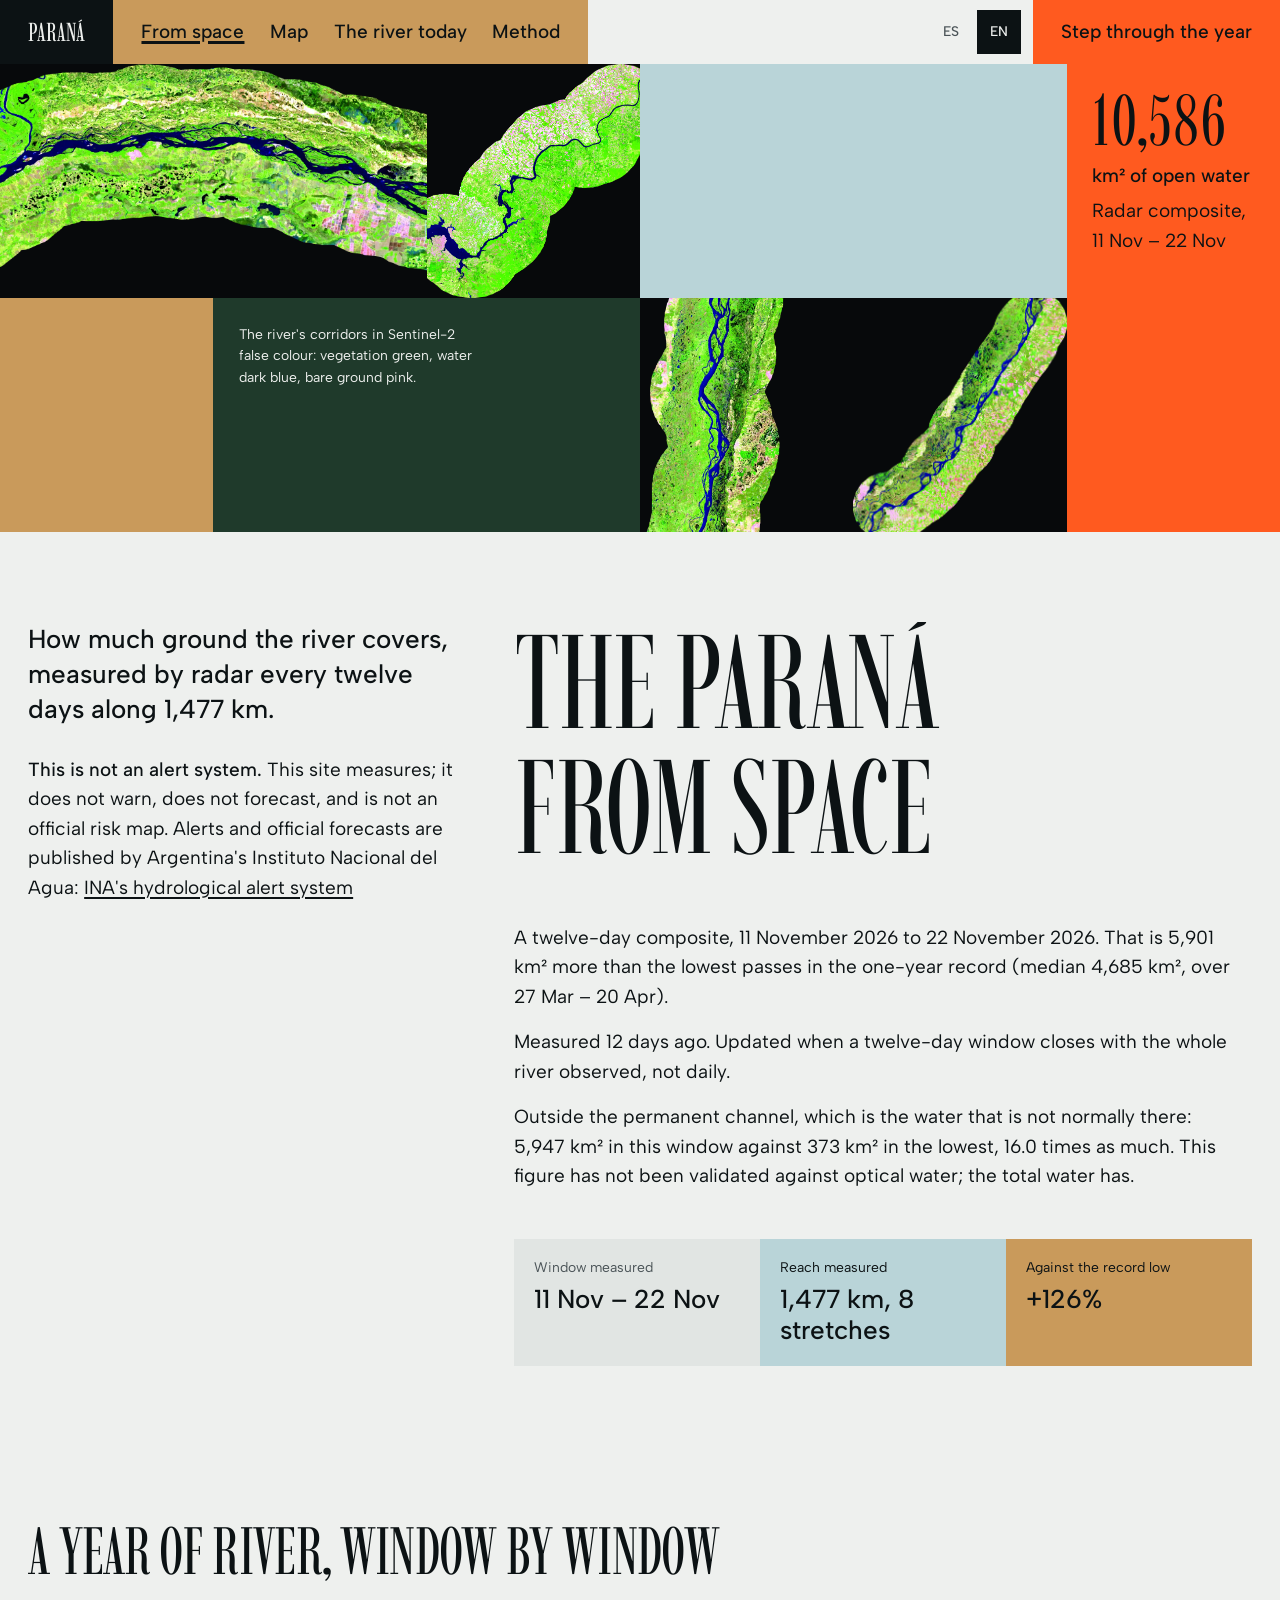
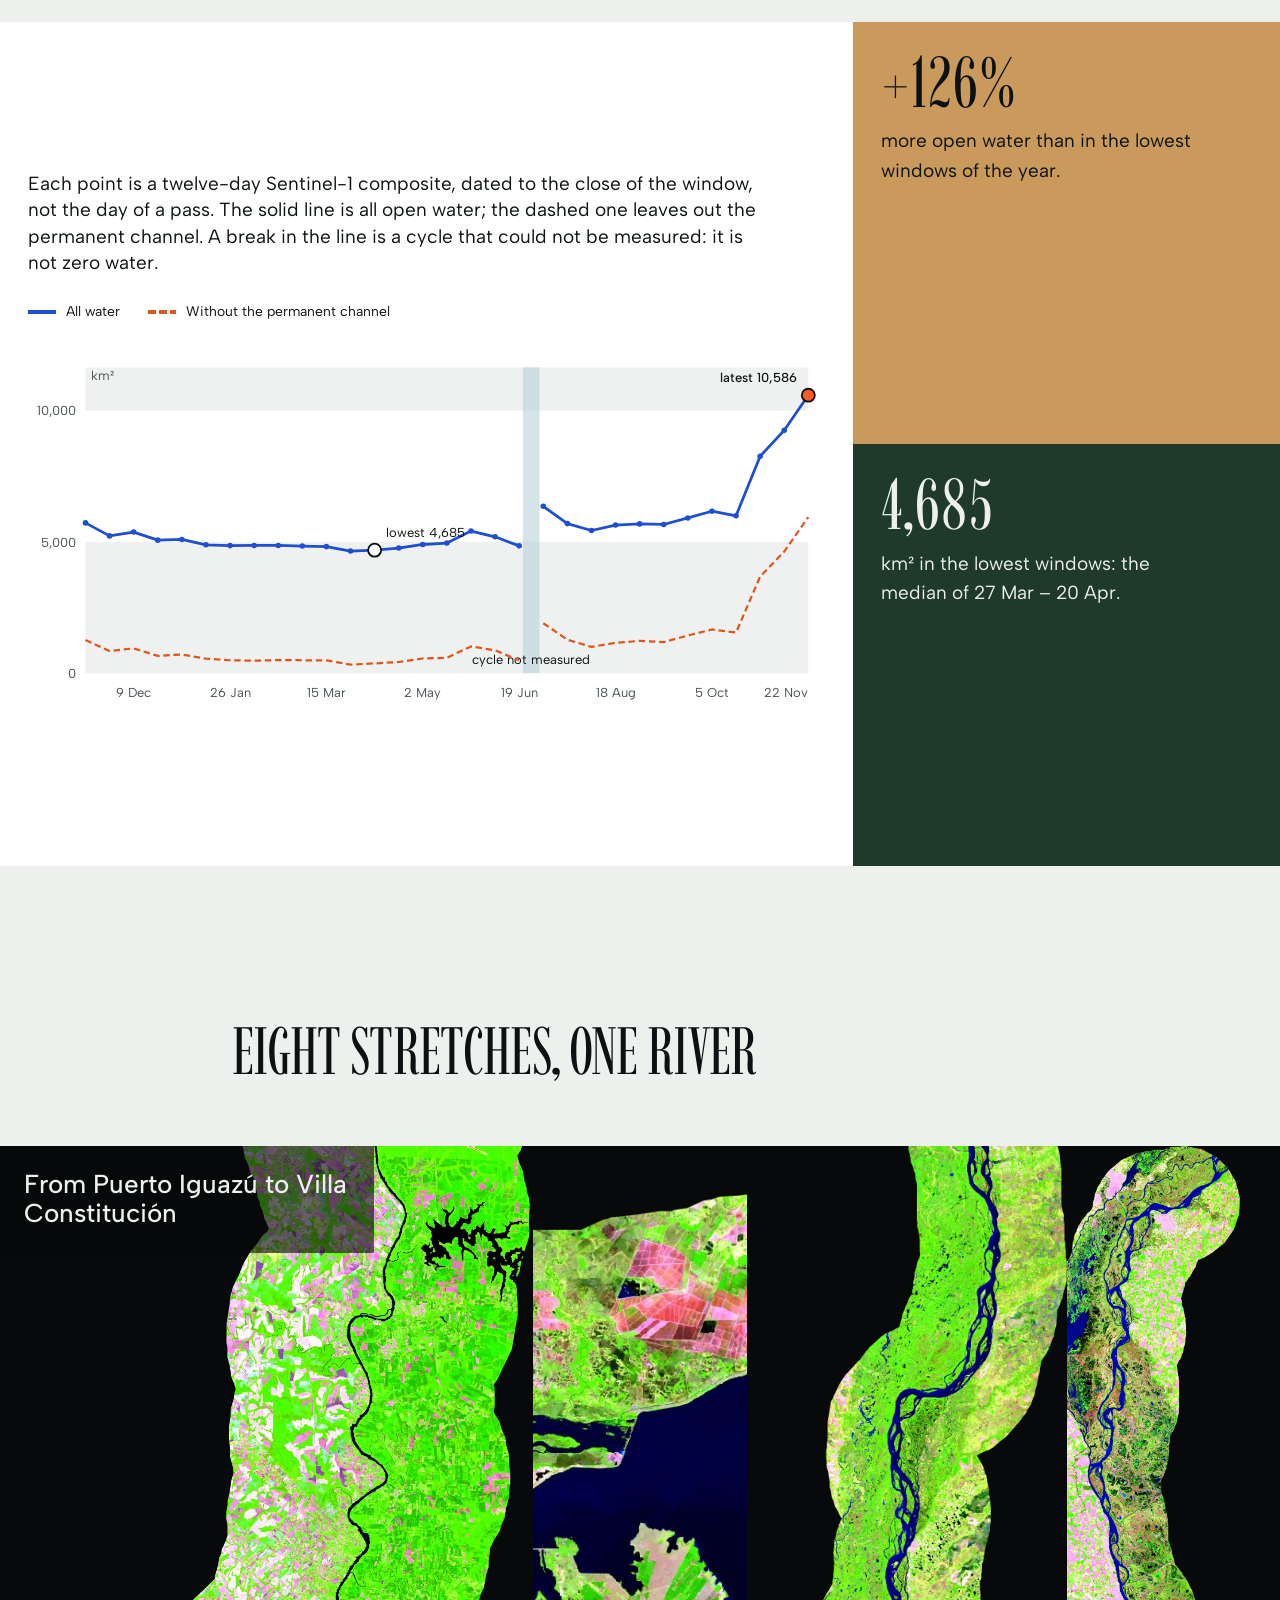
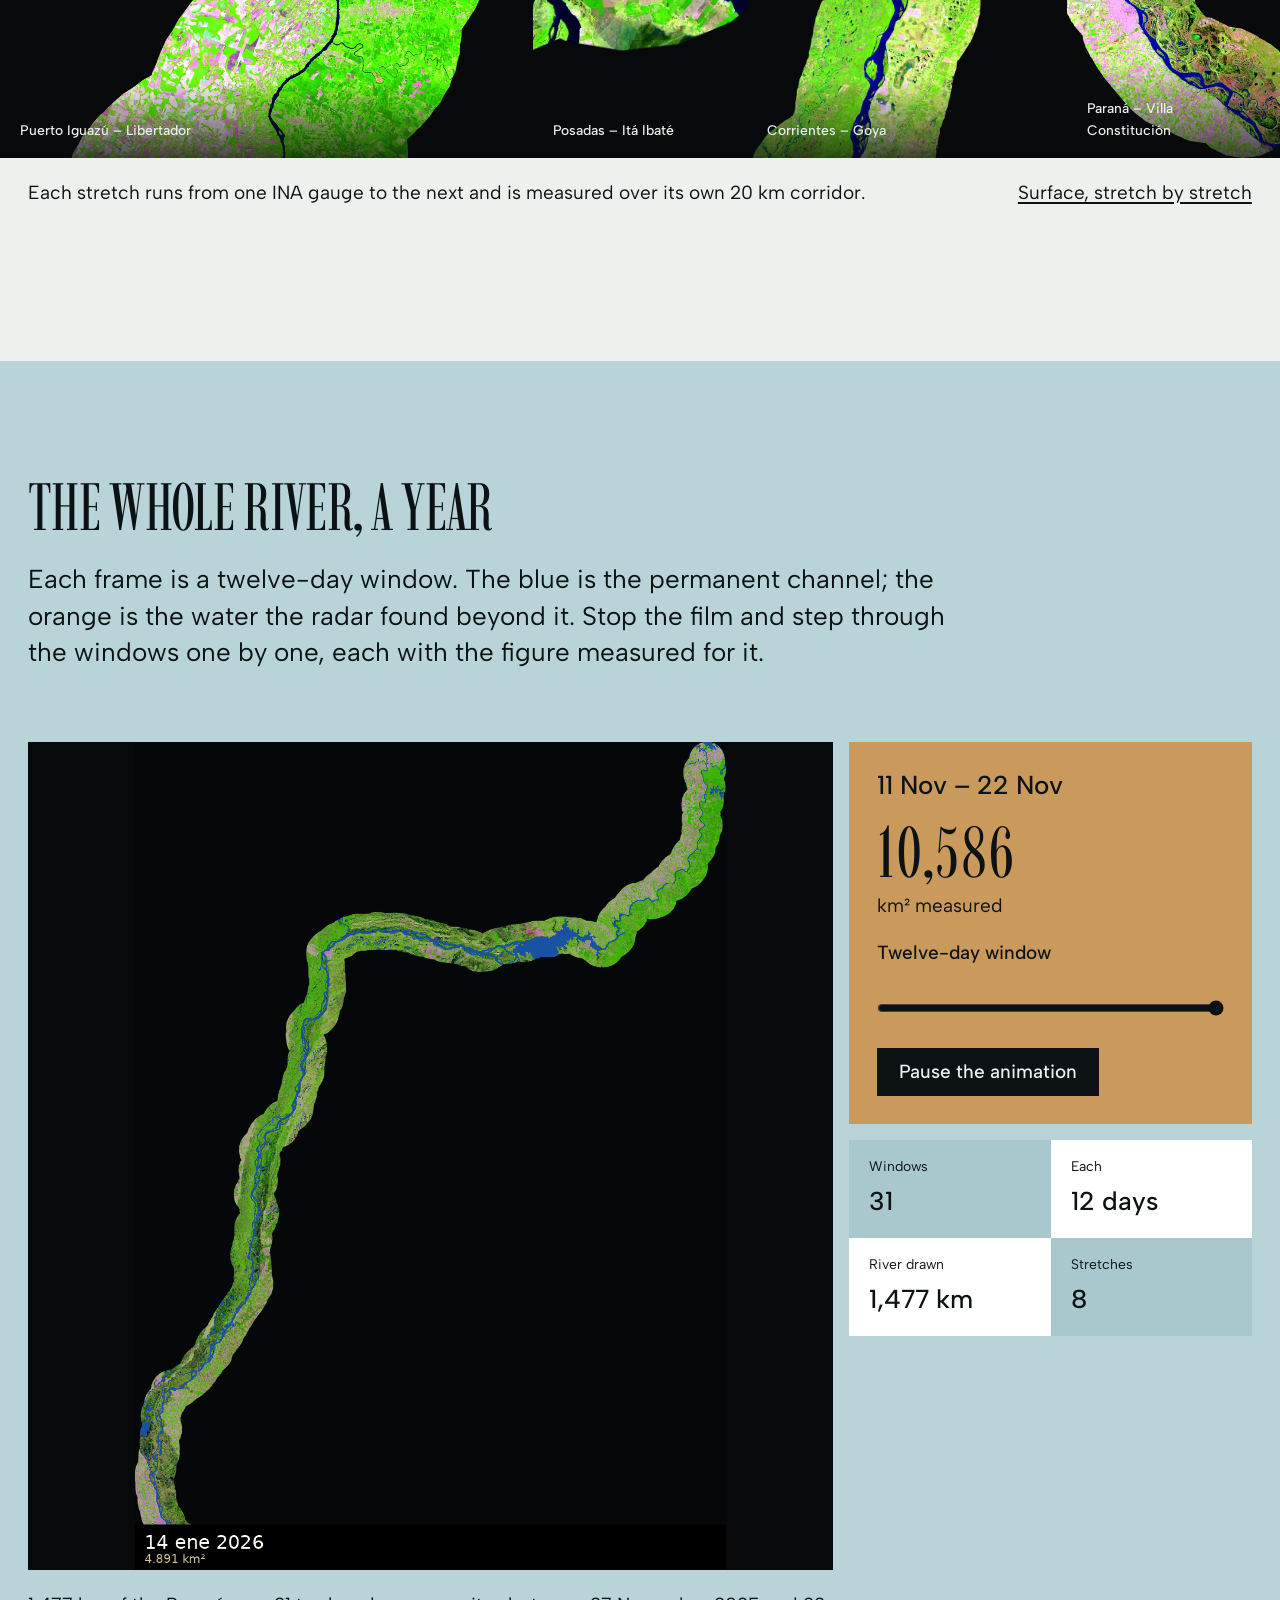
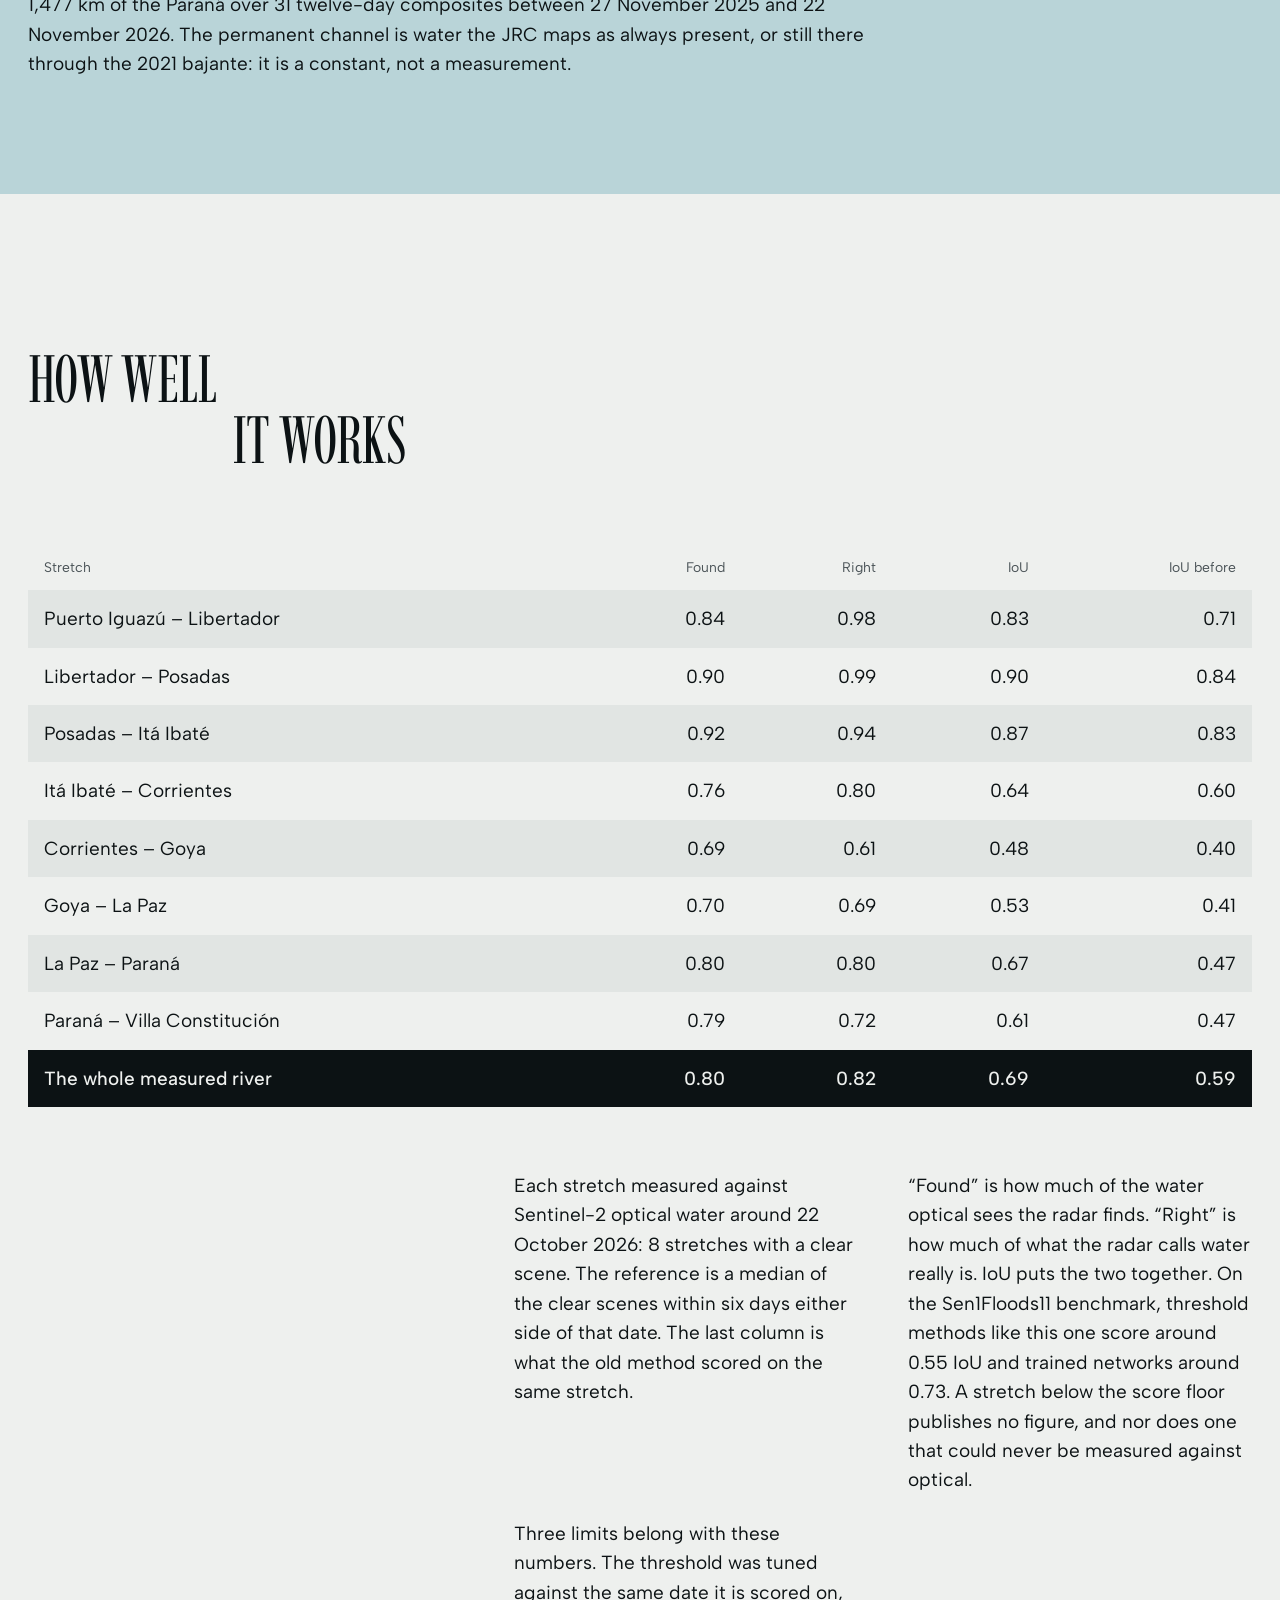
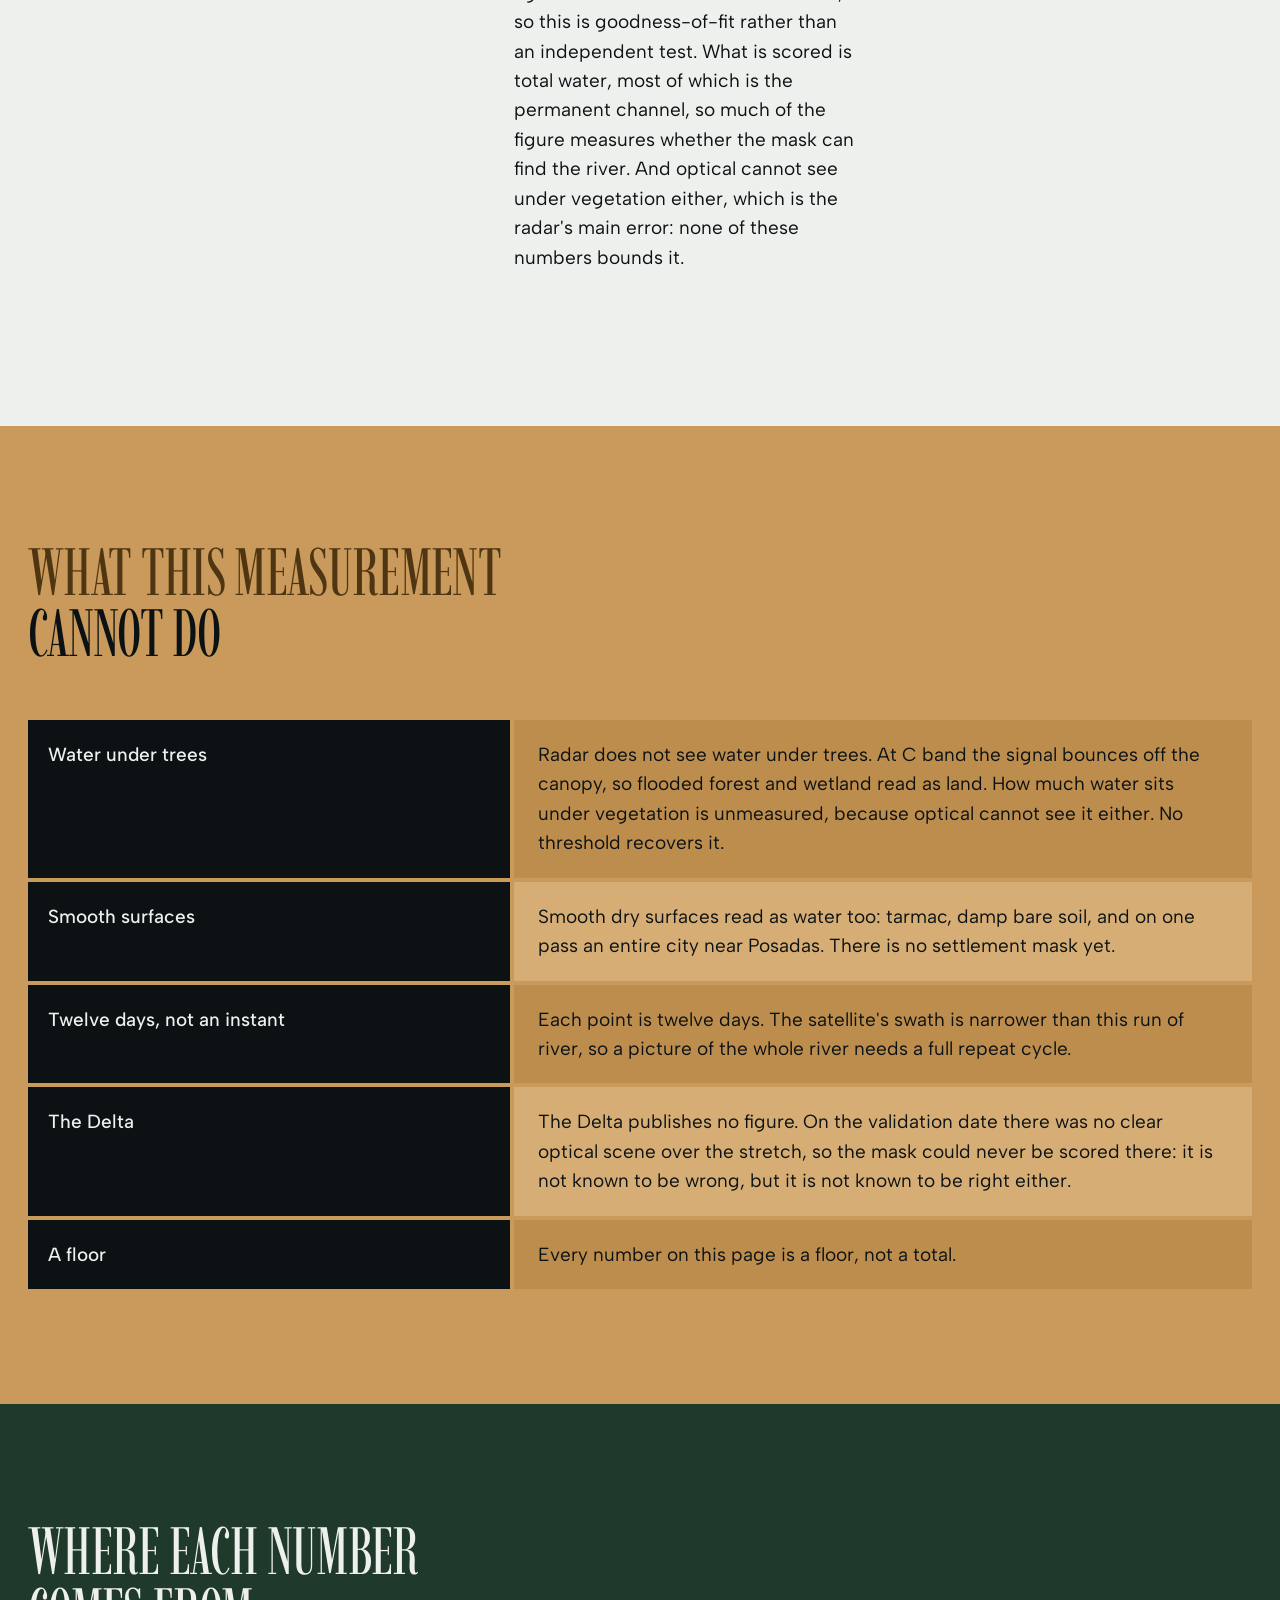
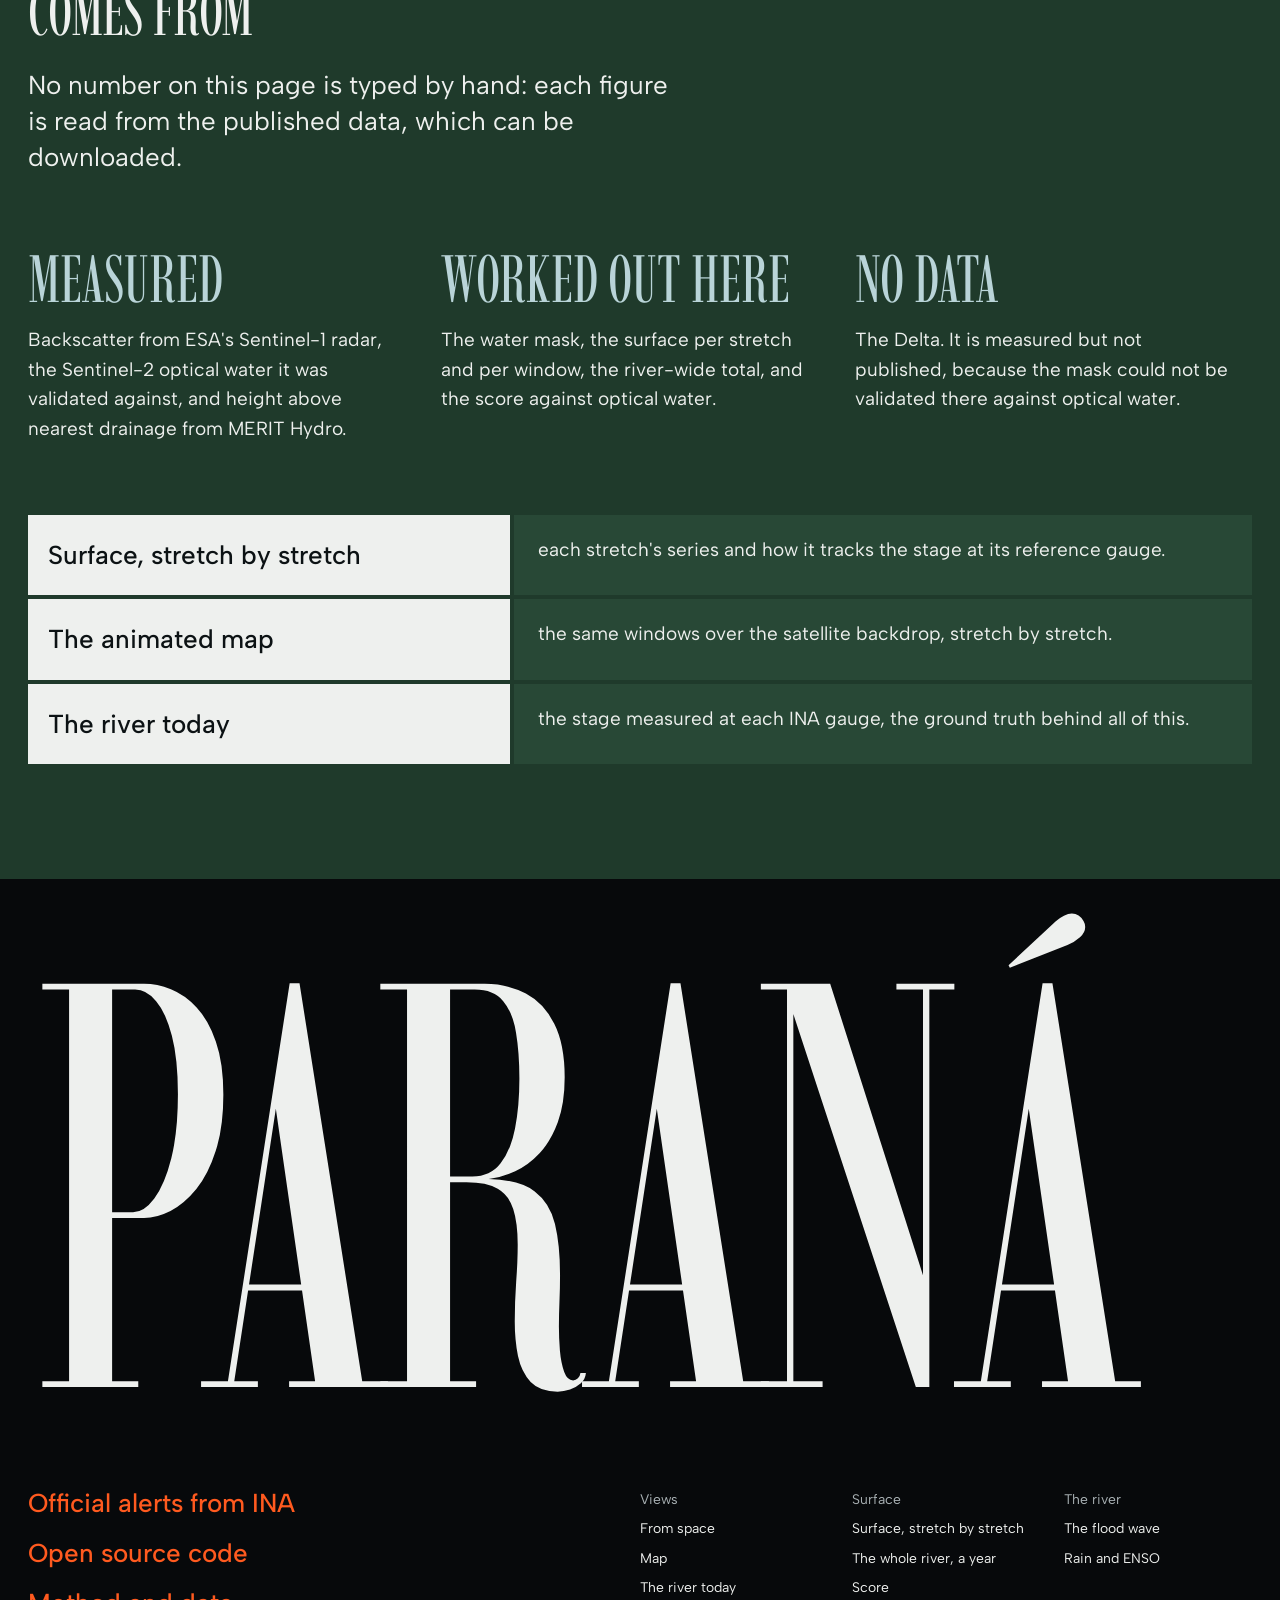
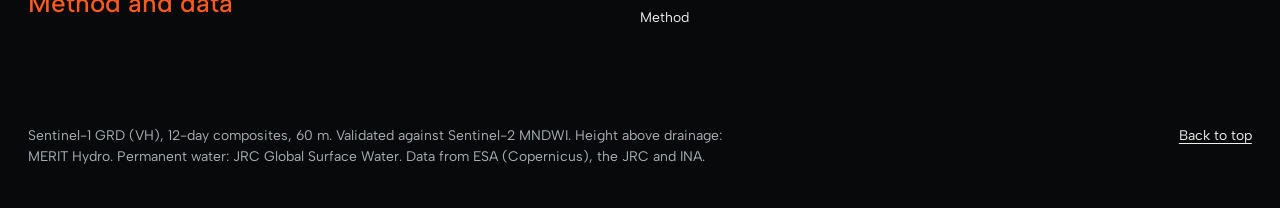
<file: site/index.html>
<!doctype html>
<html lang="es">
<head>
<meta charset="utf-8">
<meta name="viewport" content="width=device-width, initial-scale=1">
<title>El Paraná desde el espacio · Crecida del Paraná</title>
<meta name="description" content="Cuánta superficie cubre el río Paraná, medida por radar Sentinel-1 cada doce días a lo largo de 1.477 km y puntuada contra agua óptica.">
<meta name="theme-color" content="#0c1214">
<link rel="preconnect" href="https://fonts.googleapis.com">
<link rel="preconnect" href="https://fonts.gstatic.com" crossorigin>
<link href="https://fonts.googleapis.com/css2?family=Imbue:opsz,wght@10..100,400&family=Albert+Sans:wght@400;500&display=swap" rel="stylesheet">
<link rel="stylesheet" href="report.css">
<script>document.documentElement.classList.add("js");</script>
</head>
<body>
<a class="skip" href="#content" data-t="skipLink"></a>

<header class="bar">
  <a class="mark" href="index.html" data-t-aria="homeLink">Paraná</a>
  <nav class="views" data-t-aria="viewsNav">
    <a href="index.html" aria-current="page" data-t="viewSpace"></a>
    <a href="map.html" data-t="viewMap"></a>
    <a href="gauges.html" data-t="viewToday"></a>
    <a href="method.html" data-t="viewMethod"></a>
  </nav>
  <div class="langs" role="group" data-t-aria="langGroup">
    <button type="button" data-lang="es" aria-pressed="true">ES</button>
    <button type="button" data-lang="en" aria-pressed="false">EN</button>
  </div>
  <a class="btn" href="#film" data-t="ctaFilm"></a>
</header>

<main id="content" tabindex="-1">

  <!-- The masthead: the river's own corridors, as the satellite sees them in
       false colour, butted against flat fields in the river's colours. -->
  <div class="mosaic">
    <div class="cell-img cell-a">
      <img src="media/basemap/ita_ibate_corrientes.webp" width="2048" height="682"
           data-t-alt="altItaCorrientes" alt="" fetchpriority="high">
    </div>
    <div class="cell-img cell-b">
      <img src="media/basemap/libertador_posadas.webp" width="2048" height="1848"
           data-t-alt="altLibertadorPosadas" alt="">
    </div>
    <div class="cell-water" aria-hidden="true"></div>
    <div class="cell-tall">
      <div class="tile-text">
        <span><span class="tile-big fig" id="area">–</span>
              <span class="tile-unit" id="areaCap"></span>
              <span class="tile-when" id="tileWindow"></span></span>
      </div>
    </div>
    <div class="cell-silt" aria-hidden="true"></div>
    <div class="cell-green">
      <div class="tile-text"><span class="tile-note" data-t="mastNote"></span></div>
    </div>
    <div class="cell-img cell-d">
      <img src="media/basemap/goya_la_paz.webp" width="734" height="2048"
           data-t-alt="altGoyaLaPaz" alt="">
    </div>
    <div class="cell-img cell-c">
      <img src="media/basemap/la_paz_parana.webp" width="1745" height="2048"
           data-t-alt="altLaPazParana" alt="">
    </div>
  </div>

  <div class="page">
    <section class="opening" aria-labelledby="title">
      <div class="side">
        <p class="standfirst rise" data-t="subtitle"></p>
        <p class="notice rise" style="--i:1">
          <strong data-t="noticeStrong"></strong>
          <span data-t="noticeBody"></span>
          <a href="https://alerta.ina.gob.ar/" target="_blank" rel="noopener" data-t="officialLink"></a>
        </p>
      </div>
      <div>
        <h1 class="display" id="title">
          <span class="line reveal-line"><span data-t="titleA"></span></span>
          <span class="line reveal-line"><span data-t="titleB"></span></span>
        </h1>
        <div class="readout" id="headline">
          <div id="error" class="err" role="alert" hidden></div>
          <!-- Withheld, not broken: its own box, its own wording, no alert role. -->
          <p class="warn" id="riverUnavailable" hidden></p>
          <p class="say rise" id="areaNote"></p>
          <p class="say rise" id="ageNote" style="--i:1"></p>
          <p class="say rise" id="floodNote" style="--i:2" hidden></p>
          <p class="warn" id="sumWarning" hidden></p>
        </div>
        <dl class="facts rise" id="meta" style="--i:3" hidden>
          <div><dt data-t="passLabel"></dt><dd id="passWindow"></dd></div>
          <div><dt data-t="reachLabel"></dt><dd id="reach"></dd></div>
          <div><dt data-t="riseLabel"></dt><dd id="rise"></dd></div>
        </dl>
      </div>
    </section>
  </div>

  <!-- A year of river: the series, with the two figures it is read by. -->
  <section class="chapter year page" aria-labelledby="chartHeading">
    <h2 class="h2 on-axis rise" id="chartHeading" data-t="chartHeading"></h2>
    <div class="ymosaic">
      <div class="plate">
        <p class="lead rise" data-t="chartLead"></p>
        <p class="lead" id="chartEmpty" data-t="chartNone" hidden></p>
        <div class="floodkeys" id="keys" hidden>
          <span><svg width="28" height="6" aria-hidden="true"><rect y="1" width="28" height="4" fill="var(--channel)"/></svg><span data-t="keyWater"></span></span>
          <span><svg width="28" height="6" aria-hidden="true"><rect y="1" width="8" height="4" fill="var(--flood)"/><rect x="11" y="1" width="8" height="4" fill="var(--flood)"/><rect x="22" y="1" width="6" height="4" fill="var(--flood)"/></svg><span data-t="keyFlood"></span></span>
        </div>
        <div class="chartbox rise" style="--i:1">
          <svg id="chart" class="floodchart" role="img" aria-labelledby="chartTitle chartDesc">
            <title id="chartTitle"></title>
            <desc id="chartDesc"></desc>
          </svg>
        </div>
      </div>
      <div class="ftile silt rise" style="--i:2">
        <span class="fig" id="riseTile">–</span>
        <p data-t="riseCap"></p>
      </div>
      <div class="ftile green rise" style="--i:3">
        <span class="fig" id="lowTile">–</span>
        <p id="lowCap"></p>
      </div>
    </div>
  </section>

  <!-- The reaches, each in its own corridor. -->
  <section class="chapter reaches" aria-labelledby="reachesHeading">
    <h2 class="h2 rise" id="reachesHeading" data-t="reachesHeading"></h2>
    <div class="band">
      <figure class="panel">
        <img src="media/basemap/puerto_iguazu_libertador.webp" width="996" height="2048"
             loading="lazy" decoding="async" data-t-alt="altIguazuLibertador" alt="">
        <p class="panel-title" data-t="reachesTitle"></p>
        <figcaption data-t="capIguazu"></figcaption>
      </figure>
      <figure class="panel">
        <img src="media/basemap/posadas_ita_ibate.webp" width="2048" height="664"
             loading="lazy" decoding="async" data-t-alt="altPosadasIta" alt="">
        <figcaption data-t="capPosadas"></figcaption>
      </figure>
      <figure class="panel">
        <img src="media/basemap/corrientes_goya.webp" width="806" height="2048"
             loading="lazy" decoding="async" data-t-alt="altCorrientesGoya" alt="">
        <figcaption data-t="capCorrientes"></figcaption>
      </figure>
      <figure class="panel">
        <img src="media/basemap/parana_villa_constitucion.webp" width="864" height="2048"
             loading="lazy" decoding="async" data-t-alt="altParanaVilla" alt="">
        <figcaption data-t="capParana"></figcaption>
      </figure>
    </div>
    <p class="band-cap">
      <span data-t="reachesCap"></span>
      <a href="flood.html" data-t="alsoFlood"></a>
    </p>
  </section>

  <!-- The film, and the one thing a reader can do: hold any window still
       and read the figure measured for it. -->
  <section class="chapter film field field-water" id="film" aria-labelledby="loopHeading">
    <div class="head">
      <h2 class="h2 rise" id="loopHeading" data-t="loopHeading"></h2>
      <p class="lead rise" style="--i:1" data-t="filmLead"></p>
    </div>
    <div class="filmgrid">
      <figure class="screen rise">
        <img src="media/river.gif" alt="" id="loop" data-t-alt="loopAlt"
             width="999" height="1400" loading="lazy" decoding="async">
        <canvas id="loopFrame" hidden aria-hidden="true"></canvas>
        <img id="still" alt="" hidden width="999" height="1400">
      </figure>
      <div class="console">
        <div class="ctrl rise" style="--i:1">
          <span class="when" id="scrubWhen" aria-live="polite">–</span>
          <span><span class="fig" id="scrubKm">–</span>
                <span class="unit" data-t="scrubUnit"></span></span>
          <label for="scrub" data-t="scrubLabel"></label>
          <input type="range" id="scrub" min="0" max="0" value="0" step="1" disabled>
          <div class="row">
            <button type="button" id="loopToggle" class="btn ink playing"></button>
          </div>
        </div>
        <dl class="facts2 rise" style="--i:2">
          <div><dt data-t="filmFramesLabel"></dt><dd id="filmFrames">–</dd></div>
          <div><dt data-t="filmWindowLabel"></dt><dd id="filmWindow">–</dd></div>
          <div><dt data-t="filmRiverLabel"></dt><dd id="filmRiver">–</dd></div>
          <div><dt data-t="filmStretchesLabel"></dt><dd id="filmStretches">–</dd></div>
        </dl>
      </div>
    </div>
    <p class="cap" id="loopCaption"></p>
  </section>

  <!-- How good the instrument is. Published because a reader has no way
       to weigh an area figure without knowing how often the mask is right. -->
  <section class="chapter skill-sec page" aria-labelledby="skillHeading">
    <h2 class="h2 display rise" id="skillHeading">
      <span data-t="skillHeadA"></span>
      <span class="indent" data-t="skillHeadB"></span>
    </h2>
    <div class="tablewrap rise" style="--i:1">
      <table class="skill">
        <caption class="vh" data-t="skillCaption"></caption>
        <thead>
          <tr>
            <th scope="col" data-t="skillMethod"></th>
            <th scope="col" data-t="skillRecall"></th>
            <th scope="col" data-t="skillPrecision"></th>
            <th scope="col" data-t="skillIou"></th>
            <th scope="col" data-t="skillWas"></th>
          </tr>
        </thead>
        <tbody id="skillRows"></tbody>
      </table>
    </div>
    <div class="cols on-axis">
      <p class="rise" id="skillLead"></p>
      <p class="rise" style="--i:1" data-t="skillWhat"></p>
      <p class="rise" style="--i:2" data-t="skillCaveat"></p>
    </div>
  </section>

  <section class="chapter limits-sec field field-silt" aria-labelledby="limitsHeading">
    <h2 class="h2 rise" id="limitsHeading">
      <span class="soft" data-t="limitsHeadA"></span>
      <span data-t="limitsHeadB"></span>
    </h2>
    <ul class="limits">
      <li class="rise"><span class="name" data-t="limitTreesName"></span>
          <div class="text"><p data-t="limitTrees"></p></div></li>
      <li class="rise" style="--i:1"><span class="name" data-t="limitUrbanName"></span>
          <div class="text"><p data-t="limitUrban"></p></div></li>
      <li class="rise" style="--i:2"><span class="name" data-t="limitWindowName"></span>
          <div class="text"><p data-t="limitWindow"></p></div></li>
      <li class="rise" style="--i:3"><span class="name" data-t="limitDeltaName"></span>
          <div class="text"><p data-t="limitDelta"></p></div></li>
      <li class="rise" style="--i:4"><span class="name" data-t="limitFloorName"></span>
          <div class="text"><p data-t="limitFloor"></p></div></li>
    </ul>
  </section>

  <section class="prov field field-green" aria-labelledby="provHeading">
    <h2 class="h2 rise" id="provHeading" data-t="provHeading"></h2>
    <p class="lead rise" style="--i:1" data-t="provLead"></p>
    <dl class="provgrid">
      <div class="rise"><dt data-t="provMeasuredLabel"></dt><dd data-t="provMeasured"></dd></div>
      <div class="rise" style="--i:1"><dt data-t="provCalculatedLabel"></dt><dd data-t="provCalculated"></dd></div>
      <div class="rise" style="--i:2"><dt data-t="provMissingLabel"></dt><dd data-t="provMissing"></dd></div>
    </dl>
    <h3 class="vh" data-t="alsoHeading"></h3>
    <ul class="also">
      <li class="rise"><a href="flood.html" data-t="alsoFlood"></a>
          <span data-t="alsoFloodWhy"></span></li>
      <li class="rise" style="--i:1"><a href="map.html" data-t="alsoMap"></a>
          <span data-t="alsoMapWhy"></span></li>
      <li class="rise" style="--i:2"><a href="gauges.html" data-t="alsoGauges"></a>
          <span data-t="alsoGaugesWhy"></span></li>
    </ul>
  </section>
</main>

<footer class="close">
  <p class="wordmark" aria-hidden="true">Paraná</p>
  <div class="row1">
    <ul class="places">
      <li><a href="https://alerta.ina.gob.ar/" target="_blank" rel="noopener" data-t="placeAlert"></a></li>
      <li><a href="https://github.com/ammarmahfoud90/parana-crecida" target="_blank" rel="noopener" data-t="placeCode"></a></li>
      <li><a href="method.html" data-t="placeData"></a></li>
    </ul>
    <div class="linkcols">
      <ul>
        <li class="lh" data-t="colViews"></li>
        <li><a href="index.html" data-t="viewSpace"></a></li>
        <li><a href="map.html" data-t="viewMap"></a></li>
        <li><a href="gauges.html" data-t="viewToday"></a></li>
        <li><a href="method.html" data-t="viewMethod"></a></li>
      </ul>
      <ul>
        <li class="lh" data-t="colSurface"></li>
        <li><a href="flood.html" data-t="alsoFlood"></a></li>
        <li><a href="#film" data-t="loopHeading"></a></li>
        <li><a href="#skillHeading" data-t="colSkill"></a></li>
      </ul>
      <ul>
        <li class="lh" data-t="colRiver"></li>
        <li><a href="wave.html" data-t="colWave"></a></li>
        <li><a href="drivers.html" data-t="colDrivers"></a></li>
      </ul>
    </div>
  </div>
  <div class="legal">
    <p><span data-t="method"></span> <span data-t="credits"></span></p>
    <a href="#content" data-t="backTop"></a>
  </div>
</footer>

<script>
"use strict";

const T = {
  es: {
    chartLow: "mínimo",
    chartNow: "último",
    htmlLang: "es", locale: "es-AR",
    title: "El Paraná desde el espacio",
    titleA: "El Paraná",
    titleB: "desde el espacio",
    subtitle: "Cuánta superficie cubre el río, medida por radar cada doce días a lo largo de 1.477 km.",
    langGroup: "Idioma", viewsNav: "Vistas", homeLink: "Inicio",
    skipLink: "Saltar al contenido",
    ctaFilm: "Recorrer el año",
    viewSpace: "Desde el espacio",
    viewMap: "Mapa",
    viewToday: "El río hoy",
    viewMethod: "Método",
    noticeStrong: "Esto no es un sistema de alerta.",
    noticeBody: "Este sitio mide; no avisa, no pronostica y no es un mapa oficial de riesgo. Las alertas y los pronósticos oficiales los publica el Instituto Nacional del Agua:",
    officialLink: "Sistema de Alerta Hidrológico del INA",
    mastNote: "Corredores del río en falso color Sentinel-2: vegetación en verde, agua en azul oscuro, suelo desnudo en rosa.",

    riverUnavailable: "La cifra del río entero no se está publicando: se mide una sola vez sobre la unión de los corredores, que se superponen, y esa medición todavía no está hecha. Los tramos sí: cada uno se mide sobre su propio corredor.",
    areaCap: "km² de agua abierta",
    tileWindow: (from_, to) => `Compuesto de radar, ${from_} – ${to}`,
    areaNote: (from_, to, extra, low, lowDays, many) =>
      `Compuesto de doce días del ${from_} al ${to}. Son ${extra} km² más que en ` +
      (many
        ? `las pasadas más bajas del registro de un año (mediana ${low} km², sobre ${lowDays}).`
        : `la pasada más baja del registro de un año (${low} km², ${lowDays}).`),
    floodNote: (now, low, times) =>
      `Fuera del cauce permanente, que es el agua que normalmente no está ahí: ` +
      `${now} km² en esta ventana contra ${low} km² en las más bajas, ${times} veces más. ` +
      `Esta cifra no fue validada contra agua óptica; sí lo fue el agua total.`,
    areaNoteFlat: (from_, to) =>
      `Compuesto de doce días del ${from_} al ${to}.`,
    ageNote: (n) =>
      n <= 1 ? "Medición de ayer." :
      `Medido hace ${n} días. Se actualiza cuando cierra una ventana de doce días ` +
      `con el río observado completo, no a diario.`,
    passLabel: "Ventana medida",
    reachLabel: "Tramo medido",
    riseLabel: "Contra el mínimo del registro",
    windowValue: (from_, to) => `${from_} – ${to}`,
    reachValue: (km, n) => `${km} km, ${n} tramos`,
    sumWarning: "Esta cifra suma tramos cuyos corredores se superponen, así que cuenta dos veces el agua cercana a cada estación. La medición sobre la unión de los corredores la reemplaza en cuanto esté hecha.",

    chartHeading: "Un año de río, ventana por ventana",
    chartLead: "Cada punto es un compuesto de doce días del radar Sentinel-1, fechado al cierre de la ventana, no el día de una pasada. La línea llena es toda el agua abierta; la punteada deja afuera el cauce permanente. Un corte en la línea es un ciclo que no se pudo medir: no es agua cero.",
    chartGap: "ciclo sin medición",
    chartNone: "No hay serie del río entero para graficar mientras la cifra del río entero no se publique. Cada tramo sigue teniendo la suya, en «Superficie, tramo por tramo».",
    chartTitle: "Superficie de agua del río Paraná por ventana de doce días",
    chartDesc: (first, last, lo, hi, gaps) =>
      `Serie de superficie de agua entre ${first} y ${last}, un punto por ventana ` +
      `de doce días. El valor más bajo es ${lo} km² y el más alto ${hi} km².` +
      (gaps ? ` ${gaps} ciclo(s) no se pudieron medir y faltan en la serie; ` +
              `la línea se corta ahí.` : ""),
    keyWater: "Toda el agua", keyFlood: "Sin el cauce permanente",
    axisKm2: "km²",
    riseCap: "más agua abierta que en las ventanas más bajas del año.",
    lowCap: (days) => `km² en las ventanas más bajas: la mediana de ${days}.`,

    reachesHeading: "Ocho tramos, un río",
    reachesTitle: "De Puerto Iguazú a Villa Constitución",
    reachesCap: "Cada tramo va de una estación del INA a la siguiente y se mide sobre su propio corredor de 20 km.",
    capIguazu: "Puerto Iguazú – Libertador",
    capPosadas: "Posadas – Itá Ibaté",
    capCorrientes: "Corrientes – Goya",
    capParana: "Paraná – Villa Constitución",
    altItaCorrientes: "Imagen satelital en falso color del Paraná entre Itá Ibaté y Corrientes: el cauce azul oscuro entre islas y campos verdes.",
    altLibertadorPosadas: "Imagen satelital en falso color del Paraná entre Libertador y Posadas.",
    altGoyaLaPaz: "Imagen satelital en falso color del Paraná entre Goya y La Paz.",
    altLaPazParana: "Imagen satelital en falso color del Paraná entre La Paz y Paraná.",
    altIguazuLibertador: "Imagen satelital en falso color del Alto Paraná entre Puerto Iguazú y Libertador, encajonado entre selva.",
    altPosadasIta: "Imagen satelital en falso color del Paraná entre Posadas e Itá Ibaté, con el embalse de Yacyretá.",
    altCorrientesGoya: "Imagen satelital en falso color del Paraná entre Corrientes y Goya, trenzado en muchos brazos.",
    altParanaVilla: "Imagen satelital en falso color del Paraná entre la ciudad de Paraná y Villa Constitución.",

    loopHeading: "El río entero, un año",
    filmLead: "Cada cuadro es una ventana de doce días. El azul es el cauce permanente; el naranja, el agua que el radar encontró más allá de él. Detené la animación y recorré las ventanas una por una, cada una con la cifra medida para ella.",
    loopCaption: (km, n, first, last) =>
      `${km} km de Paraná en ${n} compuestos de doce días entre ${first} y ${last}. ` +
      `El cauce permanente es agua que el JRC mapea como siempre presente, o que ` +
      `seguía ahí en la bajante de 2021: es una constante, no una medición.`,
    loopCaptionFlat: "El río entero, una ventana de doce días por cuadro. El azul es el cauce permanente; el naranja es el agua medida más allá de él.",
    loopAlt: "Animación del río Paraná desde Puerto Iguazú hasta Villa Constitución, un cuadro cada doce días a lo largo de un año. El cauce permanente en azul y el agua detectada por radar en naranja.",
    stillAlt: (when) => `El río Paraná en la ventana ${when}: cauce permanente en azul, agua detectada más allá de él en naranja.`,
    playLoop: "Reproducir la animación", pauseLoop: "Pausar la animación",
    scrubLabel: "Ventana de doce días",
    scrubUnit: "km² medidos",
    scrubNone: "sin cifra",
    scrubValue: (when, km) => km ? `${when}, ${km} km²` : when,
    filmFramesLabel: "Ventanas", filmWindowLabel: "Cada una",
    filmRiverLabel: "Río dibujado", filmStretchesLabel: "Tramos",
    filmWindowValue: (n) => `${n} días`,
    filmRiverValue: (km) => `${km} km`,

    skillHeading: "Qué tan bien funciona la medición",
    skillHeadA: "Qué tan bien",
    skillHeadB: "funciona",
    skillLead: (against, n) =>
      `Cada tramo medido contra agua óptica de Sentinel-2 alrededor del ${against}: ${n} ` +
      `tramos con escena limpia. La referencia es una mediana de las escenas limpias ` +
      `dentro de seis días a cada lado de esa fecha. La última columna es lo que daba ` +
      `el método anterior en el mismo tramo.`,
    skillCaveat: "Tres límites van con estos números. El umbral se ajustó contra la misma fecha contra la que se lo puntúa, así que esto es qué tan bien ajusta y no una prueba independiente. Se puntúa el agua total, de la cual el cauce permanente es la mayor parte, así que buena parte de la cifra mide si la máscara encuentra el río. Y el óptico tampoco ve bajo la vegetación, que es el error principal del radar: ninguno de estos números lo acota.",
    skillCaption: "Puntaje de la máscara de agua por radar contra agua óptica, por tramo",
    skillMethod: "Tramo", skillRecall: "Hallada", skillPrecision: "Acertada", skillIou: "IoU",
    skillWas: "IoU antes", skillWhole: "Todo el río medido",
    skillWhat: "«Hallada» es cuánta del agua que el óptico ve encuentra el radar. «Acertada» es cuánto de lo que el radar llama agua realmente lo es. El IoU junta las dos. En el banco de pruebas Sen1Floods11 los métodos de umbral como este rondan un IoU de 0,55 y las redes entrenadas 0,73. Un tramo que no llega al piso de puntaje no publica cifra, y tampoco uno que nunca se pudo medir contra el óptico.",

    limitsHeading: "Lo que esta medición no puede hacer",
    limitsHeadA: "Lo que esta medición",
    limitsHeadB: "no puede hacer",
    limitTreesName: "Agua bajo los árboles",
    limitUrbanName: "Superficies lisas",
    limitWindowName: "Doce días, no un instante",
    limitDeltaName: "El Delta",
    limitFloorName: "Un piso",
    limitTrees: "El radar no ve el agua bajo los árboles. En banda C la señal rebota en la copa, así que el monte y el humedal inundados se leen como tierra. Cuánta agua hay bajo la vegetación no está medido, porque el óptico tampoco la ve. Ningún umbral la recupera.",
    limitWindow: "Cada punto son doce días. La franja que ve el satélite es más angosta que este tramo de río, así que una imagen del río entero necesita una vuelta completa.",
    limitDelta: "El Delta no publica número. En la fecha de validación no hubo escena óptica limpia sobre el tramo, así que la máscara nunca se pudo puntuar ahí: no se sabe que esté mal, pero tampoco que esté bien.",
    limitUrban: "Las superficies lisas y secas también se leen como agua: asfalto, suelo desnudo húmedo y, en una pasada, una ciudad entera cerca de Posadas. No hay máscara de zonas urbanas todavía.",
    limitFloor: "Todos los números de esta página son un piso, no un total.",

    alsoHeading: "Más sobre la superficie de agua",
    alsoFlood: "Superficie, tramo por tramo",
    alsoFloodWhy: "la serie de cada tramo y su relación con la altura en la estación de referencia.",
    alsoMap: "El mapa animado",
    alsoMapWhy: "las mismas ventanas sobre el fondo satelital, tramo por tramo.",
    alsoGauges: "El río hoy",
    alsoGaugesWhy: "la altura medida en cada estación del INA, la verdad de terreno detrás de todo esto.",

    provHeading: "De dónde sale cada número",
    provLead: "Nada en esta página es un número escrito a mano: cada cifra se lee de los datos publicados, que se pueden descargar.",
    provMeasuredLabel: "Medido", provCalculatedLabel: "Calculado acá", provMissingLabel: "Sin dato",
    provMeasured: "La retrodispersión del radar Sentinel-1 de la ESA, el agua óptica de Sentinel-2 contra la que se validó, y la altura sobre el drenaje más cercano de MERIT Hydro.",
    provCalculated: "La máscara de agua, la superficie por tramo y por ventana, el total del río y el puntaje contra el agua óptica.",
    provMissing: "El Delta. Está medido pero no publicado, porque la máscara no se pudo validar ahí contra agua óptica.",

    placeAlert: "Alertas oficiales del INA",
    placeCode: "Código abierto",
    placeData: "Método y datos",
    colViews: "Vistas", colSurface: "Superficie", colRiver: "El río",
    colSkill: "Puntaje", colWave: "La onda de crecida", colDrivers: "Lluvia y ENSO",
    backTop: "Volver arriba",
    method: "Sentinel-1 GRD (VH), compuestos de 12 días, 60 m. Validado contra Sentinel-2 MNDWI. Altura sobre el drenaje: MERIT Hydro. Agua permanente: JRC Global Surface Water.",
    credits: "Datos de la ESA (Copernicus), el JRC y el INA.",
  },
  en: {
    chartLow: "lowest",
    chartNow: "latest",
    htmlLang: "en", locale: "en-GB",
    title: "The Paraná from space",
    titleA: "The Paraná",
    titleB: "from space",
    subtitle: "How much ground the river covers, measured by radar every twelve days along 1,477 km.",
    langGroup: "Language", viewsNav: "Views", homeLink: "Home",
    skipLink: "Skip to content",
    ctaFilm: "Step through the year",
    viewSpace: "From space",
    viewMap: "Map",
    viewToday: "The river today",
    viewMethod: "Method",
    noticeStrong: "This is not an alert system.",
    noticeBody: "This site measures; it does not warn, does not forecast, and is not an official risk map. Alerts and official forecasts are published by Argentina's Instituto Nacional del Agua:",
    officialLink: "INA's hydrological alert system",
    mastNote: "The river's corridors in Sentinel-2 false colour: vegetation green, water dark blue, bare ground pink.",

    riverUnavailable: "The whole-river figure is not being published: it is measured once over the union of the corridors, which overlap, and that measurement has not been made yet. The stretches are unaffected: each is measured over its own corridor.",
    areaCap: "km² of open water",
    tileWindow: (from_, to) => `Radar composite, ${from_} – ${to}`,
    areaNote: (from_, to, extra, low, lowDays, many) =>
      `A twelve-day composite, ${from_} to ${to}. That is ${extra} km² more than the ` +
      (many
        ? `lowest passes in the one-year record (median ${low} km², over ${lowDays}).`
        : `lowest pass in the one-year record (${low} km², ${lowDays}).`),
    floodNote: (now, low, times) =>
      `Outside the permanent channel, which is the water that is not normally ` +
      `there: ${now} km² in this window against ${low} km² in the lowest, ` +
      `${times} times as much. This figure has not been validated against optical ` +
      `water; the total water has.`,
    areaNoteFlat: (from_, to) =>
      `A twelve-day composite, ${from_} to ${to}.`,
    ageNote: (n) =>
      n <= 1 ? "Measured yesterday." :
      `Measured ${n} days ago. Updated when a twelve-day window closes with the ` +
      `whole river observed, not daily.`,
    passLabel: "Window measured",
    reachLabel: "Reach measured",
    riseLabel: "Against the record low",
    windowValue: (from_, to) => `${from_} – ${to}`,
    reachValue: (km, n) => `${km} km, ${n} stretches`,
    sumWarning: "This figure adds up stretches whose corridors overlap, so it counts the water near each gauge twice. The measurement over the dissolved corridor union replaces it as soon as it has been made.",

    chartHeading: "A year of river, window by window",
    chartLead: "Each point is a twelve-day Sentinel-1 composite, dated to the close of the window, not the day of a pass. The solid line is all open water; the dashed one leaves out the permanent channel. A break in the line is a cycle that could not be measured: it is not zero water.",
    chartGap: "cycle not measured",
    chartNone: "There is no whole-river series to chart while the whole-river figure is withheld. Each stretch still has its own, under “Surface, stretch by stretch”.",
    chartTitle: "Water surface of the Paraná by twelve-day window",
    chartDesc: (first, last, lo, hi, gaps) =>
      `Water surface from ${first} to ${last}, one point per twelve-day window. ` +
      `The lowest value is ${lo} km² and the highest ${hi} km².` +
      (gaps ? ` ${gaps} cycle(s) could not be measured and are absent from the ` +
              `series; the line breaks there.` : ""),
    keyWater: "All water", keyFlood: "Without the permanent channel",
    axisKm2: "km²",
    riseCap: "more open water than in the lowest windows of the year.",
    lowCap: (days) => `km² in the lowest windows: the median of ${days}.`,

    reachesHeading: "Eight stretches, one river",
    reachesTitle: "From Puerto Iguazú to Villa Constitución",
    reachesCap: "Each stretch runs from one INA gauge to the next and is measured over its own 20 km corridor.",
    capIguazu: "Puerto Iguazú – Libertador",
    capPosadas: "Posadas – Itá Ibaté",
    capCorrientes: "Corrientes – Goya",
    capParana: "Paraná – Villa Constitución",
    altItaCorrientes: "False-colour satellite image of the Paraná between Itá Ibaté and Corrientes: the dark blue channel among green islands and fields.",
    altLibertadorPosadas: "False-colour satellite image of the Paraná between Libertador and Posadas.",
    altGoyaLaPaz: "False-colour satellite image of the Paraná between Goya and La Paz.",
    altLaPazParana: "False-colour satellite image of the Paraná between La Paz and Paraná.",
    altIguazuLibertador: "False-colour satellite image of the upper Paraná between Puerto Iguazú and Libertador, cut through forest.",
    altPosadasIta: "False-colour satellite image of the Paraná between Posadas and Itá Ibaté, with the Yacyretá reservoir.",
    altCorrientesGoya: "False-colour satellite image of the Paraná between Corrientes and Goya, braided into many arms.",
    altParanaVilla: "False-colour satellite image of the Paraná between the city of Paraná and Villa Constitución.",

    loopHeading: "The whole river, a year",
    filmLead: "Each frame is a twelve-day window. The blue is the permanent channel; the orange is the water the radar found beyond it. Stop the film and step through the windows one by one, each with the figure measured for it.",
    loopCaption: (km, n, first, last) =>
      `${km} km of the Paraná over ${n} twelve-day composites between ${first} and ${last}. ` +
      `The permanent channel is water the JRC maps as always present, or still there ` +
      `through the 2021 bajante: it is a constant, not a measurement.`,
    loopCaptionFlat: "The whole river, one twelve-day window per frame. The blue is the permanent channel; the orange is the water measured beyond it.",
    loopAlt: "Animation of the Paraná from Puerto Iguazú to Villa Constitución, one frame every twelve days across a year. The permanent channel in blue and radar-detected water in orange.",
    stillAlt: (when) => `The Paraná in the window ${when}: permanent channel in blue, water detected beyond it in orange.`,
    playLoop: "Play the animation", pauseLoop: "Pause the animation",
    scrubLabel: "Twelve-day window",
    scrubUnit: "km² measured",
    scrubNone: "no figure",
    scrubValue: (when, km) => km ? `${when}, ${km} km²` : when,
    filmFramesLabel: "Windows", filmWindowLabel: "Each",
    filmRiverLabel: "River drawn", filmStretchesLabel: "Stretches",
    filmWindowValue: (n) => `${n} days`,
    filmRiverValue: (km) => `${km} km`,

    skillHeading: "How well the measurement works",
    skillHeadA: "How well",
    skillHeadB: "it works",
    skillLead: (against, n) =>
      `Each stretch measured against Sentinel-2 optical water around ${against}: ${n} ` +
      `stretches with a clear scene. The reference is a median of the clear scenes ` +
      `within six days either side of that date. The last column is what the old ` +
      `method scored on the same stretch.`,
    skillCaveat: "Three limits belong with these numbers. The threshold was tuned against the same date it is scored on, so this is goodness-of-fit rather than an independent test. What is scored is total water, most of which is the permanent channel, so much of the figure measures whether the mask can find the river. And optical cannot see under vegetation either, which is the radar's main error: none of these numbers bounds it.",
    skillCaption: "Score of the radar water mask against optical water, by stretch",
    skillMethod: "Stretch", skillRecall: "Found", skillPrecision: "Right", skillIou: "IoU",
    skillWas: "IoU before", skillWhole: "The whole measured river",
    skillWhat: "“Found” is how much of the water optical sees the radar finds. “Right” is how much of what the radar calls water really is. IoU puts the two together. On the Sen1Floods11 benchmark, threshold methods like this one score around 0.55 IoU and trained networks around 0.73. A stretch below the score floor publishes no figure, and nor does one that could never be measured against optical.",

    limitsHeading: "What this measurement cannot do",
    limitsHeadA: "What this measurement",
    limitsHeadB: "cannot do",
    limitTreesName: "Water under trees",
    limitUrbanName: "Smooth surfaces",
    limitWindowName: "Twelve days, not an instant",
    limitDeltaName: "The Delta",
    limitFloorName: "A floor",
    limitTrees: "Radar does not see water under trees. At C band the signal bounces off the canopy, so flooded forest and wetland read as land. How much water sits under vegetation is unmeasured, because optical cannot see it either. No threshold recovers it.",
    limitWindow: "Each point is twelve days. The satellite's swath is narrower than this run of river, so a picture of the whole river needs a full repeat cycle.",
    limitDelta: "The Delta publishes no figure. On the validation date there was no clear optical scene over the stretch, so the mask could never be scored there: it is not known to be wrong, but it is not known to be right either.",
    limitUrban: "Smooth dry surfaces read as water too: tarmac, damp bare soil, and on one pass an entire city near Posadas. There is no settlement mask yet.",
    limitFloor: "Every number on this page is a floor, not a total.",

    alsoHeading: "More on the water surface",
    alsoFlood: "Surface, stretch by stretch",
    alsoFloodWhy: "each stretch's series and how it tracks the stage at its reference gauge.",
    alsoMap: "The animated map",
    alsoMapWhy: "the same windows over the satellite backdrop, stretch by stretch.",
    alsoGauges: "The river today",
    alsoGaugesWhy: "the stage measured at each INA gauge, the ground truth behind all of this.",

    provHeading: "Where each number comes from",
    provLead: "No number on this page is typed by hand: each figure is read from the published data, which can be downloaded.",
    provMeasuredLabel: "Measured", provCalculatedLabel: "Worked out here", provMissingLabel: "No data",
    provMeasured: "Backscatter from ESA's Sentinel-1 radar, the Sentinel-2 optical water it was validated against, and height above nearest drainage from MERIT Hydro.",
    provCalculated: "The water mask, the surface per stretch and per window, the river-wide total, and the score against optical water.",
    provMissing: "The Delta. It is measured but not published, because the mask could not be validated there against optical water.",

    placeAlert: "Official alerts from INA",
    placeCode: "Open source code",
    placeData: "Method and data",
    colViews: "Views", colSurface: "Surface", colRiver: "The river",
    colSkill: "Score", colWave: "The flood wave", colDrivers: "Rain and ENSO",
    backTop: "Back to top",
    method: "Sentinel-1 GRD (VH), 12-day composites, 60 m. Validated against Sentinel-2 MNDWI. Height above drainage: MERIT Hydro. Permanent water: JRC Global Surface Water.",
    credits: "Data from ESA (Copernicus), the JRC and INA.",
  },
};

const SVG = "http://www.w3.org/2000/svg";
let lang = "es";
let payload = null;
let film = null;

function pickLang() {
  let saved = null;
  try { saved = localStorage.getItem("crecida.lang"); } catch (e) { /* private mode */ }
  if (saved === "es" || saved === "en") return saved;
  return (navigator.language || "es").toLowerCase().startsWith("en") ? "en" : "es";
}

function setLang(next) {
  lang = next;
  try { localStorage.setItem("crecida.lang", next); } catch (e) { /* ignore */ }
  const t = T[lang];
  document.documentElement.lang = t.htmlLang;
  document.title = `${t.title} · ${lang === "es" ? "Crecida del Paraná" : "Paraná flood tracker"}`;
  for (const node of document.querySelectorAll("[data-t]")) {
    const v = t[node.dataset.t];
    if (typeof v === "string") node.textContent = v;
  }
  for (const node of document.querySelectorAll("[data-t-aria]")) {
    node.setAttribute("aria-label", t[node.dataset.tAria] || "");
  }
  for (const node of document.querySelectorAll("[data-t-alt]")) {
    node.setAttribute("alt", t[node.dataset.tAlt] || "");
  }
  for (const b of document.querySelectorAll(".langs button")) {
    b.setAttribute("aria-pressed", String(b.dataset.lang === lang));
  }
  document.getElementById("chartTitle").textContent = t.chartTitle;
  labelToggle();
  if (payload) render(payload);
  if (film) describeFilm(film);
  else document.getElementById("loopCaption").textContent = T[lang].loopCaptionFlat;
}

function el(name, attrs, text) {
  const n = document.createElementNS(SVG, name);
  for (const [k, v] of Object.entries(attrs || {})) n.setAttribute(k, v);
  if (text !== undefined) n.textContent = text;
  return n;
}

function niceStep(raw) {
  const magnitude = Math.pow(10, Math.floor(Math.log10(raw)));
  for (const multiple of [1, 2, 2.5, 5, 10]) {
    if (magnitude * multiple >= raw) return magnitude * multiple;
  }
  return magnitude * 10;
}

function num(v, digits) {
  return new Intl.NumberFormat(T[lang].locale, {
    minimumFractionDigits: digits || 0, maximumFractionDigits: digits || 0,
  }).format(v);
}

function dayLabel(iso) {
  return new Intl.DateTimeFormat(T[lang].locale, { day: "numeric", month: "short" })
    .format(new Date(iso + "T12:00:00"));
}

function longDay(iso) {
  return new Intl.DateTimeFormat(T[lang].locale, {
    day: "numeric", month: "long", year: "numeric",
  }).format(new Date(iso + "T12:00:00"));
}

function drawChart(rows, data) {
  const t = T[lang];
  const svg = document.getElementById("chart");
  // Keep everything up to and including <desc>, which aria-labelledby points
  // at, and drop the drawing below it. Counting child nodes instead counts
  // the whitespace between tags and deletes the <desc>.
  const keep = document.getElementById("chartDesc");
  while (svg.lastChild && svg.lastChild !== keep) svg.removeChild(svg.lastChild);
  if (rows.length < 2) return;

  const W = 860, H = 400, L = 62, R = 18, TOP = 22, B = 48;
  svg.setAttribute("viewBox", `0 0 ${W} ${H}`);
  const plotW = W - L - R, plotH = H - TOP - B;

  const water = rows.map((r) => r.water_km2);
  const top = Math.max(...water) * 1.1;
  const x = (i) => L + (rows.length === 1 ? plotW / 2 : (i * plotW) / (rows.length - 1));
  const y = (v) => TOP + plotH - (v / top) * plotH;

  // Round values marked as tone bands rather than ruled lines, so the shape
  // can still be read as numbers.
  const step = niceStep(top / 4);
  let band = 0;
  for (let value = 0; value <= top; value += step) {
    const upper = Math.min(value + step, top);
    if (band % 2 === 0) {
      svg.appendChild(el("rect", {
        x: L, width: plotW, y: y(upper), height: y(value) - y(upper),
        fill: "var(--surface)", opacity: 0.55,
      }));
    }
    band += 1;
    svg.appendChild(el("text", {
      x: L - 10, y: y(value) + 5, "text-anchor": "end",
      fill: "var(--muted)", "font-size": 14,
    }, num(value)));
  }
  svg.appendChild(el("text", {
    x: L + 6, y: TOP + 14, "text-anchor": "start",
    fill: "var(--muted)", "font-size": 14,
  }, t.axisKm2));

  // Cycles that could not be measured are absent from the series, not
  // zero - so the line must break at them rather than run straight from
  // the cycle before to the cycle after, which would draw a measurement
  // nobody made and hide that anything was missing. A cycle end more than
  // one window after its predecessor is a gap.
  const DAY = 86400000;
  const gapAfter = (i) => {
    if (i + 1 >= rows.length) return false;
    const a = new Date(rows[i].day + "T12:00:00");
    const b = new Date(rows[i + 1].day + "T12:00:00");
    return (b - a) / DAY > (data.window_days || 12) * 1.5;
  };

  // And the gap is marked, so the break reads as "not measured" rather
  // than as a rendering fault: a tone column with its label.
  for (let i = 0; i < rows.length - 1; i += 1) {
    if (!gapAfter(i)) continue;
    svg.appendChild(el("rect", {
      x: x(i) + 4, width: Math.max(4, x(i + 1) - x(i) - 8), y: TOP, height: plotH,
      fill: "var(--water)", opacity: 0.6,
    }));
    svg.appendChild(el("text", {
      x: (x(i) + x(i + 1)) / 2, y: TOP + plotH - 10, "text-anchor": "middle",
      fill: "var(--ink)", "font-size": 14,
    }, t.chartGap));
  }

  const path = (values, dashed) => {
    const parts = values.map((v, i) => {
      const point = `${x(i).toFixed(1)} ${y(v).toFixed(1)}`;
      // Start a fresh subpath after a gap as well as at the beginning.
      return `${i === 0 || gapAfter(i - 1) ? "M" : "L"}${point}`;
    });
    const attrs = {
      d: parts.join(" "), fill: "none",
      stroke: dashed ? "var(--flood)" : "var(--channel)",
      "stroke-width": dashed ? 2.4 : 3, "stroke-linejoin": "round",
    };
    if (dashed) attrs["stroke-dasharray"] = "7 4";
    svg.appendChild(el("path", attrs));
  };
  path(water, false);
  path(rows.map((r) => r.flood_km2), true);

  for (let i = 0; i < rows.length; i += 1) {
    svg.appendChild(el("circle", {
      cx: x(i), cy: y(water[i]), r: 3, fill: "var(--channel)",
    }));
  }

  // A date label roughly every other month, and always the last one. The
  // last is chosen first and the run works backwards from it, because
  // forcing it on at the end put it on top of the label before it.
  const GAP = 92;
  const labels = [rows.length - 1];
  for (let i = rows.length - 2; i >= 0; i -= 1) {
    if (x(labels[labels.length - 1]) - x(i) >= GAP) labels.push(i);
  }
  labels.reverse();
  for (const i of labels) {
    svg.appendChild(el("text", {
      x: x(i), y: H - B + 26, "text-anchor": i === rows.length - 1 ? "end" : "middle",
      fill: "var(--muted)", "font-size": 14,
    }, dayLabel(rows[i].day)));
  }

  // Annotate the published anchor, not the raw minimum. The headline
  // quotes a median over several cycles - taking min() here instead put
  // two different "lowest" figures on one page.
  const anchorDay = data.lowest && data.lowest.day;
  const anchorAt = anchorDay ? rows.findIndex((r) => r.day === anchorDay) : -1;
  const lowAt = anchorAt >= 0 ? anchorAt : water.indexOf(Math.min(...water));
  const lastAt = rows.length - 1;
  for (const [index, key, anchor] of [[lowAt, "chartLow", "start"],
                                      [lastAt, "chartNow", "end"]]) {
    if (index < 0) continue;
    const cx = x(index), cy = y(water[index]);
    svg.appendChild(el("circle", {
      cx, cy, r: 7, fill: index === lastAt ? "var(--accent)" : "var(--white)",
      stroke: "var(--ink)", "stroke-width": 2,
    }));
    const dx = anchor === "end" ? -12 : 12;
    svg.appendChild(el("text", {
      x: cx + dx, y: cy - 14, "text-anchor": anchor,
      fill: "var(--ink)", "font-size": 14, "font-weight": index === lastAt ? 500 : 400,
    }, `${t[key]} ${num(Math.round(water[index]))}`));
  }

  const lo = Math.min(...water), hi = Math.max(...water);
  let gaps = 0;
  for (let i = 0; i < rows.length - 1; i += 1) if (gapAfter(i)) gaps += 1;
  document.getElementById("chartDesc").textContent = t.chartDesc(
    longDay(rows[0].day), longDay(rows[rows.length - 1].day),
    num(Math.round(data.lowest ? data.lowest.water_km2 : lo)),
    num(Math.round(data.highest ? data.highest.water_km2 : hi)), gaps);
  document.getElementById("keys").hidden = false;
}

function drawSkill(skill) {
  const t = T[lang];
  const body = document.getElementById("skillRows");
  body.textContent = "";
  const heads = [t.skillRecall, t.skillPrecision, t.skillIou, t.skillWas];

  // One row per stretch, because a single river-wide figure hides that the
  // method is near 0.9 in the gorge and near 0.5 below Corrientes, and
  // which end of that a given number came from is the reader's business.
  const line = (label, now, before, strong) => {
    const tr = document.createElement("tr");
    if (strong) tr.className = "now";
    const th = document.createElement("th");
    th.scope = "row";
    th.textContent = label;
    tr.appendChild(th);
    const cells = [now.recall, now.precision, now.iou, before && before.iou];
    cells.forEach((v, i) => {
      const td = document.createElement("td");
      td.dataset.label = heads[i];
      td.textContent = v === null || v === undefined ? "–" : num(v, 2);
      tr.appendChild(td);
    });
    body.appendChild(tr);
  };

  for (const s of skill.stretches || []) {
    line(`${s.from_name} – ${s.to_name}`, s.now || {}, s.previous, false);
  }
  line(t.skillWhole, skill, skill.previous || {}, true);

  document.getElementById("skillLead").textContent = t.skillLead(
    skill.day ? longDay(skill.day) : (skill.measured_against || "Sentinel-2"),
    (skill.stretches || []).length);
}

function render(data) {
  const t = T[lang];
  // Every row here is one measurement over the dissolved union of the
  // corridors: a cycle that could not be measured in full is absent
  // rather than low.
  const rows = data.river || [];
  const latest = data.latest, low = data.lowest;

  // The whole-river figure is withheld rather than summed from the
  // stretches, which overlap. Say so instead of showing an empty page -
  // and say it in its own box, because a figure deliberately not
  // published is a different thing from data that failed to load.
  const withheld = document.getElementById("riverUnavailable");
  withheld.textContent = T[lang].riverUnavailable;
  withheld.hidden = !data.river_unavailable;
  document.getElementById("chartEmpty").hidden = rows.length > 0;

  if (latest) {
    // Every figure is labelled with the window it was measured over, not
    // just the day that window closes. The date on a cycle is a grid
    // boundary; the measurement spans the twelve days behind it.
    const from_ = windowStart(latest), to = latest.day;
    document.getElementById("area").textContent = num(Math.round(latest.water_km2));
    document.getElementById("areaCap").textContent = t.areaCap;
    document.getElementById("tileWindow").textContent =
      t.tileWindow(dayLabel(from_), dayLabel(to));
    document.getElementById("areaNote").textContent = low && low.day !== latest.day
      ? t.areaNote(longDay(from_), longDay(to),
                   num(Math.round(latest.water_km2 - low.water_km2)),
                   num(Math.round(low.water_km2)), anchorDays(low),
                   (low.over_cycles || []).length > 1)
      : t.areaNoteFlat(longDay(from_), longDay(to));

    // How old the measurement is, said plainly. The gauge pages carry an
    // age and this did not, so a figure up to a fortnight old sat in the
    // present tense beside readings from yesterday.
    document.getElementById("ageNote").textContent = t.ageNote(daysSince(to));

    const beyond = document.getElementById("floodNote");
    if (low && low.flood_km2 > 0 && low.day !== latest.day) {
      beyond.textContent = t.floodNote(
        num(Math.round(latest.flood_km2)), num(Math.round(low.flood_km2)),
        num(latest.flood_km2 / low.flood_km2, 1));
      beyond.hidden = false;
    } else {
      beyond.hidden = true;
    }

    // A total summed from overlapping corridors says so. Rows measured
    // over the union carry `stretches` as a list.
    const summed = document.getElementById("sumWarning");
    summed.textContent = t.sumWarning;
    summed.hidden = Array.isArray(latest.stretches);

    document.getElementById("passWindow").textContent =
      t.windowValue(dayLabel(from_), dayLabel(to));
    document.getElementById("reach").textContent = t.reachValue(
      num(Math.round(riverKm(data))),
      Array.isArray(latest.stretches) ? latest.stretches.length : latest.stretches);
    const rise = low
      ? `+${num(Math.round(((latest.water_km2 / low.water_km2) - 1) * 100))}%`
      : "–";
    document.getElementById("rise").textContent = rise;
    document.getElementById("riseTile").textContent = rise;
    document.getElementById("meta").hidden = false;
    if (low) {
      document.getElementById("lowTile").textContent = num(Math.round(low.water_km2));
      document.getElementById("lowCap").textContent = t.lowCap(anchorDays(low));
    }
  }

  drawChart(rows, data);
  if (data.skill) drawSkill(data.skill);
  if (film) describeFilm(film);
}

// The twelve days a cycle covers. Rows measured over the corridor union
// carry their own window_start; older rows carry only the closing date, so
// the window is reconstructed from it rather than left unsaid.
function windowStart(row) {
  if (row.window_start) return row.window_start;
  const end = new Date(row.day + "T12:00:00");
  end.setDate(end.getDate() - 11);
  return end.toISOString().slice(0, 10);
}

function daysSince(iso) {
  const then = new Date(iso + "T12:00:00"), now = new Date();
  return Math.max(0, Math.round((now - then) / 86400000));
}

// The anchor is a median over several cycles, so it is quoted as the span
// it was taken from rather than as one date that happened to be lowest.
function anchorDays(anchor) {
  const days = anchor.over_cycles || [anchor.day];
  return days.length === 1
    ? longDay(days[0])
    : `${dayLabel(days[0])} – ${dayLabel(days[days.length - 1])}`;
}

function riverKm(data) {
  if (typeof data.river_km === "number") return data.river_km;
  return (data.stretches || []).reduce((sum, s) => sum + (s.river_km || 0), 0);
}

// -- the film and the scrubber ----------------------------------------------

const loopImg = document.getElementById("loop");
const loopFrame = document.getElementById("loopFrame");
const loopToggle = document.getElementById("loopToggle");
const still = document.getElementById("still");
const scrub = document.getElementById("scrub");
let loopRunning = true;

function labelToggle() {
  const label = loopRunning ? T[lang].pauseLoop : T[lang].playLoop;
  loopToggle.textContent = label;
  loopToggle.setAttribute("aria-label", label);
}

function freezeLoop() {
  // A GIF cannot be paused, so the first frame is painted to a canvas and
  // the canvas is shown in its place.
  const w = loopImg.naturalWidth, h = loopImg.naturalHeight;
  if (w && h && still.hidden) {
    loopFrame.width = w;
    loopFrame.height = h;
    loopFrame.getContext("2d").drawImage(loopImg, 0, 0);
    loopFrame.hidden = false;
    loopImg.hidden = true;
  }
  loopRunning = false;
  loopToggle.classList.remove("playing");
  labelToggle();
}

function runLoop() {
  loopFrame.hidden = true;
  still.hidden = true;
  loopImg.hidden = false;
  loopRunning = true;
  loopToggle.classList.add("playing");
  labelToggle();
}

loopToggle.addEventListener("click", () => (loopRunning ? freezeLoop() : runLoop()));

function settleLoop() {
  if (window.matchMedia("(prefers-reduced-motion: reduce)").matches) freezeLoop();
  else runLoop();
}
if (loopImg.complete) settleLoop();
else loopImg.addEventListener("load", settleLoop);

// The one thing a reader can do here: hold one window still. Each frame is
// shown with the whole-river figure published for that same window, read
// from the measurement, not from the label painted on the picture.
function frameRows() {
  return (film && film.frames) || [];
}

function figureFor(end) {
  const rows = (payload && payload.river) || [];
  const row = rows.find((r) => r.day === end);
  return row ? row.water_km2 : null;
}

function showFrame(index) {
  const frames = frameRows();
  const frame = frames[index];
  if (!frame) return;
  const t = T[lang];
  const when = t.windowValue(dayLabel(frame.start || windowStart({ day: frame.end })),
                             dayLabel(frame.end));
  const km = figureFor(frame.end);
  document.getElementById("scrubWhen").textContent = when;
  const fig = document.getElementById("scrubKm");
  fig.textContent = km === null ? t.scrubNone : num(Math.round(km));
  fig.classList.toggle("none", km === null);
  scrub.value = String(index);
  scrub.setAttribute("aria-valuetext",
    t.scrubValue(when, km === null ? null : num(Math.round(km))));
  return { frame, when };
}

scrub.addEventListener("input", () => {
  const shown = showFrame(Number(scrub.value));
  if (!shown) return;
  if (loopRunning) freezeLoop();
  if (!shown.frame.still) return;
  still.src = shown.frame.still;
  still.alt = T[lang].stillAlt(shown.when);
  still.hidden = false;
  loopImg.hidden = true;
  loopFrame.hidden = true;
});

function describeFilm(data) {
  const frames = data.frames || [];
  if (!frames.length) return;
  const t = T[lang];
  document.getElementById("loopCaption").textContent = t.loopCaption(
    num(Math.round(data.river_km || 0)), frames.length,
    longDay(frames[0].end), longDay(frames[frames.length - 1].end));
  document.getElementById("filmFrames").textContent = num(frames.length);
  document.getElementById("filmWindow").textContent = t.filmWindowValue(data.window_days || 12);
  document.getElementById("filmRiver").textContent = t.filmRiverValue(num(Math.round(data.river_km || 0)));
  document.getElementById("filmStretches").textContent = num((data.stretches || []).length);
  scrub.max = String(frames.length - 1);
  scrub.disabled = false;
  const at = still.hidden ? frames.length - 1 : Number(scrub.value);
  showFrame(at);
}

for (const b of document.querySelectorAll(".langs button")) {
  b.addEventListener("click", () => setLang(b.dataset.lang));
}

setLang(pickLang());

// Entrances: each part of a section rises once as it comes into view. The
// hidden state is set by the .js class only, so without script nothing is
// ever hidden.
(function motion() {
  const root = document.documentElement;
  requestAnimationFrame(() => requestAnimationFrame(() => root.classList.add("ready")));
  const parts = document.querySelectorAll(".rise");
  if (!("IntersectionObserver" in window)) {
    parts.forEach((p) => p.classList.add("in"));
    return;
  }
  const io = new IntersectionObserver((entries) => {
    for (const e of entries) {
      if (e.isIntersecting) { e.target.classList.add("in"); io.unobserve(e.target); }
    }
  }, { rootMargin: "0px 0px -8% 0px", threshold: 0.08 });
  parts.forEach((p) => io.observe(p));
})();

fetch("data/river_film.json", { cache: "no-cache" })
  .then((r) => (r.ok ? r.json() : null))
  .then((d) => { film = d; if (d) describeFilm(d); })
  .catch(() => { /* the caption falls back to the flat wording */ });

fetch("data/floodwater.json", { cache: "no-cache" })
  .then((r) => { if (!r.ok) throw new Error("HTTP " + r.status); return r.json(); })
  .then((data) => { payload = data; render(data); })
  .catch((err) => {
    const box = document.getElementById("error");
    box.textContent = "No se pudieron cargar los datos / could not load data: " + err.message;
    box.hidden = false;
  });
</script>
</body>
</html>
</file>
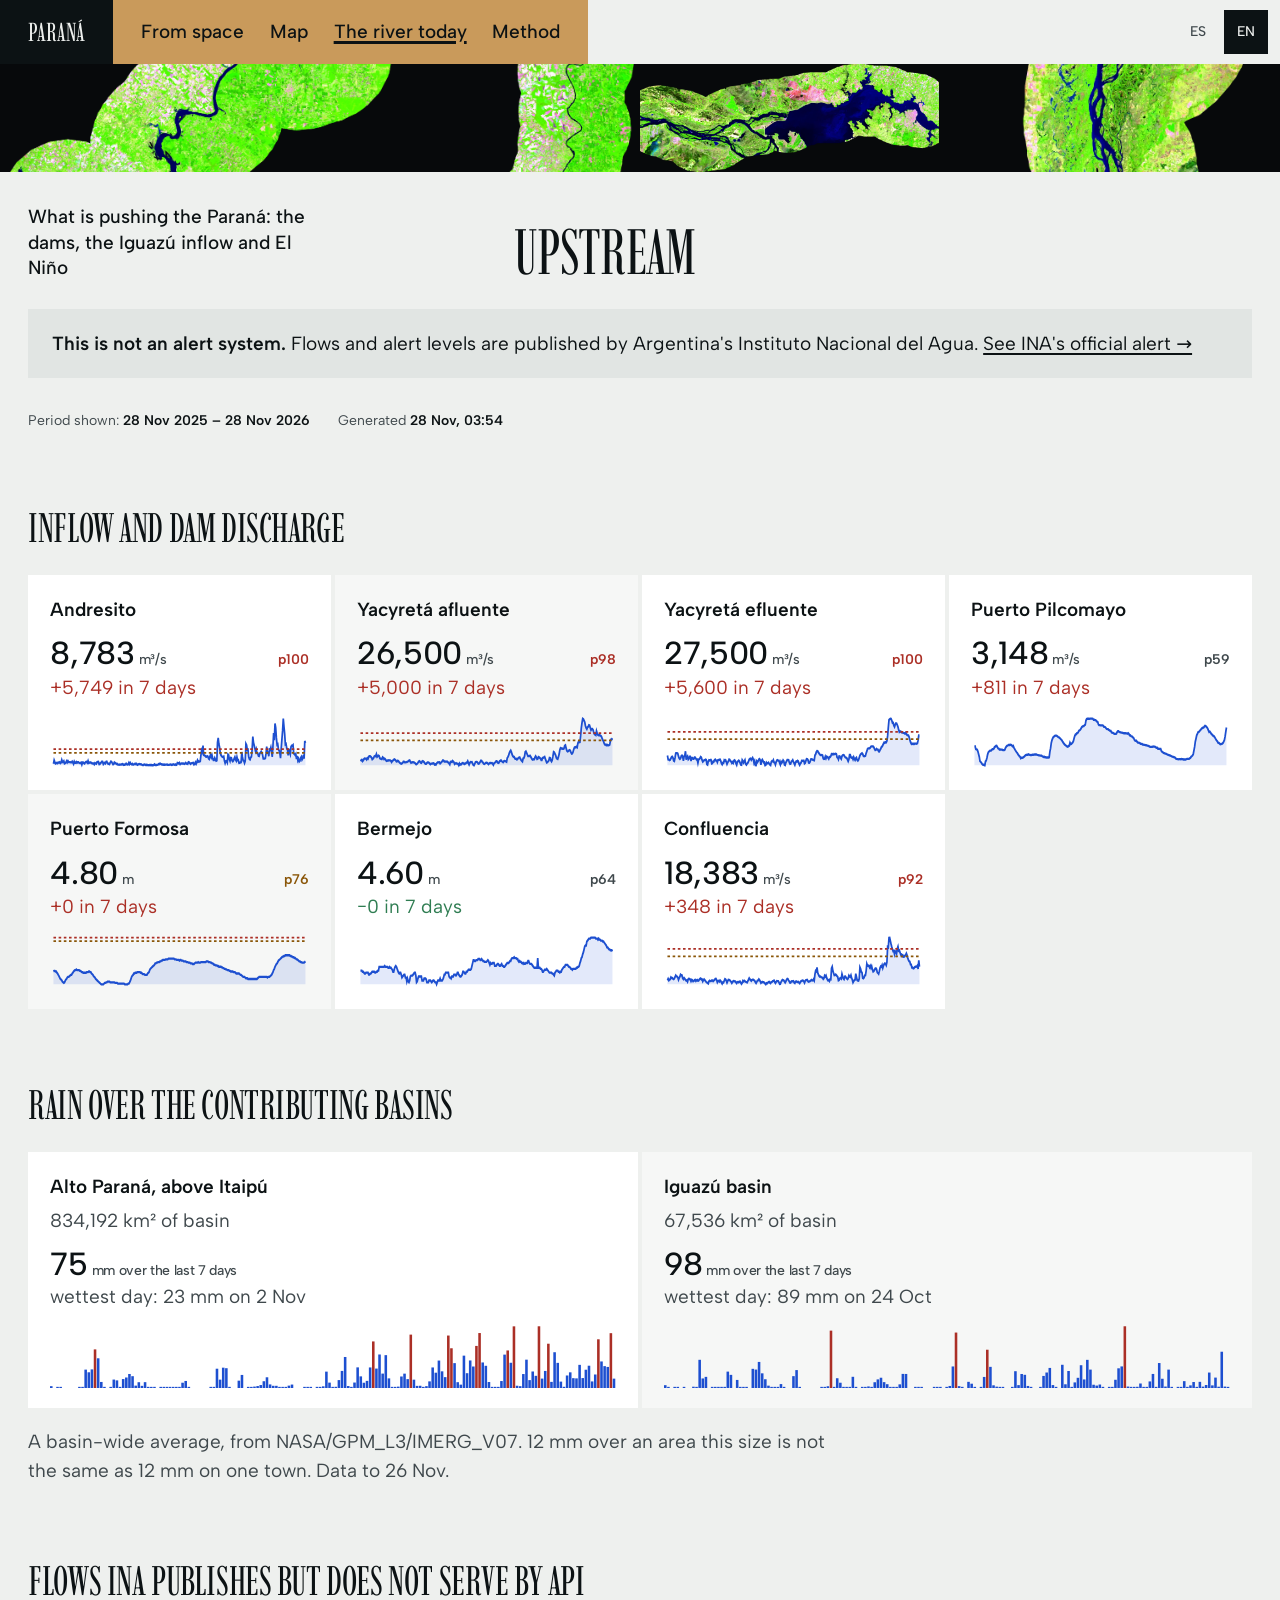
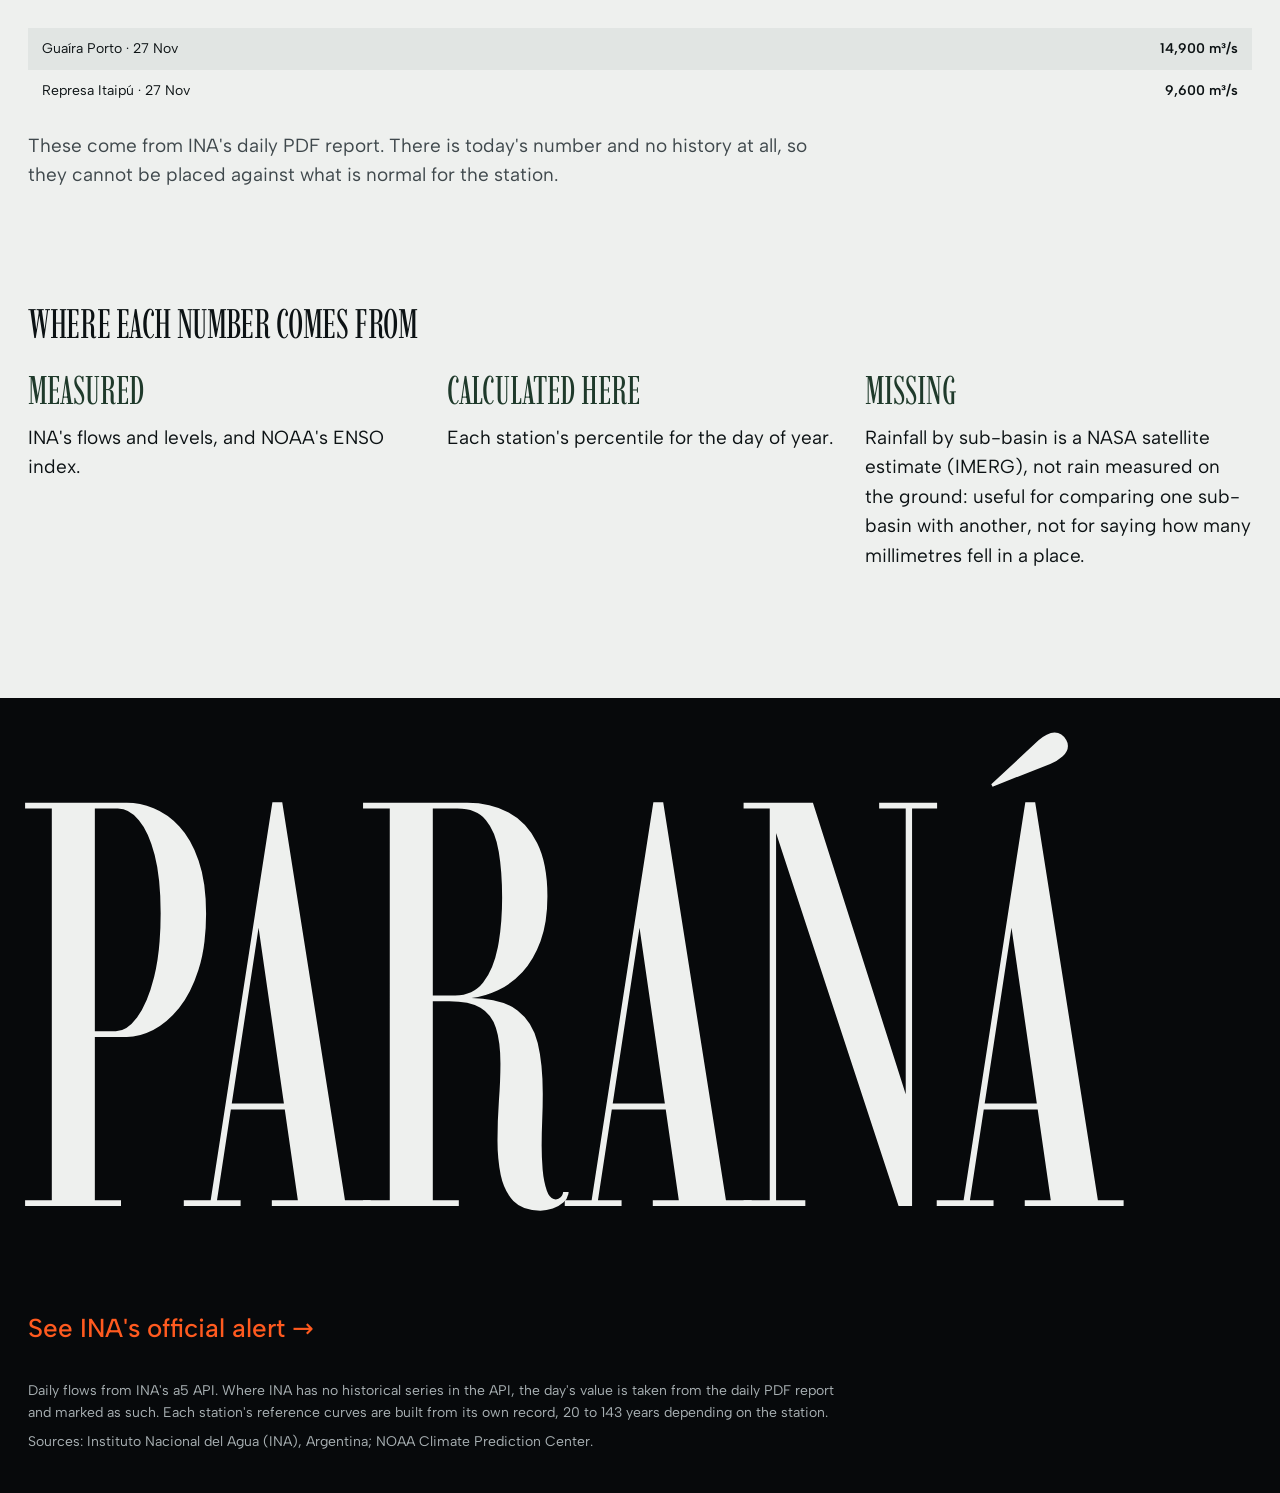
<file: site/drivers.html>
<!doctype html>
<html lang="es" class="app">
<head>
<meta charset="utf-8">
<meta name="viewport" content="width=device-width, initial-scale=1">
<title>Aguas arriba · Crecida del Paraná</title>
<meta name="description" content="Lo que empuja al Paraná: las represas, el aporte del Iguazú y el estado del Niño.">
<meta name="theme-color" content="#0c1214">
<link rel="preconnect" href="https://fonts.googleapis.com">
<link rel="preconnect" href="https://fonts.gstatic.com" crossorigin>
<link href="https://fonts.googleapis.com/css2?family=Imbue:opsz,wght@10..100,400&family=Albert+Sans:wght@400;500;600&display=swap" rel="stylesheet">
<link rel="stylesheet" href="style.css">
<script>document.documentElement.classList.add("js");</script>
</head>
<body>
<a class="skip" href="#content" data-t="skipLink"></a>
<header class="topbar">
  <a class="mark" href="index.html">Paraná</a>
  <nav class="views" data-t-aria="viewsNav">
    <a href="index.html" data-t="viewSpace"></a>
    <a href="map.html" data-t="viewMap"></a>
    <a href="gauges.html" aria-current="page" data-t="viewToday"></a>
    <a href="method.html" data-t="viewMethod"></a>
  </nav>
  <div class="langs" role="group" data-t-aria="langGroup">
      <button type="button" data-lang="es" aria-pressed="true">ES</button>
      <button type="button" data-lang="en" aria-pressed="false">EN</button>
    </div>
</header>
<div class="strip" aria-hidden="true">
  <div><img src="media/basemap/libertador_posadas.webp" width="2048" height="1848" alt="" decoding="async"></div>
  <div class="f1"></div>
  <div><img src="media/basemap/puerto_iguazu_libertador.webp" width="996" height="2048" alt="" decoding="async"></div>
  <div><img src="media/basemap/posadas_ita_ibate.webp" width="2048" height="664" alt="" decoding="async"></div>
  <div class="f2"></div>
  <div><img src="media/basemap/corrientes_goya.webp" width="806" height="2048" alt="" decoding="async"></div>
</div>
<div class="wrap">
  <div class="pagehead">
    <h1 data-t="title"></h1>
    <p class="sub" data-t="subtitle"></p>
  </div>

  <main id="content" tabindex="-1">

  <p class="notice">
    <strong data-t="noticeStrong"></strong>
    <span data-t="noticeBody"></span>
    <a href="https://alerta.ina.gob.ar/" target="_blank" rel="noopener" data-t="officialLink"></a>
  </p>

  <div id="error" class="err" role="alert" hidden></div>

  <div class="meta" id="meta" hidden>
    <span><span data-t="windowLabel"></span> <b id="windowText"></b></span>
    <span><span data-t="generatedAt"></span> <b id="genAt"></b></span>
  </div>

  <h2 class="section" data-t="flowsHeading"></h2>
  <div class="drivers" id="drivers"></div>

  <h2 class="section" data-t="rainHeading"></h2>
  <div class="rain" id="rain"></div>
  <p class="cap" id="rainNote"></p>

  <h2 class="section" data-t="printedHeading"></h2>
  <div class="printed" id="printed"></div>
  <p class="cap" data-t="printedNote"></p>

  
  <section class="provenance" aria-labelledby="provHeading">
    <h2 class="section" id="provHeading" data-t="provHeading"></h2>
    <dl>
      <div><dt data-t="provMeasuredLabel"></dt><dd data-t="provMeasured"></dd></div>
      <div><dt data-t="provCalculatedLabel"></dt><dd data-t="provCalculated"></dd></div>
      <div><dt data-t="provMissingLabel"></dt><dd data-t="provMissing"></dd></div>
    </dl>
  </section>
  </main>

  <footer class="close">
    <p class="wordmark" aria-hidden="true">Paraná</p>
    <div class="legal">
    <p class="places"><a href="https://alerta.ina.gob.ar/" target="_blank" rel="noopener" data-t="officialLink"></a></p>
    <p data-t="method"></p>
    <p data-t="credits"></p>
    </div>
  </footer>
</div>

<script>
"use strict";

const T = {
  es: {
    viewSpace: "Desde el espacio",
    htmlLang: "es", locale: "es-AR",
    title: "Aguas arriba",
    subtitle: "Lo que empuja al Paraná: las represas, el aporte del Iguazú y El Niño",
    langGroup: "Idioma",
    provHeading: "De dónde sale cada número",
    provMeasuredLabel: "Medido", provCalculatedLabel: "Calculado acá", provMissingLabel: "Sin dato",
    provMeasured: "Los caudales y alturas del INA, y el índice ENSO de la NOAA.",
    provCalculated: "El percentil de cada estación para el día del año.",
    provMissing: "La lluvia por subcuenca es una estimación satelital de la NASA (IMERG), no lluvia medida en el suelo: sirve para comparar una subcuenca con otra, no para decir cuántos milímetros cayeron en un lugar.", viewsNav: "Vistas",
    skipLink: "Saltar al contenido", viewToday: "El río hoy", viewWave: "La onda", viewDrivers: "Aguas arriba",
    viewFlood: "Superficie",
    viewMap: "Mapa", viewMethod: "Método",
    noticeStrong: "Esto no es un sistema de alerta.",
    noticeBody: "Los caudales y los niveles de alerta los publica el Instituto Nacional del Agua.",
    officialLink: "Ver el alerta oficial del INA →",
    windowLabel: "Período mostrado:", generatedAt: "Generado",
    flowsHeading: "Caudales de entrada y de las represas",
    rainHeading: "Lluvia sobre las cuencas de aporte",
    rainBasins: { alto_parana: "Alto Paraná, sobre Itaipú", iguazu: "Cuenca del Iguazú" },
    rainLast: (n) => `en los últimos ${n} días`,
    rainPeak: (mm, day) => `día más lluvioso: ${mm} mm el ${day}`,
    rainArea: (km2) => `${km2} km² de cuenca`,
    rainNote: (src, when, stale) =>
      `Promedio sobre toda la cuenca, de ${src}. 12 mm sobre un área así no es lo mismo que 12 mm sobre un pueblo. ` +
      `Datos al ${when}` + (stale > 3 ? `, hace ${stale} días.` : "."),
    printedHeading: "Caudales que el INA publica pero no sirve por API",
    printedNote: "Estos valores salen del reporte diario del INA en PDF. Hay el número de hoy y nada de historia, así que no se los puede comparar con lo normal de la estación.",
    ensoNote: (season, year) => `Índice Niño Oceánico de la NOAA, trimestre ${season} ${year}. Es contexto de cuenca: explica por qué toda la cuenca está húmeda esta temporada, no el pico de una crecida en particular.`,
    phases: {
      el_nino_very_strong: "El Niño muy fuerte",
      el_nino_strong: "El Niño fuerte",
      el_nino_moderate: "El Niño moderado",
      el_nino_weak: "El Niño débil",
      neutral: "Neutral",
      la_nina_weak: "La Niña débil",
      la_nina_moderate: "La Niña moderada",
      la_nina_strong: "La Niña fuerte",
      la_nina_very_strong: "La Niña muy fuerte",
      unknown: "Sin dato",
    },
    inSevenDays: "en 7 días",
    noReference: "sin referencia histórica",
    alertShort: "Alerta", evacShort: "Evac.",
    method: "Caudales diarios de la API a5 del INA. Donde el INA no tiene una serie histórica en la API, el valor del día se toma del reporte diario en PDF y se marca como tal. Las curvas de referencia de cada estación se arman con su propio registro, entre 20 y 143 años según la estación.",
    credits: "Fuentes: Instituto Nacional del Agua (INA), Argentina; NOAA Climate Prediction Center.",
  },
  en: {
    viewSpace: "From space",
    htmlLang: "en", locale: "en-GB",
    title: "Upstream",
    subtitle: "What is pushing the Paraná: the dams, the Iguazú inflow and El Niño",
    langGroup: "Language",
    provHeading: "Where each number comes from",
    provMeasuredLabel: "Measured", provCalculatedLabel: "Calculated here", provMissingLabel: "Missing",
    provMeasured: "INA's flows and levels, and NOAA's ENSO index.",
    provCalculated: "Each station's percentile for the day of year.",
    provMissing: "Rainfall by sub-basin is a NASA satellite estimate (IMERG), not rain measured on the ground: useful for comparing one sub-basin with another, not for saying how many millimetres fell in a place.", viewsNav: "Views",
    skipLink: "Skip to content", viewToday: "The river today", viewWave: "The wave", viewDrivers: "Upstream",
    viewFlood: "Flooded area",
    viewMap: "Map", viewMethod: "Method",
    noticeStrong: "This is not an alert system.",
    noticeBody: "Flows and alert levels are published by Argentina's Instituto Nacional del Agua.",
    officialLink: "See INA's official alert →",
    windowLabel: "Period shown:", generatedAt: "Generated",
    flowsHeading: "Inflow and dam discharge",
    rainHeading: "Rain over the contributing basins",
    rainBasins: { alto_parana: "Alto Paraná, above Itaipú", iguazu: "Iguazú basin" },
    rainLast: (n) => `over the last ${n} days`,
    rainPeak: (mm, day) => `wettest day: ${mm} mm on ${day}`,
    rainArea: (km2) => `${km2} km² of basin`,
    rainNote: (src, when, stale) =>
      `A basin-wide average, from ${src}. 12 mm over an area this size is not the same as 12 mm on one town. ` +
      `Data to ${when}` + (stale > 3 ? `, ${stale} days ago.` : "."),
    printedHeading: "Flows INA publishes but does not serve by API",
    printedNote: "These come from INA's daily PDF report. There is today's number and no history at all, so they cannot be placed against what is normal for the station.",
    ensoNote: (season, year) => `NOAA's Oceanic Niño Index for the ${season} ${year} season. This is basin-scale context: it explains why the whole basin is wet this season, not the timing of any one crest.`,
    phases: {
      el_nino_very_strong: "Very strong El Niño",
      el_nino_strong: "Strong El Niño",
      el_nino_moderate: "Moderate El Niño",
      el_nino_weak: "Weak El Niño",
      neutral: "Neutral",
      la_nina_weak: "Weak La Niña",
      la_nina_moderate: "Moderate La Niña",
      la_nina_strong: "Strong La Niña",
      la_nina_very_strong: "Very strong La Niña",
      unknown: "No data",
    },
    inSevenDays: "in 7 days",
    noReference: "no historical reference",
    alertShort: "Alert", evacShort: "Evac.",
    method: "Daily flows from INA's a5 API. Where INA has no historical series in the API, the day's value is taken from the daily PDF report and marked as such. Each station's reference curves are built from its own record, 20 to 143 years depending on the station.",
    credits: "Sources: Instituto Nacional del Agua (INA), Argentina; NOAA Climate Prediction Center.",
  },
};

let lang = "es";
let payload = null;
const SVG = "http://www.w3.org/2000/svg";

function fmt(value, digits) {
  if (value === null || value === undefined) return "–";
  return new Intl.NumberFormat(T[lang].locale, {
    minimumFractionDigits: digits, maximumFractionDigits: digits,
  }).format(value);
}

function pickLang() {
  let saved = null;
  try { saved = localStorage.getItem("crecida.lang"); } catch (e) { /* private mode */ }
  if (saved === "es" || saved === "en") return saved;
  return (navigator.language || "es").toLowerCase().startsWith("en") ? "en" : "es";
}

function setLang(next) {
  lang = next;
  try { localStorage.setItem("crecida.lang", next); } catch (e) { /* ignore */ }
  const t = T[lang];
  document.documentElement.lang = t.htmlLang;
  document.title = `${t.title} · ${lang === "es" ? "Crecida del Paraná" : "Paraná flood tracker"}`;
  for (const el of document.querySelectorAll("[data-t]")) {
    const value = t[el.dataset.t];
    if (typeof value === "string") el.textContent = value;
  }
  for (const el of document.querySelectorAll("[data-t-aria]")) {
    el.setAttribute("aria-label", t[el.dataset.tAria] || "");
  }
  for (const b of document.querySelectorAll(".langs button")) {
    b.setAttribute("aria-pressed", String(b.dataset.lang === lang));
  }
  if (payload) render(payload);
}

function el(name, attrs, text) {
  const node = document.createElementNS(SVG, name);
  for (const [k, v] of Object.entries(attrs || {})) node.setAttribute(k, v);
  if (text !== undefined) node.textContent = text;
  return node;
}

function dayLabel(iso) {
  return new Intl.DateTimeFormat(T[lang].locale, { day: "numeric", month: "short" })
    .format(new Date(iso + "T12:00:00"));
}

function sparkline(gauge) {
  const W = 300, H = 48, PAD = 4;
  const svg = document.createElementNS(SVG, "svg");
  svg.setAttribute("class", "spark");
  svg.setAttribute("viewBox", `0 0 ${W} ${H}`);
  svg.setAttribute("preserveAspectRatio", "none");
  svg.setAttribute("role", "img");

  const values = gauge.values;
  if (!values.length) return svg;
  const lines = [gauge.alert, gauge.evacuation].filter((v) => v !== null && v !== undefined);
  const lo = Math.min(...values, ...lines);
  const hi = Math.max(...values, ...lines);
  const span = Math.max(hi - lo, 1e-6);
  const x = (i) => PAD + (i / Math.max(values.length - 1, 1)) * (W - 2 * PAD);
  const y = (v) => H - PAD - ((v - lo) / span) * (H - 2 * PAD);

  const points = values.map((v, i) => `${x(i).toFixed(1)},${y(v).toFixed(1)}`);
  svg.appendChild(el("path", {
    class: "area",
    d: `M${x(0).toFixed(1)},${(H - PAD).toFixed(1)} L` + points.join(" L") +
       ` L${x(values.length - 1).toFixed(1)},${(H - PAD).toFixed(1)} Z`,
  }));
  svg.appendChild(el("path", { class: "line", d: "M" + points.join(" L") }));

  for (const [value, cls] of [[gauge.alert, "alert"], [gauge.evacuation, "evac"]]) {
    if (value === null || value === undefined) continue;
    svg.appendChild(el("line", {
      class: "thr " + cls, x1: PAD, x2: W - PAD, y1: y(value), y2: y(value),
    }));
  }
  svg.appendChild(el("title", {},
    `${gauge.name}: ${dayLabel(gauge.days[0])} – ${dayLabel(gauge.days[gauge.days.length - 1])}`));
  return svg;
}

function driverCard(gauge) {
  const t = T[lang];
  const card = document.createElement("div");
  card.className = "driver";

  const h = document.createElement("h3");
  h.textContent = gauge.name;
  card.appendChild(h);
  const row = document.createElement("div");
  row.className = "row";
  const val = document.createElement("span");
  val.className = "val";
  val.textContent = fmt(gauge.latest.value, gauge.unit === "m3/s" ? 0 : 2);
  const unit = document.createElement("span");
  unit.className = "u";
  unit.textContent = gauge.unit === "m3/s" ? "m³/s" : "m";
  val.appendChild(unit);
  row.appendChild(val);

  const right = document.createElement("span");
  const pct = document.createElement("span");
  pct.className = "pct";
  if (gauge.latest.percentile === null) {
    pct.textContent = t.noReference;
    pct.style.color = "var(--unknown)";
  } else {
    pct.textContent = "p" + fmt(gauge.latest.percentile, 0);
    pct.style.color = gauge.latest.percentile >= 90 ? "var(--evac)"
      : gauge.latest.percentile >= 75 ? "var(--alert)" : "var(--ink-soft)";
  }
  right.appendChild(pct);
  row.appendChild(right);
  card.appendChild(row);

  if (gauge.change_7d !== null && gauge.change_7d !== undefined) {
    const d7 = document.createElement("div");
    d7.className = "d7 " + (gauge.change_7d > 0 ? "up" : gauge.change_7d < 0 ? "down" : "");
    const sign = gauge.change_7d > 0 ? "+" : gauge.change_7d < 0 ? "−" : "±";
    d7.textContent = `${sign}${fmt(Math.abs(gauge.change_7d), 0)} ${t.inSevenDays}`;
    card.appendChild(d7);
  }

  card.appendChild(sparkline(gauge));
  return card;
}

// ENSO moved off this page. A quarterly index explains why a whole basin
// is wet this season; it says nothing about what the river is doing this
// week, and sitting beside gauge readings it read as though it did. The
// reasoning is on the method page and the numbers are in the data files.
function renderEnso(enso) {
  if (!document.getElementById("ensoVal")) return;
  const t = T[lang];
  if (!enso) return;
  const box = document.getElementById("enso");
  const value = document.getElementById("ensoVal");
  value.textContent = (enso.anomaly > 0 ? "+" : "") + fmt(enso.anomaly, 2);
  value.className = "phase " + (enso.anomaly >= 0.5 ? "warm" : enso.anomaly <= -0.5 ? "cool" : "");
  document.getElementById("ensoPhase").textContent =
    t.phases[enso.phase] || t.phases.unknown;
  document.getElementById("ensoNote").textContent = t.ensoNote(enso.season, enso.year);

  const bars = document.getElementById("ensoBars");
  bars.replaceChildren();
  const recent = enso.recent || [];
  const peak = Math.max(1, ...recent.map((r) => Math.abs(r.anomaly)));
  for (const reading of recent) {
    const bar = document.createElement("i");
    const share = Math.abs(reading.anomaly) / peak;
    bar.style.height = Math.max(3, share * 50) + "px";
    if (reading.anomaly >= 1.5) bar.className = "hot";
    else if (reading.anomaly >= 0.5) bar.className = "warm";
    else if (reading.anomaly <= -0.5) bar.className = "cool";
    bar.title = `${reading.season} ${reading.year}: ${reading.anomaly > 0 ? "+" : ""}${fmt(reading.anomaly, 2)}`;
    bars.appendChild(bar);
  }
  if (recent.length) {
    document.getElementById("ensoFrom").textContent =
      `${recent[0].season} ${recent[0].year}`;
    document.getElementById("ensoTo").textContent =
      `${recent[recent.length - 1].season} ${recent[recent.length - 1].year}`;
  }
  box.hidden = false;
}

function renderRain(rain) {
  const t = T[lang];
  const box = document.getElementById("rain");
  const note = document.getElementById("rainNote");
  box.replaceChildren();
  note.textContent = "";
  if (!rain || !rain.basins || !rain.basins.length) return;

  for (const basin of rain.basins) {
    const card = document.createElement("div");
    card.className = "rainbox";

    const h = document.createElement("h3");
    h.textContent = t.rainBasins[basin.key] || basin.key;
    card.appendChild(h);

    const area = document.createElement("p");
    area.className = "area";
    area.textContent = t.rainArea(fmt(basin.area_km2, 0));
    card.appendChild(area);

    const tot = document.createElement("div");
    tot.className = "tot";
    tot.textContent = fmt(basin.recent_mm, 0);
    const u = document.createElement("span");
    u.className = "u";
    u.textContent = "mm " + t.rainLast(basin.recent_days);
    tot.appendChild(u);
    card.appendChild(tot);

    if (basin.wettest_day) {
      const peak = document.createElement("div");
      peak.className = "peak";
      peak.textContent = t.rainPeak(fmt(basin.wettest_day.mm, 0),
                                    dayLabel(basin.wettest_day.day));
      card.appendChild(peak);
    }

    // Daily bars. The scale is per basin: the Iguazu peaks near 90 mm and
    // the Alto Parana near 24, and one shared axis would flatten the
    // smaller basin into nothing.
    const W = 300, H = 56;
    const svg = document.createElementNS(SVG, "svg");
    svg.setAttribute("class", "rainbars");
    svg.setAttribute("viewBox", `0 0 ${W} ${H}`);
    svg.setAttribute("preserveAspectRatio", "none");
    svg.setAttribute("role", "img");
    const values = basin.mm.map((v) => (v === null ? 0 : v));
    const peakValue = Math.max(1, ...values);
    const barW = W / values.length;
    values.forEach((value, i) => {
      const h = Math.max(value > 0 ? 1 : 0, (value / peakValue) * (H - 2));
      const rect = el("rect", {
        x: (i * barW).toFixed(2), y: (H - h).toFixed(2),
        width: Math.max(barW - 0.3, 0.6).toFixed(2), height: h.toFixed(2),
      });
      if (value >= peakValue * 0.6) rect.setAttribute("class", "big");
      rect.appendChild(el("title", {}, `${dayLabel(basin.days[i])}: ${fmt(value, 1)} mm`));
      svg.appendChild(rect);
    });
    card.appendChild(svg);
    box.appendChild(card);
  }

  note.textContent = t.rainNote(
    rain.source || "IMERG", dayLabel(rain.window.end), rain.stale_days || 0);
  if ((rain.stale_days || 0) > 3) note.classList.add("stalewarn");
  else note.classList.remove("stalewarn");
}

function renderPrinted(rows, reportDate) {
  const t = T[lang];
  const box = document.getElementById("printed");
  box.replaceChildren();
  if (!rows || !rows.length) return;
  const list = document.createElement("ul");
  for (const row of rows) {
    const li = document.createElement("li");
    const left = document.createElement("span");
    left.textContent = row.station + (reportDate ? ` · ${dayLabel(reportDate)}` : "");
    const right = document.createElement("span");
    right.className = "v";
    right.textContent = `${fmt(row.value, 0)} ${row.unit === "m3/s" ? "m³/s" : "m"}`;
    li.append(left, right);
    list.appendChild(li);
  }
  box.appendChild(list);
}

function render(data) {
  const t = T[lang];
  // The window spans a year, so the year has to be in the label: without
  // it "29 oct - 29 oct" reads as a single day.
  const spanFmt = new Intl.DateTimeFormat(t.locale, {
    day: "numeric", month: "short", year: "numeric",
  });
  document.getElementById("windowText").textContent =
    `${spanFmt.format(new Date(data.window.start + "T12:00:00"))} – ` +
    `${spanFmt.format(new Date(data.window.end + "T12:00:00"))}`;
  document.getElementById("genAt").textContent =
    new Intl.DateTimeFormat(t.locale, {
      day: "numeric", month: "short", hour: "2-digit", minute: "2-digit",
    }).format(new Date(data.generated_at));
  document.getElementById("meta").hidden = false;

  renderEnso(data.enso);
  document.getElementById("drivers").replaceChildren(
    ...(data.gauges || []).map(driverCard));
  renderRain(data.rainfall);
  renderPrinted(data.report_only, data.report_date);
}

for (const b of document.querySelectorAll(".langs button")) {
  b.addEventListener("click", () => setLang(b.dataset.lang));
}

setLang(pickLang());

fetch("data/drivers.json", { cache: "no-cache" })
  .then((r) => { if (!r.ok) throw new Error("HTTP " + r.status); return r.json(); })
  .then((data) => { payload = data; render(data); })
  .catch((err) => {
    const box = document.getElementById("error");
    box.textContent = "No se pudieron cargar los datos / could not load data: " + err.message;
    box.hidden = false;
  });
</script>
<script src="site.js" defer></script>
</body>
</html>
</file>
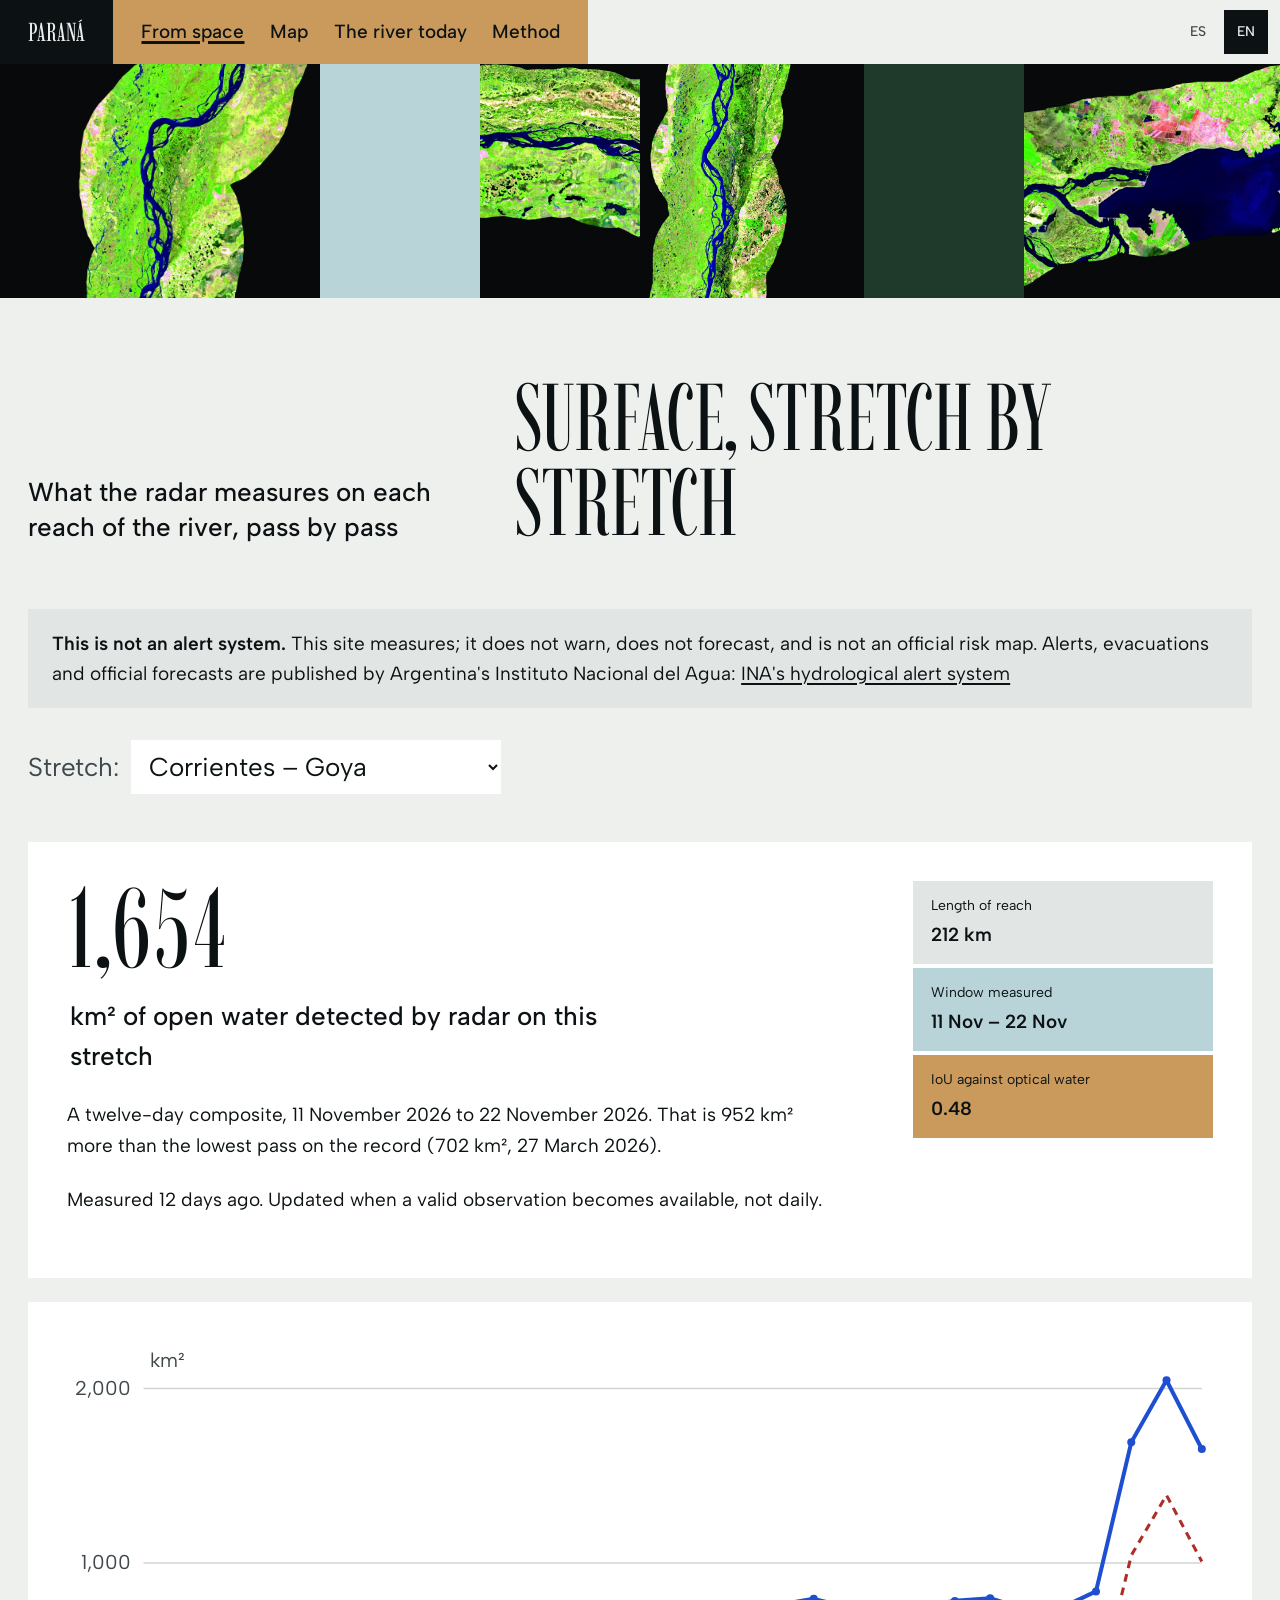
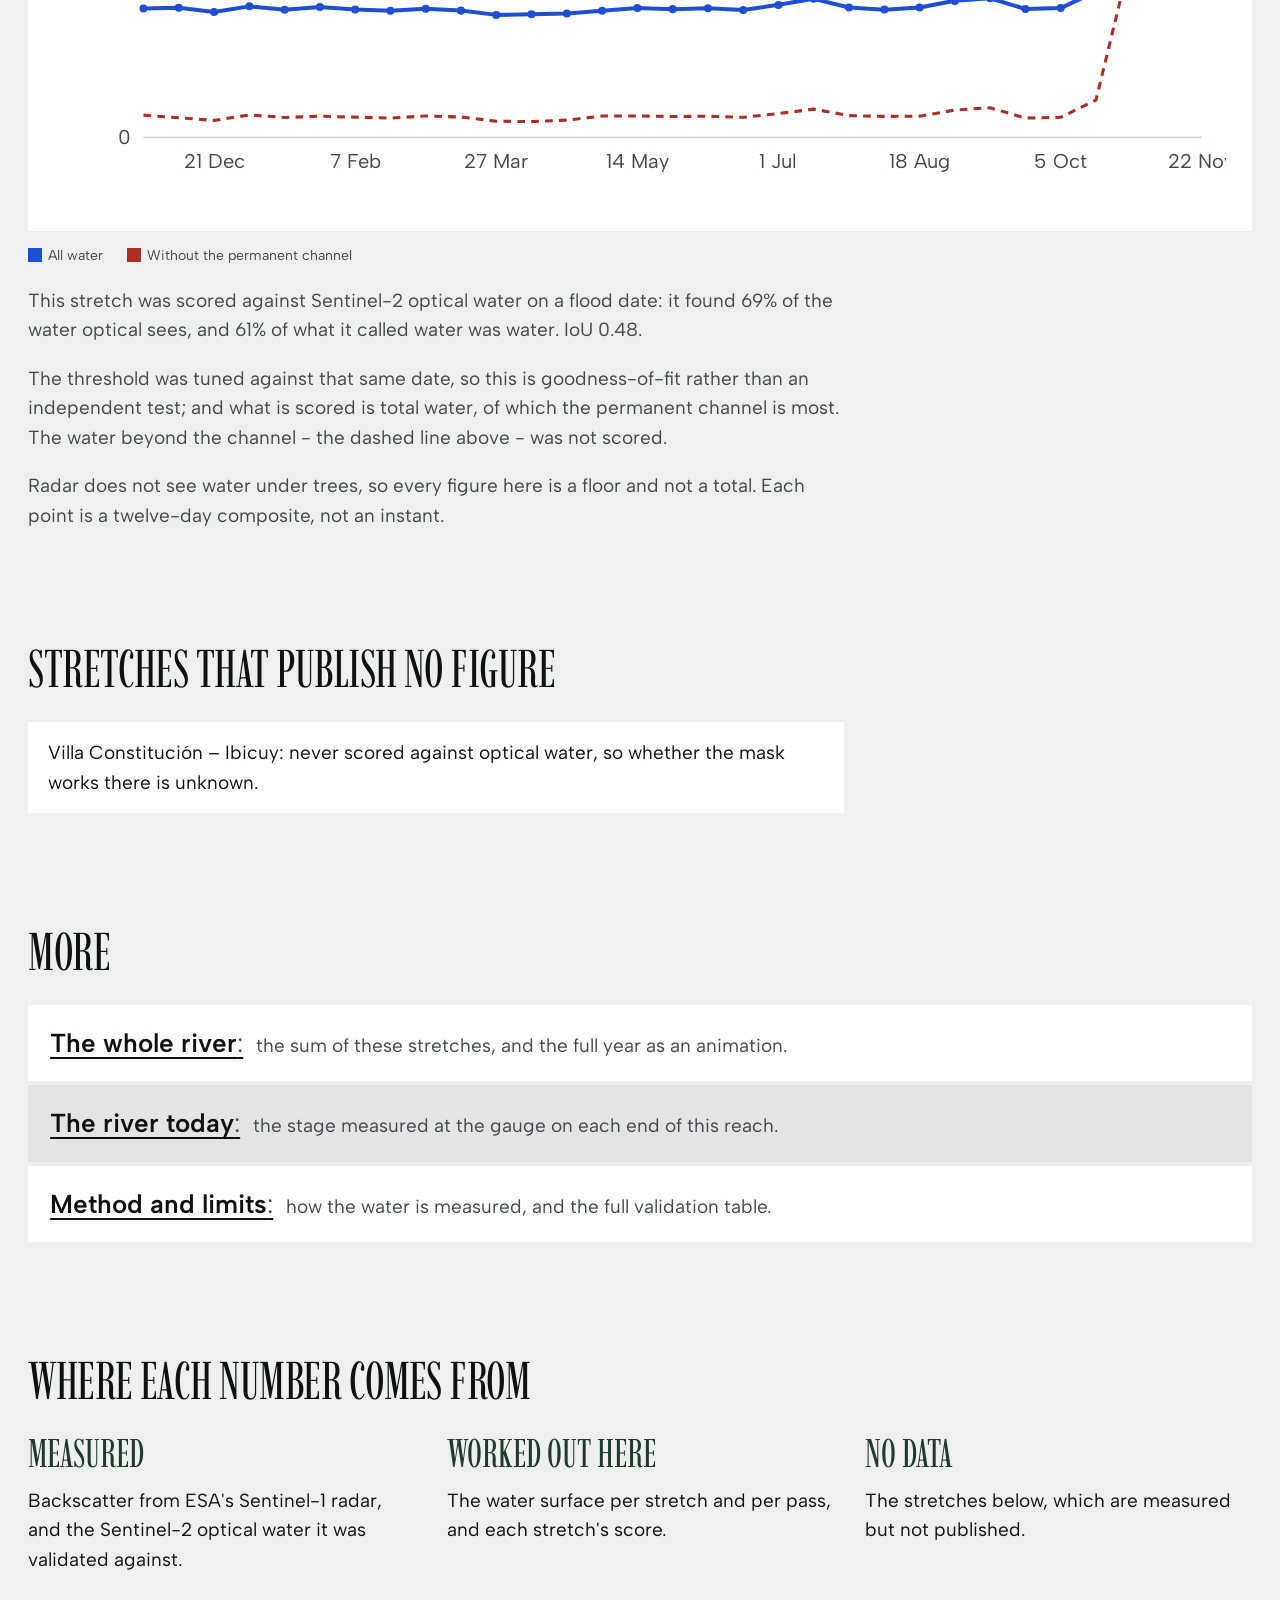
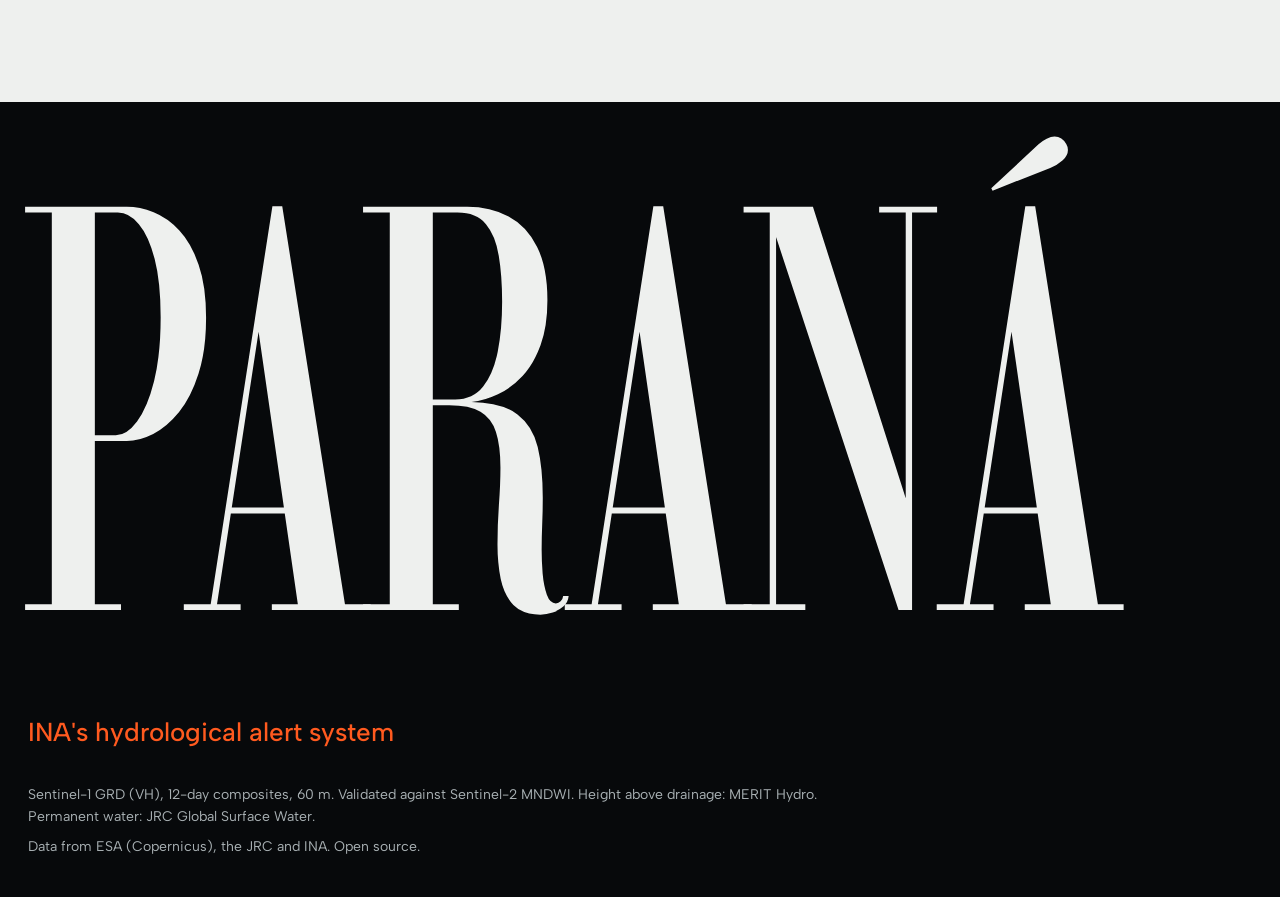
<file: site/flood.html>
<!doctype html>
<html lang="es">
<head>
<meta charset="utf-8">
<meta name="viewport" content="width=device-width, initial-scale=1">
<title>Superficie, tramo por tramo · Crecida del Paraná</title>
<meta name="description" content="La superficie de agua medida por radar en cada tramo del Paraná, pasada por pasada, con el puntaje de validación de cada uno.">
<meta name="theme-color" content="#0c1214">
<link rel="preconnect" href="https://fonts.googleapis.com">
<link rel="preconnect" href="https://fonts.gstatic.com" crossorigin>
<link href="https://fonts.googleapis.com/css2?family=Imbue:opsz,wght@10..100,400&family=Albert+Sans:wght@400;500;600&display=swap" rel="stylesheet">
<link rel="stylesheet" href="style.css">
<script>document.documentElement.classList.add("js");</script>
</head>
<body>
<a class="skip" href="#content" data-t="skipLink"></a>
<header class="topbar">
  <a class="mark" href="index.html">Paraná</a>
  <nav class="views" data-t-aria="viewsNav">
    <a href="index.html" aria-current="page" data-t="viewSpace"></a>
    <a href="map.html" data-t="viewMap"></a>
    <a href="gauges.html" data-t="viewToday"></a>
    <a href="method.html" data-t="viewMethod"></a>
  </nav>
  <div class="langs" role="group" data-t-aria="langGroup">
      <button type="button" data-lang="es" aria-pressed="true">ES</button>
      <button type="button" data-lang="en" aria-pressed="false">EN</button>
    </div>
</header>
<div class="strip" aria-hidden="true">
  <div><img src="media/basemap/corrientes_goya.webp" width="806" height="2048" alt="" decoding="async"></div>
  <div class="f1"></div>
  <div><img src="media/basemap/ita_ibate_corrientes.webp" width="2048" height="682" alt="" decoding="async"></div>
  <div><img src="media/basemap/goya_la_paz.webp" width="734" height="2048" alt="" decoding="async"></div>
  <div class="f2"></div>
  <div><img src="media/basemap/posadas_ita_ibate.webp" width="2048" height="664" alt="" decoding="async"></div>
</div>
<div class="wrap">
  <div class="pagehead">
    <h1 data-t="title"></h1>
    <p class="sub" data-t="subtitle"></p>
  </div>

  <main id="content" tabindex="-1">

  <p class="notice">
    <strong data-t="noticeStrong"></strong>
    <span data-t="noticeBody"></span>
    <a href="https://alerta.ina.gob.ar/" target="_blank" rel="noopener" data-t="officialLink"></a>
  </p>

  <div id="error" class="err" role="alert" hidden></div>

  <p class="pickrow">
    <label for="pick" data-t="pickLabel"></label>
    <select id="pick"></select>
  </p>

  <div class="headline lede" id="headline" hidden>
    <span class="big" id="area">–</span>
    <span class="unit" id="areaCap"></span>
    <p class="say" id="areaNote"></p>
    <p class="say" id="ageNote"></p>
    <dl class="facts" id="meta" hidden>
      <div><dt data-t="reachLabel"></dt><dd id="reach"></dd></div>
      <div><dt data-t="passLabel"></dt><dd id="passDay"></dd></div>
      <div><dt data-t="scoreLabel"></dt><dd id="score"></dd></div>
    </dl>
  </div>

  <div class="chartbox">
    <svg id="chart" class="floodchart" role="img" aria-labelledby="chartTitle chartDesc">
      <title id="chartTitle"></title>
      <desc id="chartDesc"></desc>
    </svg>
  </div>
  <div class="floodkeys" id="keys" hidden>
    <span><i class="water"></i><span data-t="keyWater"></span></span>
    <span><i class="flood"></i><span data-t="keyFlood"></span></span>
  </div>

  <p class="cap measure"
     id="skillLine"></p>
  <p class="cap measure" data-t="skillCaveat"
    ></p>
  <p class="cap measure" data-t="floorNote"></p>

  <section id="withheld" hidden>
    <h2 class="section major" data-t="withheldHeading"></h2>
    <ul class="limits measure" id="withheldList"></ul>
  </section>

  <section class="seealso" aria-labelledby="alsoHeading">
    <h2 class="section" id="alsoHeading" data-t="alsoHeading"></h2>
    <ul class="alsolist">
      <li><a href="index.html" data-t="alsoSpace"></a>
          <span data-t="alsoSpaceWhy"></span></li>
      <li><a href="gauges.html" data-t="alsoGauges"></a>
          <span data-t="alsoGaugesWhy"></span></li>
      <li><a href="method.html" data-t="alsoMethod"></a>
          <span data-t="alsoMethodWhy"></span></li>
    </ul>
  </section>

  <section class="provenance" aria-labelledby="provHeading">
    <h2 class="section" id="provHeading" data-t="provHeading"></h2>
    <dl>
      <div><dt data-t="provMeasuredLabel"></dt><dd data-t="provMeasured"></dd></div>
      <div><dt data-t="provCalculatedLabel"></dt><dd data-t="provCalculated"></dd></div>
      <div><dt data-t="provMissingLabel"></dt><dd data-t="provMissing"></dd></div>
    </dl>
  </section>
  </main>

  <footer class="close">
    <p class="wordmark" aria-hidden="true">Paraná</p>
    <div class="legal">
    <p class="places"><a href="https://alerta.ina.gob.ar/" target="_blank" rel="noopener" data-t="officialLink"></a></p>
    <p data-t="method"></p>
    <p data-t="credits"></p>
    </div>
  </footer>
</div>

<script>
"use strict";

const T = {
  es: {
    htmlLang: "es", locale: "es-AR",
    title: "Superficie, tramo por tramo",
    subtitle: "Lo que mide el radar en cada tramo del río, pasada por pasada",
    langGroup: "Idioma", viewsNav: "Vistas",
    skipLink: "Saltar al contenido",
    viewSpace: "Desde el espacio", viewMap: "Mapa",
    viewToday: "El río hoy", viewMethod: "Método",
    noticeStrong: "Esto no es un sistema de alerta.",
    noticeBody: "Este sitio mide; no avisa, no pronostica y no es un mapa oficial de riesgo. Las alertas, las evacuaciones y los pronósticos oficiales los publica el Instituto Nacional del Agua:",
    officialLink: "Sistema de Alerta Hidrológico del INA",

    pickLabel: "Tramo:",
    areaCap: "km² de agua abierta detectada por radar en este tramo",
    areaNote: (from_, to, extra, low, lowDay) =>
      `Compuesto de doce días del ${from_} al ${to}. Son ${extra} km² más que en la ` +
      `pasada más baja del registro de un año (${low} km², ${lowDay}).`,
    areaNoteFlat: (from_, to) => `Compuesto de doce días del ${from_} al ${to}.`,
    ageNote: (n) =>
      n <= 1 ? "Medición de ayer." :
      `Medido hace ${n} días. Se actualiza cuando hay una pasada válida, no a diario.`,
    reachLabel: "Largo del tramo", passLabel: "Ventana medida",
    scoreLabel: "IoU contra agua óptica",
    reachValue: (km) => `${km} km`,

    chartTitle: "Superficie de agua del tramo por pasada del satélite",
    chartDesc: (name, first, last, lo, hi) =>
      `Serie de superficie de agua en ${name}, entre ${first} y ${last}. ` +
      `El mínimo es ${lo} km² y el máximo ${hi} km².`,
    keyWater: "Toda el agua", keyFlood: "Sin el cauce permanente",
    axisKm2: "km²",

    skillCaveat: "El umbral se ajustó contra esa misma fecha, así que esto es qué tan bien ajusta y no una prueba independiente; y se puntúa el agua total, de la cual el cauce permanente es la mayor parte. El agua fuera del cauce, que es la línea punteada de arriba, no se puntuó.",
    skillLine: (iou, recall, precision) =>
      `Este tramo se midió contra agua óptica de Sentinel-2 en una fecha de ` +
      `crecida: encontró el ${recall}% del agua que el óptico ve, y el ${precision}% ` +
      `de lo que llamó agua lo era. IoU ${iou}.`,
    floorNote: "El radar no ve el agua bajo los árboles, así que toda cifra acá es un piso y no un total. Cada punto es un compuesto de doce días, no un instante.",

    withheldHeading: "Tramos que no publican cifra",
    withheldItem: (name, why) => `${name}: ${why}.`,
    whyUnscored: "nunca se pudo medir contra agua óptica, así que no se sabe si la máscara anda ahí",
    whyLow: "se midió y no llegó al piso de 0,45",

    alsoHeading: "Más",
    alsoSpace: "El río entero", alsoSpaceWhy: "la suma de estos tramos, y el año completo en una animación.",
    alsoGauges: "El río hoy", alsoGaugesWhy: "la altura medida en la estación de cada punta de este tramo.",
    alsoMethod: "Método y límites", alsoMethodWhy: "cómo se mide el agua, y la tabla de validación completa.",

    provHeading: "De dónde sale cada número",
    provMeasuredLabel: "Medido", provCalculatedLabel: "Calculado acá", provMissingLabel: "Sin dato",
    provMeasured: "La retrodispersión del radar Sentinel-1 de la ESA, y el agua óptica de Sentinel-2 contra la que se validó.",
    provCalculated: "La superficie de agua por tramo y por pasada, y el puntaje de cada tramo.",
    provMissing: "Los tramos de abajo, que están medidos y no publicados.",

    method: "Sentinel-1 GRD (VH), compuestos de 12 días, 60 m. Validado contra Sentinel-2 MNDWI. Altura sobre el drenaje: MERIT Hydro. Agua permanente: JRC Global Surface Water.",
    credits: "Datos de la ESA (Copernicus), el JRC y el INA. Código abierto.",
  },
  en: {
    htmlLang: "en", locale: "en-GB",
    title: "Surface, stretch by stretch",
    subtitle: "What the radar measures on each reach of the river, pass by pass",
    langGroup: "Language", viewsNav: "Views",
    skipLink: "Skip to content",
    viewSpace: "From space", viewMap: "Map",
    viewToday: "The river today", viewMethod: "Method",
    noticeStrong: "This is not an alert system.",
    noticeBody: "This site measures; it does not warn, does not forecast, and is not an official risk map. Alerts, evacuations and official forecasts are published by Argentina's Instituto Nacional del Agua:",
    officialLink: "INA's hydrological alert system",

    pickLabel: "Stretch:",
    areaCap: "km² of open water detected by radar on this stretch",
    areaNote: (from_, to, extra, low, lowDay) =>
      `A twelve-day composite, ${from_} to ${to}. That is ${extra} km² more than the lowest ` +
      `pass on the record (${low} km², ${lowDay}).`,
    areaNoteFlat: (from_, to) => `A twelve-day composite, ${from_} to ${to}.`,
    ageNote: (n) =>
      n <= 1 ? "Measured yesterday." :
      `Measured ${n} days ago. Updated when a valid observation becomes available, not daily.`,
    reachLabel: "Length of reach", passLabel: "Window measured",
    scoreLabel: "IoU against optical water",
    reachValue: (km) => `${km} km`,

    chartTitle: "Water surface of the stretch by satellite pass",
    chartDesc: (name, first, last, lo, hi) =>
      `Water surface on ${name}, from ${first} to ${last}. The lowest pass is ` +
      `${lo} km² and the highest ${hi} km².`,
    keyWater: "All water", keyFlood: "Without the permanent channel",
    axisKm2: "km²",

    skillCaveat: "The threshold was tuned against that same date, so this is goodness-of-fit rather than an independent test; and what is scored is total water, of which the permanent channel is most. The water beyond the channel - the dashed line above - was not scored.",
    skillLine: (iou, recall, precision) =>
      `This stretch was scored against Sentinel-2 optical water on a flood date: ` +
      `it found ${recall}% of the water optical sees, and ${precision}% of what it ` +
      `called water was water. IoU ${iou}.`,
    floorNote: "Radar does not see water under trees, so every figure here is a floor and not a total. Each point is a twelve-day composite, not an instant.",

    withheldHeading: "Stretches that publish no figure",
    withheldItem: (name, why) => `${name}: ${why}.`,
    whyUnscored: "never scored against optical water, so whether the mask works there is unknown",
    whyLow: "scored, and did not clear the floor of 0.45",

    alsoHeading: "More",
    alsoSpace: "The whole river", alsoSpaceWhy: "the sum of these stretches, and the full year as an animation.",
    alsoGauges: "The river today", alsoGaugesWhy: "the stage measured at the gauge on each end of this reach.",
    alsoMethod: "Method and limits", alsoMethodWhy: "how the water is measured, and the full validation table.",

    provHeading: "Where each number comes from",
    provMeasuredLabel: "Measured", provCalculatedLabel: "Worked out here", provMissingLabel: "No data",
    provMeasured: "Backscatter from ESA's Sentinel-1 radar, and the Sentinel-2 optical water it was validated against.",
    provCalculated: "The water surface per stretch and per pass, and each stretch's score.",
    provMissing: "The stretches below, which are measured but not published.",

    method: "Sentinel-1 GRD (VH), 12-day composites, 60 m. Validated against Sentinel-2 MNDWI. Height above drainage: MERIT Hydro. Permanent water: JRC Global Surface Water.",
    credits: "Data from ESA (Copernicus), the JRC and INA. Open source.",
  },
};

const SVG = "http://www.w3.org/2000/svg";
// The stretch the page opens on. A key, not a position: the corridors are
// ordered upstream first, and when the run was extended north to the
// Brazil frontier, position zero silently became a gorge reach.
const DEFAULT_KEY = "corrientes_goya";

let lang = "es";
let payload = null;
let chosen = DEFAULT_KEY;

function pickLang() {
  let saved = null;
  try { saved = localStorage.getItem("crecida.lang"); } catch (e) { /* private mode */ }
  if (saved === "es" || saved === "en") return saved;
  return (navigator.language || "es").toLowerCase().startsWith("en") ? "en" : "es";
}

function setLang(next) {
  lang = next;
  try { localStorage.setItem("crecida.lang", next); } catch (e) { /* ignore */ }
  const t = T[lang];
  document.documentElement.lang = t.htmlLang;
  document.title = `${t.title} · ${lang === "es" ? "Crecida del Paraná" : "Paraná flood tracker"}`;
  for (const el of document.querySelectorAll("[data-t]")) {
    const v = t[el.dataset.t];
    if (typeof v === "string") el.textContent = v;
  }
  for (const el of document.querySelectorAll("[data-t-aria]")) {
    el.setAttribute("aria-label", t[el.dataset.tAria] || "");
  }
  for (const b of document.querySelectorAll(".langs button")) {
    b.setAttribute("aria-pressed", String(b.dataset.lang === lang));
  }
  document.getElementById("chartTitle").textContent = t.chartTitle;
  if (payload) render(payload);
}

function el(name, attrs, text) {
  const n = document.createElementNS(SVG, name);
  for (const [k, v] of Object.entries(attrs || {})) n.setAttribute(k, v);
  if (text !== undefined) n.textContent = text;
  return n;
}

function niceStep(raw) {
  const magnitude = Math.pow(10, Math.floor(Math.log10(raw)));
  for (const multiple of [1, 2, 2.5, 5, 10]) {
    if (magnitude * multiple >= raw) return magnitude * multiple;
  }
  return magnitude * 10;
}

function num(v, digits) {
  return new Intl.NumberFormat(T[lang].locale, {
    minimumFractionDigits: digits || 0, maximumFractionDigits: digits || 0,
  }).format(v);
}

function dayLabel(iso) {
  return new Intl.DateTimeFormat(T[lang].locale, { day: "numeric", month: "short" })
    .format(new Date(iso + "T12:00:00"));
}

function longDay(iso) {
  return new Intl.DateTimeFormat(T[lang].locale, {
    day: "numeric", month: "long", year: "numeric",
  }).format(new Date(iso + "T12:00:00"));
}

function label(stretch) {
  return `${stretch.from_name} – ${stretch.to_name}`;
}

function drawChart(stretch) {
  const t = T[lang];
  const svg = document.getElementById("chart");
  // Keep everything up to and including <desc>, which aria-labelledby
  // points at, and drop the drawing below it. Counting child nodes instead
  // counts the whitespace between tags and deletes the <desc>.
  const keep = document.getElementById("chartDesc");
  while (svg.lastChild && svg.lastChild !== keep) svg.removeChild(svg.lastChild);

  const days = stretch.days || [];
  const water = stretch.water_km2 || [];
  const flood = stretch.flood_km2 || [];
  if (days.length < 2) return;

  const W = 760, H = 310, L = 58, R = 16, TOP = 16, B = 44;
  svg.setAttribute("viewBox", `0 0 ${W} ${H}`);
  const plotW = W - L - R, plotH = H - TOP - B;
  const top = Math.max(...water) * 1.08;
  const x = (i) => L + (i * plotW) / (days.length - 1);
  const y = (v) => TOP + plotH - (v / top) * plotH;

  // Round gridlines, as on the front page. Quartering the data maximum
  // gave 457 / 914 / 1,370 / 1,827 - no reader marks a river at 914.
  const step = niceStep(top / 4);
  for (let value = 0; value <= top; value += step) {
    svg.appendChild(el("line", {
      x1: L, x2: W - R, y1: y(value), y2: y(value),
      stroke: "var(--line)", "stroke-width": 1,
    }));
    svg.appendChild(el("text", {
      x: L - 8, y: y(value) + 4, "text-anchor": "end",
      fill: "var(--ink-faint)", "font-size": 13,
    }, num(value)));
  }
  svg.appendChild(el("text", {
    x: L + 4, y: TOP + 10, "text-anchor": "start",
    fill: "var(--ink-faint)", "font-size": 13,
  }, t.axisKm2));

  const path = (values, dashed) => {
    const points = values
      .map((v, i) => (v === null || v === undefined ? null : `${x(i).toFixed(1)} ${y(v).toFixed(1)}`))
      .filter(Boolean);
    if (points.length < 2) return;
    const attrs = {
      d: points.map((p, i) => `${i ? "L" : "M"}${p}`).join(" "),
      fill: "none", stroke: dashed ? "var(--evac)" : "var(--accent)",
      "stroke-width": dashed ? 2 : 2.6, "stroke-linejoin": "round",
    };
    if (dashed) attrs["stroke-dasharray"] = "5 4";
    svg.appendChild(el("path", attrs));
  };
  path(water, false);
  path(flood, true);

  for (let i = 0; i < days.length; i += 1) {
    svg.appendChild(el("circle", {
      cx: x(i), cy: y(water[i]), r: 2.6, fill: "var(--accent)",
    }));
  }

  const GAP = 76;
  const marks = [days.length - 1];
  for (let i = days.length - 2; i >= 0; i -= 1) {
    if (x(marks[marks.length - 1]) - x(i) >= GAP) marks.push(i);
  }
  marks.reverse();
  for (const i of marks) {
    svg.appendChild(el("text", {
      x: x(i), y: H - B + 20, "text-anchor": "middle",
      fill: "var(--ink-faint)", "font-size": 13,
    }, dayLabel(days[i])));
  }

  const lo = Math.min(...water), hi = Math.max(...water);
  document.getElementById("chartDesc").textContent = t.chartDesc(
    label(stretch), longDay(days[0]), longDay(days[days.length - 1]),
    num(lo), num(hi));
  document.getElementById("keys").hidden = false;
}

function fillPicker(stretches) {
  const pick = document.getElementById("pick");
  pick.replaceChildren(...stretches.map((s) => {
    const option = document.createElement("option");
    option.value = s.key;
    option.textContent = label(s);
    option.selected = s.key === chosen;
    return option;
  }));
}

function drawWithheld(rows) {
  const t = T[lang];
  const list = document.getElementById("withheldList");
  list.replaceChildren(...rows.map((s) => {
    const li = document.createElement("li");
    const why = s.iou === undefined || s.iou === null ? t.whyUnscored : t.whyLow;
    li.textContent = t.withheldItem(label(s), why);
    return li;
  }));
  document.getElementById("withheld").hidden = rows.length === 0;
}

// A cycle covers the twelve days behind the date it is published under.
function minusDays(iso, n) {
  const d = new Date(iso + "T12:00:00");
  d.setDate(d.getDate() - n);
  return d.toISOString().slice(0, 10);
}

function daysSince(iso) {
  const then = new Date(iso + "T12:00:00"), now = new Date();
  return Math.max(0, Math.round((now - then) / 86400000));
}

function render(data) {
  const t = T[lang];
  const stretches = data.stretches || [];
  if (!stretches.length) return;
  fillPicker(stretches);

  const stretch = stretches.find((s) => s.key === chosen) || stretches[0];
  chosen = stretch.key;

  const days = stretch.days || [];
  const water = stretch.water_km2 || [];
  if (days.length) {
    let lowAt = 0;
    for (let i = 1; i < water.length; i += 1) if (water[i] < water[lowAt]) lowAt = i;
    const last = water.length - 1;
    document.getElementById("area").textContent = num(Math.round(water[last]));
    document.getElementById("areaCap").textContent = t.areaCap;
    const windowStart = minusDays(days[last], 11);
    document.getElementById("ageNote").textContent = t.ageNote(daysSince(days[last]));
    document.getElementById("areaNote").textContent = lowAt === last
      ? t.areaNoteFlat(longDay(windowStart), longDay(days[last]))
      : t.areaNote(longDay(windowStart), longDay(days[last]),
                   num(Math.round(water[last] - water[lowAt])),
                   num(Math.round(water[lowAt])), longDay(days[lowAt]));
    document.getElementById("headline").hidden = false;

    document.getElementById("reach").textContent =
      t.reachValue(num(Math.round(stretch.river_km || 0)));
    document.getElementById("passDay").textContent =
      `${dayLabel(windowStart)} – ${dayLabel(days[last])}`;
    document.getElementById("score").textContent =
      stretch.iou === undefined ? "–" : num(stretch.iou, 2);
    document.getElementById("meta").hidden = false;
  }

  document.getElementById("skillLine").textContent = stretch.iou === undefined ? ""
    : t.skillLine(num(stretch.iou, 2), num(Math.round(stretch.recall * 100)),
                  num(Math.round(stretch.precision * 100)));

  drawChart(stretch);
  drawWithheld(data.withheld || []);
}

document.getElementById("pick").addEventListener("change", (event) => {
  chosen = event.target.value;
  if (payload) render(payload);
});

for (const b of document.querySelectorAll(".langs button")) {
  b.addEventListener("click", () => setLang(b.dataset.lang));
}

setLang(pickLang());

fetch("data/floodwater.json", { cache: "no-cache" })
  .then((r) => { if (!r.ok) throw new Error("HTTP " + r.status); return r.json(); })
  .then((data) => { payload = data; render(data); })
  .catch((err) => {
    const box = document.getElementById("error");
    box.textContent = "No se pudieron cargar los datos / could not load data: " + err.message;
    box.hidden = false;
  });
</script>
<script src="site.js" defer></script>
</body>
</html>
</file>
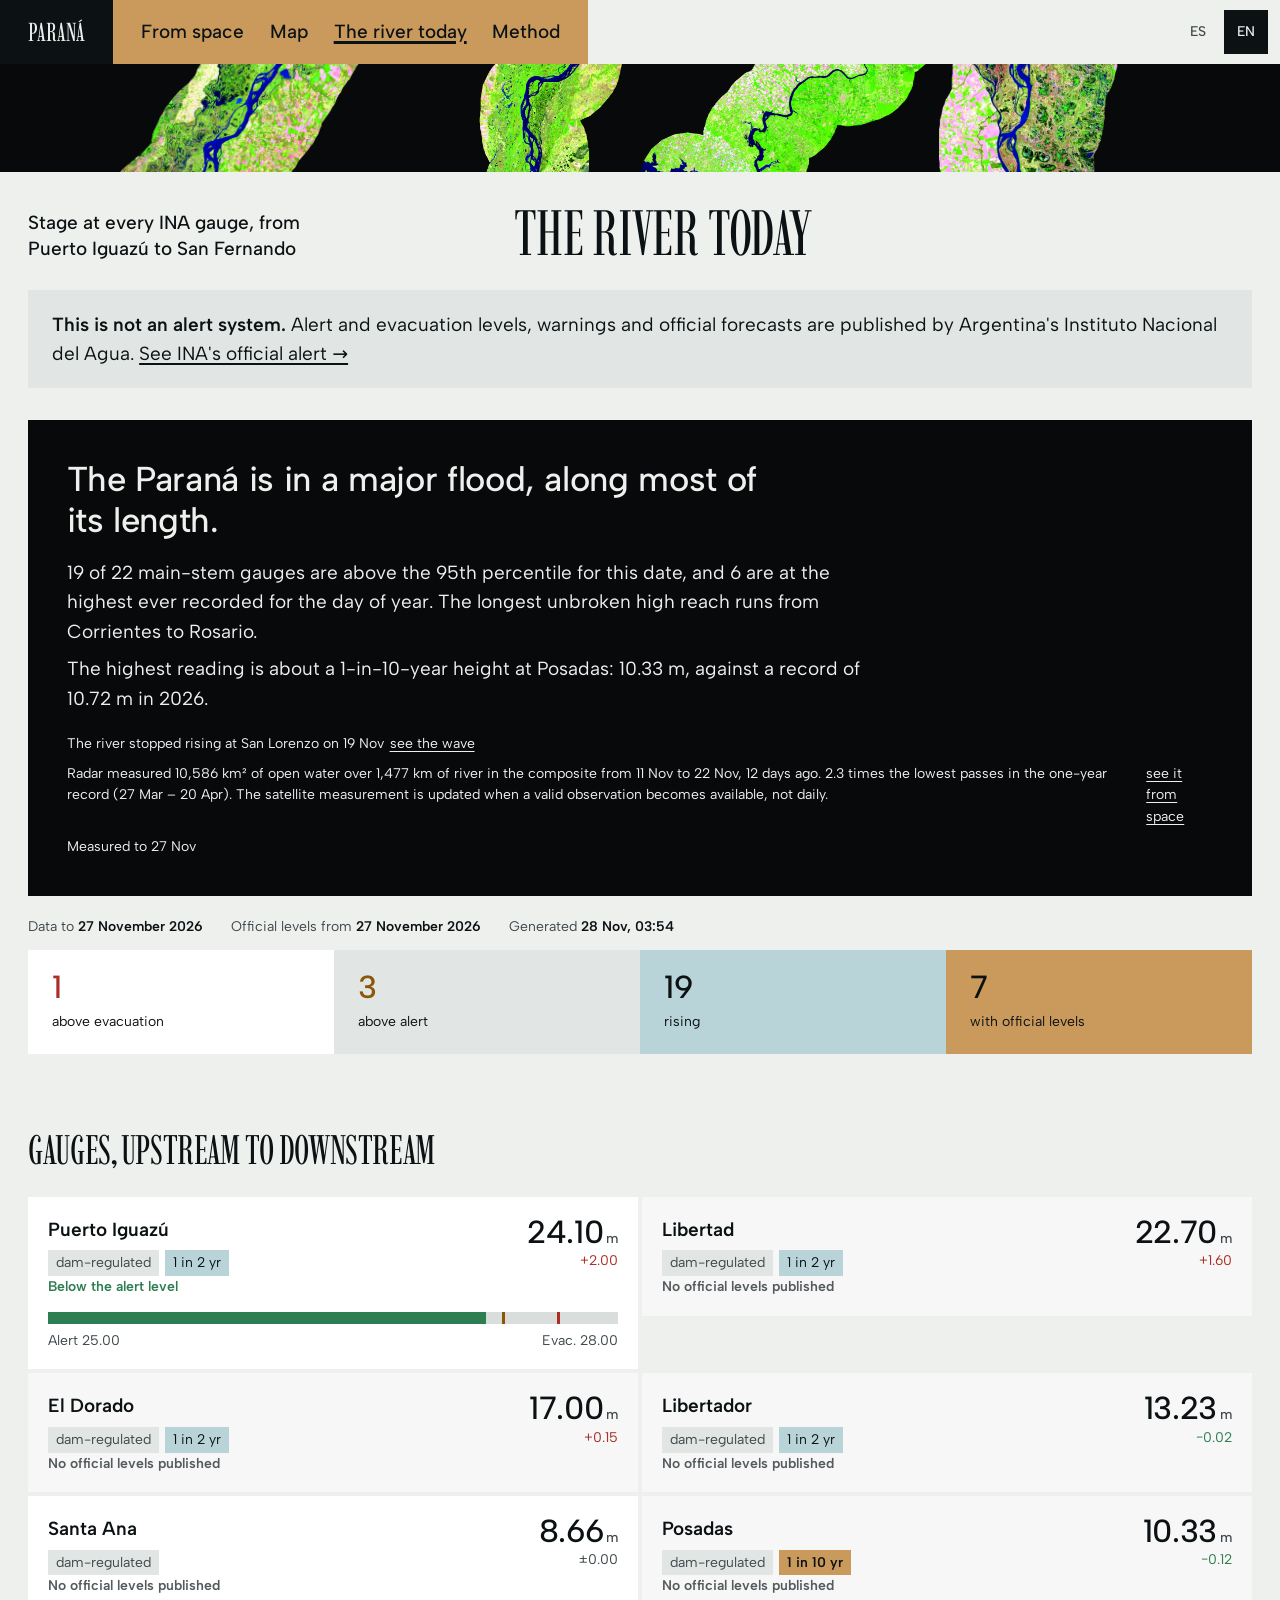
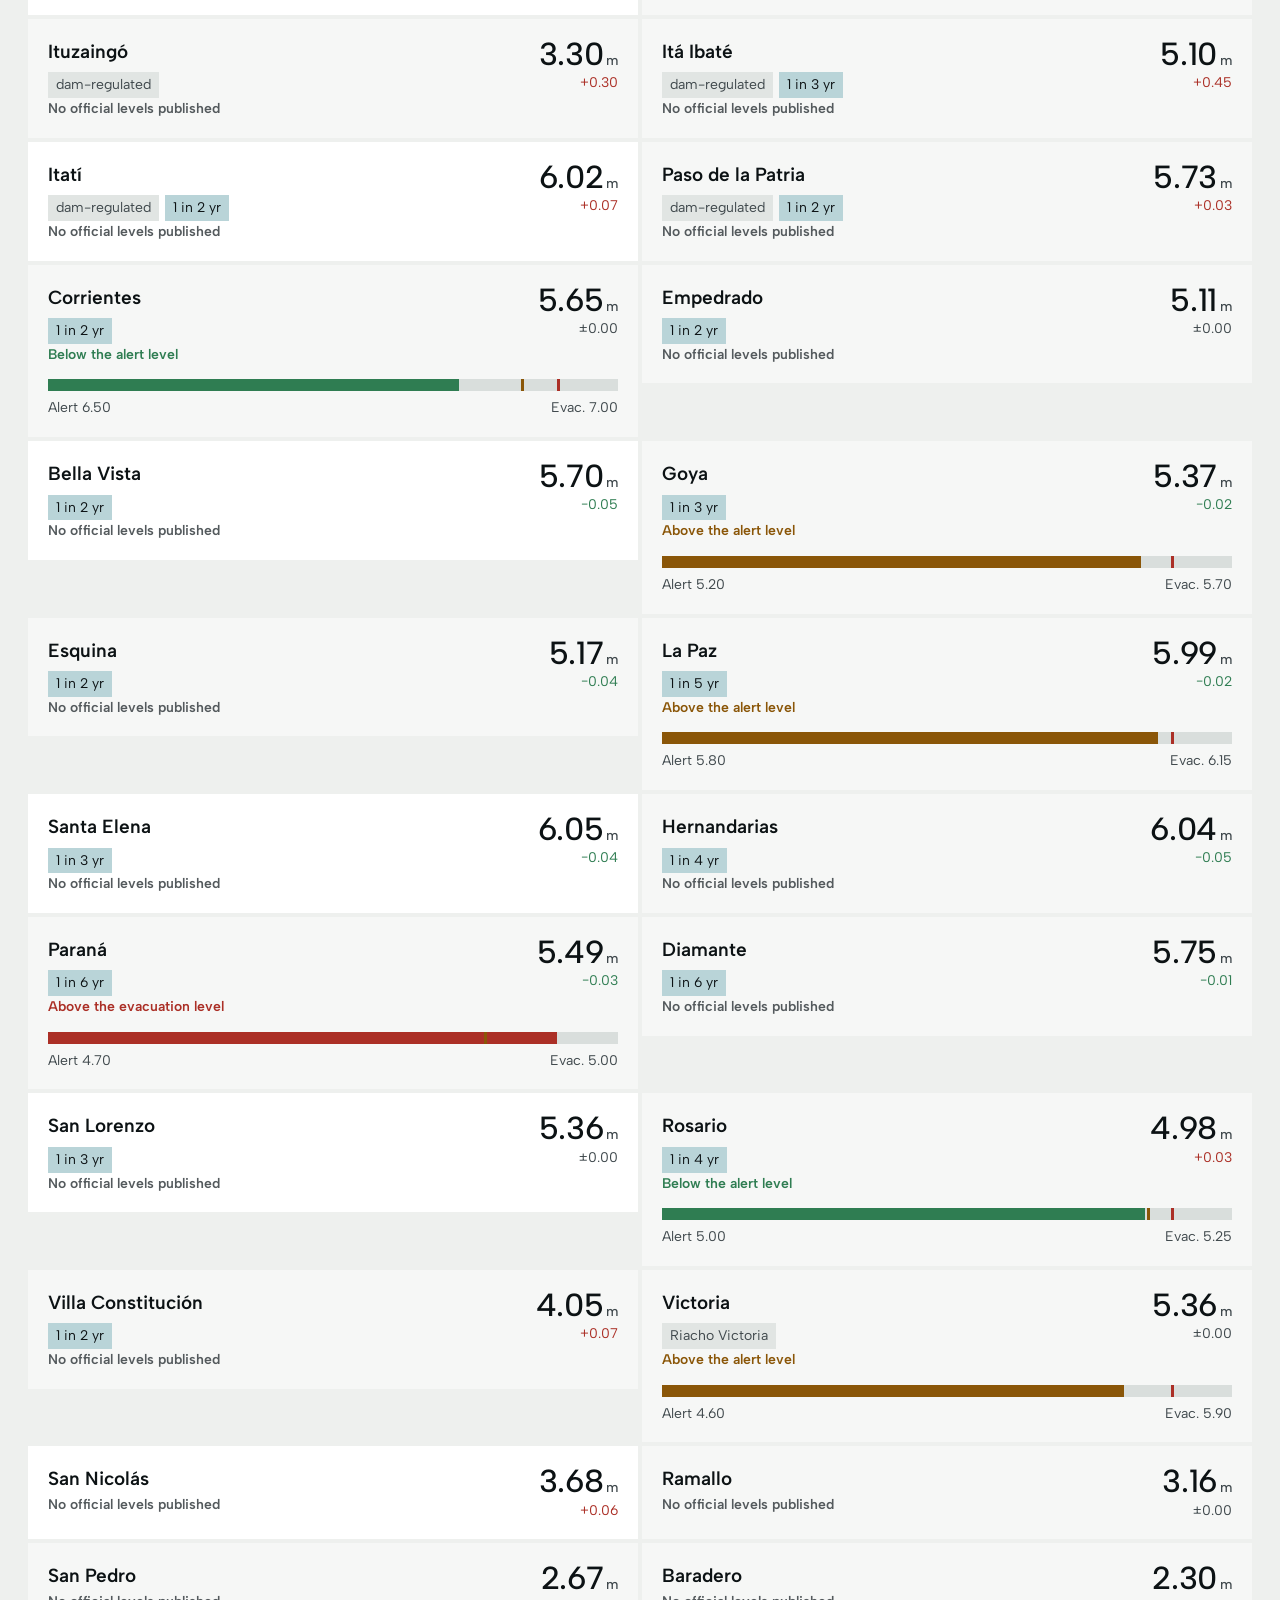
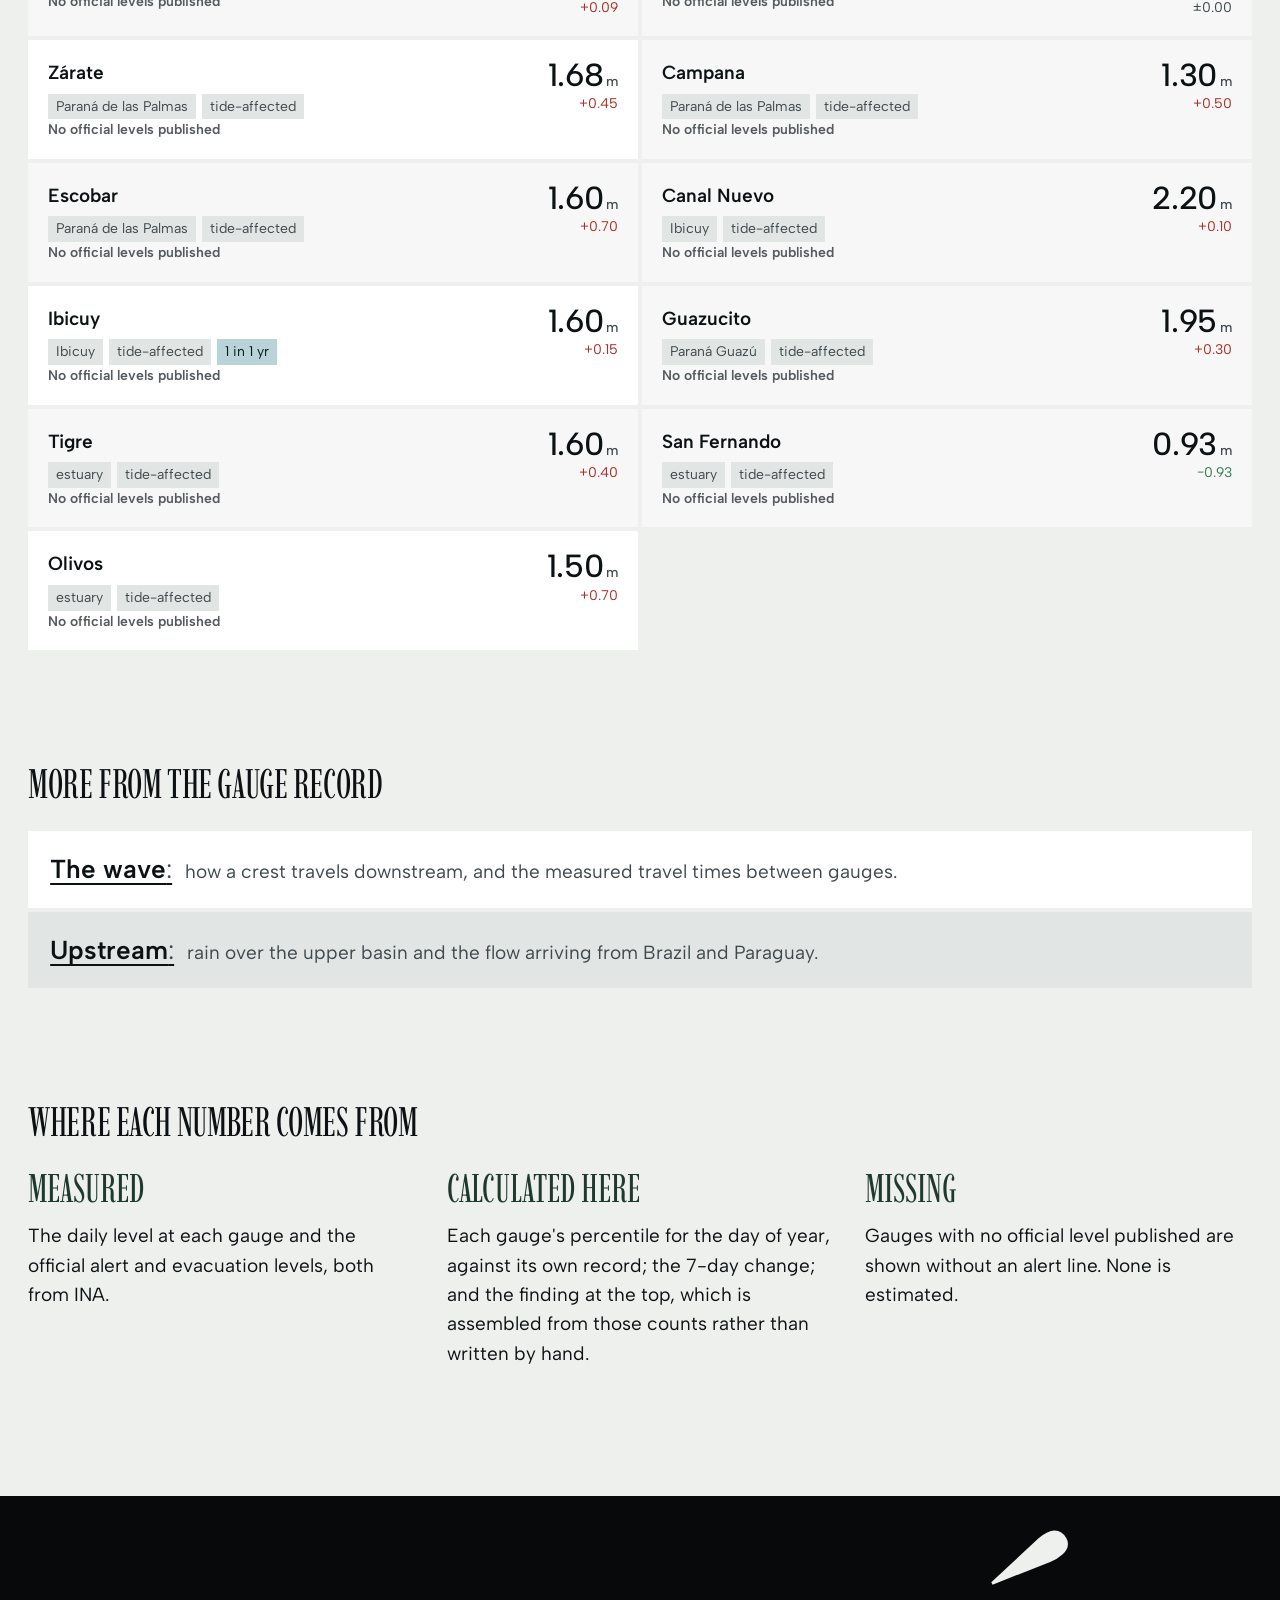
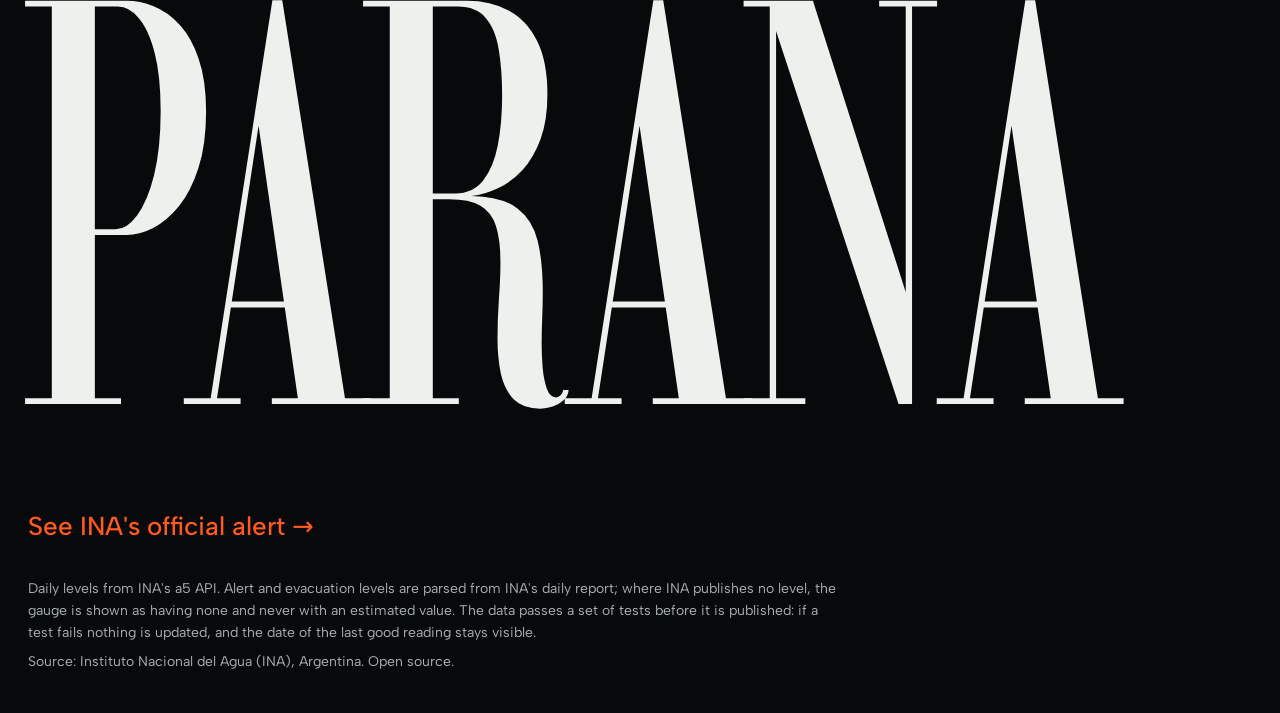
<file: site/gauges.html>
<!doctype html>
<html lang="es" class="app">
<head>
<meta charset="utf-8">
<meta name="viewport" content="width=device-width, initial-scale=1">
<title>El río hoy · Crecida del Paraná</title>
<meta name="description" content="El río Paraná hoy, de Puerto Iguazú a San Fernando. No es un sistema de alerta.">
<meta name="theme-color" content="#0c1214">
<link rel="preconnect" href="https://fonts.googleapis.com">
<link rel="preconnect" href="https://fonts.gstatic.com" crossorigin>
<link href="https://fonts.googleapis.com/css2?family=Imbue:opsz,wght@10..100,400&family=Albert+Sans:wght@400;500;600&display=swap" rel="stylesheet">
<link rel="stylesheet" href="style.css">
<script>document.documentElement.classList.add("js");</script>
</head>
<body>
<a class="skip" href="#content" data-t="skipLink"></a>
<header class="topbar">
  <a class="mark" href="index.html">Paraná</a>
  <nav class="views" data-t-aria="viewsNav">
    <a href="index.html" data-t="viewSpace"></a>
    <a href="map.html" data-t="viewMap"></a>
    <a href="gauges.html" aria-current="page" data-t="viewToday"></a>
    <a href="method.html" data-t="viewMethod"></a>
  </nav>
  <div class="langs" role="group" data-t-aria="langGroup">
      <button type="button" data-lang="es" aria-pressed="true">ES</button>
      <button type="button" data-lang="en" aria-pressed="false">EN</button>
    </div>
</header>
<div class="strip" aria-hidden="true">
  <div><img src="media/basemap/la_paz_parana.webp" width="1745" height="2048" alt="" decoding="async"></div>
  <div class="f1"></div>
  <div><img src="media/basemap/corrientes_goya.webp" width="806" height="2048" alt="" decoding="async"></div>
  <div><img src="media/basemap/libertador_posadas.webp" width="2048" height="1848" alt="" decoding="async"></div>
  <div class="f2"></div>
  <div><img src="media/basemap/parana_villa_constitucion.webp" width="864" height="2048" alt="" decoding="async"></div>
</div>
<div class="wrap">
  <div class="pagehead">
    <h1 data-t="title"></h1>
    <p class="sub" data-t="subtitle"></p>
  </div>

  <main id="content" tabindex="-1">

  <p class="notice">
    <strong data-t="noticeStrong"></strong>
    <span data-t="noticeBody"></span>
    <a id="official" href="https://alerta.ina.gob.ar/" target="_blank" rel="noopener" data-t="officialLink"></a>
  </p>

  <div id="error" class="err" role="alert" hidden></div>

  <section class="verdict" id="verdict" hidden aria-labelledby="verdictState">
    <p class="state" id="verdictState"></p>
    <p class="detail" id="verdictDetail"></p>
    <p class="detail rarity" id="verdictRarity" hidden></p>
    <ul class="evidence" id="verdictEvidence"></ul>
  </section>

  <div class="meta" id="meta" hidden>
    <span><span data-t="dataTo"></span> <b id="lastDay"></b> <span id="fresh"></span></span>
    <span><span data-t="thresholdsFrom"></span> <b id="thrDate"></b></span>
    <span><span data-t="generatedAt"></span> <b id="genAt"></b></span>
  </div>

  <div class="tally" id="tally" hidden>
    <div class="evac"><span class="n" id="nEvac">–</span><span class="k" data-t="tallyEvac"></span></div>
    <div class="alert"><span class="n" id="nAlert">–</span><span class="k" data-t="tallyAlert"></span></div>
    <div><span class="n" id="nRising">–</span><span class="k" data-t="tallyRising"></span></div>
    <div><span class="n" id="nOfficial">–</span><span class="k" data-t="tallyOfficial"></span></div>
  </div>

  <h2 class="section" data-t="listHeading"></h2>
  <ul class="gauges" id="list"></ul>

  
  <section class="seealso" aria-labelledby="alsoHeading">
    <h2 class="section" id="alsoHeading" data-t="alsoHeading"></h2>
    <ul class="alsolist">
      <li><a href="wave.html" data-t="alsoWave"></a>
          <span data-t="alsoWaveWhy"></span></li>
      <li><a href="drivers.html" data-t="alsoDrivers"></a>
          <span data-t="alsoDriversWhy"></span></li>
    </ul>
  </section>

  <section class="provenance" aria-labelledby="provHeading">
    <h2 class="section" id="provHeading" data-t="provHeading"></h2>
    <dl>
      <div><dt data-t="provMeasuredLabel"></dt><dd data-t="provMeasured"></dd></div>
      <div><dt data-t="provCalculatedLabel"></dt><dd data-t="provCalculated"></dd></div>
      <div><dt data-t="provMissingLabel"></dt><dd data-t="provMissing"></dd></div>
    </dl>
  </section>
  </main>

  <footer class="close">
    <p class="wordmark" aria-hidden="true">Paraná</p>
    <div class="legal">
    <p class="places"><a href="https://alerta.ina.gob.ar/" target="_blank" rel="noopener" data-t="officialLink"></a></p>
    <p data-t="method"></p>
    <p data-t="credits"></p>
    </div>
  </footer>
</div>

<script>
"use strict";

// Every string the page shows. Nothing is translated in the pipeline: the
// exported JSON carries proper nouns and stable keys only, so adding a
// language is a change here and nowhere else.
const T = {
  es: {
    alsoHeading: "Más sobre el registro de las estaciones",
    alsoWave: "La onda",
    alsoWaveWhy: "cómo viaja un pico río abajo, y los tiempos de viaje medidos entre estaciones.",
    alsoDrivers: "Aguas arriba",
    alsoDriversWhy: "la lluvia en la cuenca alta y el caudal que entra desde Brasil y Paraguay.",
    viewSpace: "Desde el espacio",
    htmlLang: "es",
    locale: "es-AR",
    stateExtreme: "El Paraná está en una crecida excepcional.",
    stateHighWide: "El Paraná está en una crecida importante, y a lo largo de casi todo el río.",
    stateNotable: "El Paraná está crecido, dentro de lo que pasa cada pocos años.",
    stateHigh: "El Paraná está en una crecida importante.",
    stateNormal: "El Paraná está dentro de lo normal para la época del año.",
    stateUnknown: "No hay datos suficientes para decir cómo está el río.",
    verdictRarity: (years, gauge, stage, record, year) =>
      `La lectura más alta equivale a una altura de 1 en ${years} años en ${gauge}: ${stage} m, contra un récord de ${record} m en ${year}.`,
    verdictRarityNone: "",
    returnPeriod: (years) => `1 en ${years} años`,
    returnPeriodTitle: (years, record, year) =>
      `Una altura que, en promedio, se alcanza una vez cada ${years} años. El máximo del registro es ${record} m, en ${year}.`,
    verdictDetail: (high, counted, top, from_, to) =>
      `${high} de ${counted} estaciones del cauce principal superan el percentil 95 para esta fecha` +
      (top ? `, y ${top} están en el máximo registrado para el día del año` : "") +
      (from_ ? `. El tramo alto más largo va de ${from_} a ${to}.` : "."),
    evidenceFront: (gauge, day, provisional) =>
      provisional
        ? `El río dejó de subir en ${gauge} el ${day}`
        : `El pico pasó por ${gauge} el ${day}`,
    evidenceWater: (km2, km, from_, to, age) =>
      `El radar midió ${km2} km² de agua abierta sobre ${km} km de río en el ` +
      `compuesto del ${from_} al ${to}` +
      (age <= 1 ? "" : `, hace ${age} días`),
    evidenceWaterRatio: (ratio, days) =>
      `${ratio} veces las pasadas más bajas del registro de un año (${days})`,
    evidenceWaterStale: "La medición satelital se actualiza cuando hay una pasada válida, no a diario.",
    evidenceAsOf: (day) => `Medido hasta el ${day}`,
    evidenceSeeWave: "ver la onda",
    evidenceSeeFlood: "ver desde el espacio",
    evidenceSeeGauges: "ver las estaciones",
    title: "El río hoy",
    subtitle: "Altura en cada estación del INA, de Puerto Iguazú a San Fernando",
    langGroup: "Idioma",
    provHeading: "De dónde sale cada número",
    provMeasuredLabel: "Medido", provCalculatedLabel: "Calculado acá", provMissingLabel: "Sin dato",
    provMeasured: "Las alturas diarias de cada estación y los niveles oficiales de alerta y evacuación, ambos del INA.",
    provCalculated: "El percentil para el día del año de cada estación, contra su propio registro; la variación de 7 días; y el titular de arriba, que se arma con esas cuentas y no está escrito a mano.",
    provMissing: "Las estaciones sin nivel oficial publicado aparecen sin línea de alerta. No se estima ninguno.",
    noticeStrong: "Esto no es un sistema de alerta.",
    noticeBody: "Los niveles de alerta y evacuación, los avisos y los pronósticos oficiales los publica el Instituto Nacional del Agua.",
    officialLink: "Ver el alerta oficial del INA →",
    dataTo: "Datos hasta el",
    thresholdsFrom: "Niveles oficiales del",
    generatedAt: "Generado",
    tallyEvac: "superan evacuación",
    tallyAlert: "superan alerta",
    tallyRising: "en aumento",
    tallyOfficial: "con niveles oficiales",
    listHeading: "Estaciones, aguas arriba hacia aguas abajo",
    viewsNav: "Vistas",
    skipLink: "Saltar al contenido", viewToday: "El río hoy",
    viewWave: "La onda",
    viewDrivers: "Aguas arriba",
    viewFlood: "Superficie",
    viewMap: "Mapa", viewMethod: "Método",
    statusBelow: "Bajo el nivel de alerta",
    statusAlert: "Supera el nivel de alerta",
    statusEvacuation: "Supera el nivel de evacuación",
    statusUnknown: "Sin niveles oficiales publicados",
    noData: "sin dato",
    alertShort: "Alerta",
    evacShort: "Evac.",
    inDays: (n) => (n === 1 ? "en 1 día" : "en " + n + " días"),
    flagRegulated: "regulado por represa",
    flagTide: "afectado por marea",
    branchPalmas: "Paraná de las Palmas",
    branchGuazu: "Paraná Guazú",
    branchIbicuy: "Ibicuy",
    branchVictoria: "Riacho Victoria",
    branchEstuary: "estuario",
    stale: (n) => "(" + n + " días de atraso)",
    method: "Niveles del día de la API a5 del INA. Los niveles de alerta y evacuación se extraen del reporte diario del INA; donde el INA no publica un nivel, la estación aparece sin niveles oficiales y nunca con un valor estimado. Los datos pasan un conjunto de pruebas antes de publicarse: si una prueba falla, no se actualiza nada y queda a la vista la fecha del último dato bueno.",
    credits: "Fuente: Instituto Nacional del Agua (INA), Argentina. Código abierto.",
  },
  en: {
    alsoHeading: "More from the gauge record",
    alsoWave: "The wave",
    alsoWaveWhy: "how a crest travels downstream, and the measured travel times between gauges.",
    alsoDrivers: "Upstream",
    alsoDriversWhy: "rain over the upper basin and the flow arriving from Brazil and Paraguay.",
    viewSpace: "From space",
    htmlLang: "en",
    locale: "en-GB",
    stateExtreme: "The Paraná is in an exceptional flood.",
    stateHighWide: "The Paraná is in a major flood, along most of its length.",
    stateNotable: "The Paraná is high, within what happens every few years.",
    stateHigh: "The Paraná is in a major flood.",
    stateNormal: "The Paraná is within its normal range for the time of year.",
    stateUnknown: "There is not enough data to say how the river is behaving.",
    verdictRarity: (years, gauge, stage, record, year) =>
      `The highest reading is about a 1-in-${years}-year height at ${gauge}: ${stage} m, against a record of ${record} m in ${year}.`,
    verdictRarityNone: "",
    returnPeriod: (years) => `1 in ${years} yr`,
    returnPeriodTitle: (years, record, year) =>
      `A height reached on average once every ${years} years. The highest in the record is ${record} m, in ${year}.`,
    verdictDetail: (high, counted, top, from_, to) =>
      `${high} of ${counted} main-stem gauges are above the 95th percentile for this date` +
      (top ? `, and ${top} are at the highest ever recorded for the day of year` : "") +
      (from_ ? `. The longest unbroken high reach runs from ${from_} to ${to}.` : "."),
    evidenceFront: (gauge, day, provisional) =>
      provisional
        ? `The river stopped rising at ${gauge} on ${day}`
        : `The crest passed ${gauge} on ${day}`,
    evidenceWater: (km2, km, from_, to, age) =>
      `Radar measured ${km2} km² of open water over ${km} km of river in the ` +
      `composite from ${from_} to ${to}` +
      (age <= 1 ? "" : `, ${age} days ago`),
    evidenceWaterRatio: (ratio, days) =>
      `${ratio} times the lowest passes in the one-year record (${days})`,
    evidenceWaterStale: "The satellite measurement is updated when a valid observation becomes available, not daily.",
    evidenceAsOf: (day) => `Measured to ${day}`,
    evidenceSeeWave: "see the wave",
    evidenceSeeFlood: "see it from space",
    evidenceSeeGauges: "see the gauges",
    title: "The river today",
    subtitle: "Stage at every INA gauge, from Puerto Iguazú to San Fernando",
    langGroup: "Language",
    provHeading: "Where each number comes from",
    provMeasuredLabel: "Measured", provCalculatedLabel: "Calculated here", provMissingLabel: "Missing",
    provMeasured: "The daily level at each gauge and the official alert and evacuation levels, both from INA.",
    provCalculated: "Each gauge's percentile for the day of year, against its own record; the 7-day change; and the finding at the top, which is assembled from those counts rather than written by hand.",
    provMissing: "Gauges with no official level published are shown without an alert line. None is estimated.",
    noticeStrong: "This is not an alert system.",
    noticeBody: "Alert and evacuation levels, warnings and official forecasts are published by Argentina's Instituto Nacional del Agua.",
    officialLink: "See INA's official alert →",
    dataTo: "Data to",
    thresholdsFrom: "Official levels from",
    generatedAt: "Generated",
    tallyEvac: "above evacuation",
    tallyAlert: "above alert",
    tallyRising: "rising",
    tallyOfficial: "with official levels",
    listHeading: "Gauges, upstream to downstream",
    viewsNav: "Views",
    skipLink: "Skip to content", viewToday: "The river today",
    viewWave: "The wave",
    viewDrivers: "Upstream",
    viewFlood: "Flooded area",
    viewMap: "Map", viewMethod: "Method",
    statusBelow: "Below the alert level",
    statusAlert: "Above the alert level",
    statusEvacuation: "Above the evacuation level",
    statusUnknown: "No official levels published",
    noData: "no data",
    alertShort: "Alert",
    evacShort: "Evac.",
    inDays: (n) => (n === 1 ? "in 1 day" : "in " + n + " days"),
    flagRegulated: "dam-regulated",
    flagTide: "tide-affected",
    branchPalmas: "Paraná de las Palmas",
    branchGuazu: "Paraná Guazú",
    branchIbicuy: "Ibicuy",
    branchVictoria: "Riacho Victoria",
    branchEstuary: "estuary",
    stale: (n) => "(" + n + " days behind)",
    method: "Daily levels from INA's a5 API. Alert and evacuation levels are parsed from INA's daily report; where INA publishes no level, the gauge is shown as having none and never with an estimated value. The data passes a set of tests before it is published: if a test fails nothing is updated, and the date of the last good reading stays visible.",
    credits: "Source: Instituto Nacional del Agua (INA), Argentina. Open source.",
  },
};

const BRANCH_KEY = {
  palmas: "branchPalmas",
  guazu: "branchGuazu",
  ibicuy: "branchIbicuy",
  victoria: "branchVictoria",
  estuary: "branchEstuary",
};

let lang = "es";
let payload = null;

function pickLang() {
  let saved = null;
  try { saved = localStorage.getItem("crecida.lang"); } catch (e) { /* private mode */ }
  if (saved === "es" || saved === "en") return saved;
  return (navigator.language || "es").toLowerCase().startsWith("en") ? "en" : "es";
}

function setLang(next) {
  lang = next;
  try { localStorage.setItem("crecida.lang", next); } catch (e) { /* ignore */ }
  const t = T[lang];
  document.documentElement.lang = t.htmlLang;
  document.title = `${t.title} · ${lang === "es" ? "Crecida del Paraná" : "Paraná flood tracker"}`;
  for (const el of document.querySelectorAll("[data-t]")) {
    const value = t[el.dataset.t];
    if (typeof value === "string") el.textContent = value;
  }
  for (const el of document.querySelectorAll("[data-t-aria]")) {
    el.setAttribute("aria-label", t[el.dataset.tAria] || "");
  }
  for (const b of document.querySelectorAll(".langs button")) {
    b.setAttribute("aria-pressed", String(b.dataset.lang === lang));
  }
  if (payload) render(payload);
}

function whole(value) {
  return new Intl.NumberFormat(T[lang].locale, {
    maximumFractionDigits: 0,
  }).format(value);
}

function num(value, unit) {
  if (value === null || value === undefined) return null;
  const digits = unit === "m3/s" ? 0 : 2;
  return new Intl.NumberFormat(T[lang].locale, {
    minimumFractionDigits: digits,
    maximumFractionDigits: digits,
  }).format(value);
}

function signed(value, unit) {
  const text = num(Math.abs(value), unit);
  const sign = value > 0 ? "+" : value < 0 ? "−" : "±";
  return sign + text;
}

function shortDate(iso) {
  if (!iso) return "—";
  return new Intl.DateTimeFormat(T[lang].locale, {
    day: "numeric", month: "short",
  }).format(new Date(iso + "T12:00:00"));
}

function longDate(iso) {
  if (!iso) return "—";
  const d = new Date(iso + "T12:00:00");
  return new Intl.DateTimeFormat(T[lang].locale, {
    day: "numeric", month: "long", year: "numeric",
  }).format(d);
}

function shortDateTime(iso) {
  if (!iso) return "—";
  const d = new Date(iso);
  if (isNaN(d)) return iso;
  return new Intl.DateTimeFormat(T[lang].locale, {
    day: "numeric", month: "short", hour: "2-digit", minute: "2-digit",
  }).format(d);
}

function returnTag(g) {
  if (!g.return_period) return null;
  const el = document.createElement("span");
  el.className = "tag rare" + (g.return_period >= 10 ? " high" : "");
  el.textContent = T[lang].returnPeriod(Math.round(g.return_period));
  if (g.record_max) {
    el.title = T[lang].returnPeriodTitle(
      Math.round(g.return_period), num(g.record_max), g.record_max_year);
  }
  return el;
}

function tag(text) {
  const span = document.createElement("span");
  span.className = "tag";
  span.textContent = text;
  return span;
}

function gaugeItem(g) {
  const t = T[lang];
  const li = document.createElement("li");
  li.className = "gauge";
  li.dataset.status = g.status;

  const left = document.createElement("div");
  const name = document.createElement("p");
  name.className = "name";
  name.textContent = g.name;
  left.appendChild(name);

  const tags = document.createElement("div");
  tags.className = "tags";
  const branchKey = BRANCH_KEY[g.branch];
  if (branchKey) tags.appendChild(tag(t[branchKey]));
  if (g.flags.includes("regulated")) tags.appendChild(tag(t.flagRegulated));
  if (g.flags.includes("tide_affected")) tags.appendChild(tag(t.flagTide));
  const rare = returnTag(g);
  if (rare) tags.appendChild(rare);
  if (tags.childElementCount) left.appendChild(tags);

  const status = document.createElement("div");
  status.className = "status";
  status.textContent =
    g.status === "evacuation" ? t.statusEvacuation
    : g.status === "alert" ? t.statusAlert
    : g.status === "below" ? t.statusBelow
    : t.statusUnknown;
  left.appendChild(status);
  li.appendChild(left);

  const right = document.createElement("div");
  right.className = "reading";
  if (g.value === null) {
    const none = document.createElement("div");
    none.className = "nodata";
    none.textContent = t.noData;
    right.appendChild(none);
  } else {
    const level = document.createElement("div");
    level.className = "level";
    level.textContent = num(g.value, g.unit);
    const unit = document.createElement("span");
    unit.className = "unit";
    unit.textContent = g.unit === "m3/s" ? "m³/s" : "m";
    level.appendChild(unit);
    right.appendChild(level);

    if (g.change !== null) {
      const change = document.createElement("div");
      change.className = "change " + (g.change > 0 ? "up" : g.change < 0 ? "down" : "");
      const days = g.change_days && g.change_days !== 1 ? " " + t.inDays(g.change_days) : "";
      change.textContent = signed(g.change, g.unit) + days;
      right.appendChild(change);
    }
  }
  li.appendChild(right);

  // The bar is drawn only when there is something official to draw it
  // against. An invented scale would imply a threshold that does not exist.
  if (g.value !== null && (g.alert !== null || g.evacuation !== null)) {
    const lines = [g.alert, g.evacuation].filter((v) => v !== null);
    const top = Math.max(g.value, ...lines) * 1.12;
    const bar = document.createElement("div");
    bar.className = "bar";

    const track = document.createElement("div");
    track.className = "track";
    const fill = document.createElement("div");
    fill.className = "fill";
    fill.style.width = Math.max(0, Math.min(100, (g.value / top) * 100)) + "%";
    track.appendChild(fill);
    for (const [value, cls] of [[g.alert, "a"], [g.evacuation, "e"]]) {
      if (value === null) continue;
      const tick = document.createElement("div");
      tick.className = "tick " + cls;
      tick.style.left = (value / top) * 100 + "%";
      track.appendChild(tick);
    }
    bar.appendChild(track);

    const scale = document.createElement("div");
    scale.className = "scale";
    const a = document.createElement("span");
    a.textContent = g.alert === null ? "" : t.alertShort + " " + num(g.alert, g.unit);
    const e = document.createElement("span");
    e.textContent = g.evacuation === null ? "" : t.evacShort + " " + num(g.evacuation, g.unit);
    scale.append(a, e);
    bar.appendChild(scale);
    li.appendChild(bar);
  }

  return li;
}

// The lead. A reader arrives asking whether the river is behaving, not
// wanting a table of thirty-seven readings, and every part of the sentence
// carries the number it came from so the claim can be checked rather than
// taken.
function minusDays(iso, n) {
  const d = new Date(iso + "T12:00:00");
  d.setDate(d.getDate() - n);
  return d.toISOString().slice(0, 10);
}

function daysSince(iso) {
  const then = new Date(iso + "T12:00:00"), now = new Date();
  return Math.max(0, Math.round((now - then) / 86400000));
}

function renderVerdict(v) {
  const t = T[lang];
  // This page formats with longDate and num; the shorter helpers the wave
  // and map pages use do not exist here.
  const day = (iso) => shortDate(iso);
  const ratio = (x) => new Intl.NumberFormat(T[lang].locale, {
    minimumFractionDigits: 1, maximumFractionDigits: 1,
  }).format(x);
  const section = document.getElementById("verdict");
  if (!v || v.state === "unknown") { section.hidden = true; return; }

  const word = {
    extreme: t.stateExtreme, high_wide: t.stateHighWide, high: t.stateHigh,
    notable: t.stateNotable, normal: t.stateNormal,
  }[v.state] || t.stateUnknown;
  const state = document.getElementById("verdictState");
  state.textContent = word;
  state.className = "state " + v.state;

  document.getElementById("verdictDetail").textContent = t.verdictDetail(
    v.high, v.counted, v.at_top,
    v.reach && v.reach.from, v.reach && v.reach.to);

  // The magnitude, after the extent. A percentile says where today sits
  // among past 29ths of October; a return period says how big the flood
  // is. On this river in spring they routinely disagree, and the reader
  // wants both.
  const rare = document.getElementById("verdictRarity");
  if (v.rarest && v.rarest.record_max) {
    rare.textContent = t.verdictRarity(
      Math.round(v.rarest.years), v.rarest.gauge, num(v.rarest.stage_m),
      num(v.rarest.record_max), v.rarest.record_max_year);
    rare.hidden = false;
  } else {
    rare.hidden = true;
  }

  const items = [];
  if (v.front) {
    items.push([
      t.evidenceFront(v.front.gauge, day(v.front.day), !v.front.confirmed),
      "wave.html", t.evidenceSeeWave]);
  }
  if (v.water) {
    // Date it, window it, and age it, the way the gauge readings on this
    // page already are. A twelve-day composite up to a fortnight old was
    // reading as a present-tense fact next to yesterday's river heights.
    const w = v.water;
    const from_ = w.window_start || minusDays(w.day, 11);
    const age = daysSince(w.day);
    let line = t.evidenceWater(whole(w.km2), whole(w.river_km || 0),
                               day(from_), day(w.day), age);
    // The multiple is quoted against the cycles it was taken over, not
    // against one pass that happened to be lowest.
    if (w.ratio && w.driest_day) {
      const over = w.driest_over && w.driest_over.length > 1
        ? `${day(w.driest_over[0])} – ${day(w.driest_over[w.driest_over.length - 1])}`
        : day(w.driest_day);
      line += `. ${t.evidenceWaterRatio(ratio(w.ratio), over)}`;
    }
    if (age > 1) line += `. ${t.evidenceWaterStale}`;
    items.push([line, "index.html", t.evidenceSeeFlood]);
  }
  if (v.as_of) items.push([t.evidenceAsOf(day(v.as_of)), null, null]);

  document.getElementById("verdictEvidence").replaceChildren(
    ...items.map(([text, href, label]) => {
      const li = document.createElement("li");
      li.append(text);
      if (href) {
        const a = document.createElement("a");
        a.href = href;
        a.textContent = label;
        li.append(" ", a);
      }
      return li;
    }));
  section.hidden = false;
}

function render(data) {
  const t = T[lang];
  const gauges = data.gauges || [];
  renderVerdict(data.verdict);

  document.getElementById("lastDay").textContent = longDate(data.last_data_day);
  const fresh = document.getElementById("fresh");
  const age = data.data_age_days;
  if (age !== null && age !== undefined && age > 1) {
    fresh.textContent = t.stale(age);
    // Three days, the same threshold `crecida freshness` fails CI on. They
    // have to agree, because when the scheduled run does not happen at all
    // the CI check never runs either - and then this line is the only thing
    // in the world that notices the data has stopped moving.
    fresh.className = age > 3 ? "stale" : "";
  } else {
    fresh.textContent = "";
    fresh.className = "";
  }
  document.getElementById("thrDate").textContent = longDate(
    (data.thresholds || {}).source_date
  );
  document.getElementById("genAt").textContent = shortDateTime(data.generated_at);
  document.getElementById("meta").hidden = false;

  document.getElementById("nEvac").textContent = gauges.filter((g) => g.status === "evacuation").length;
  document.getElementById("nAlert").textContent = gauges.filter((g) => g.status === "alert").length;
  document.getElementById("nRising").textContent = gauges.filter((g) => g.change !== null && g.change > 0).length;
  document.getElementById("nOfficial").textContent = gauges.filter((g) => g.alert !== null || g.evacuation !== null).length;
  document.getElementById("tally").hidden = false;

  const list = document.getElementById("list");
  list.replaceChildren(...gauges.map(gaugeItem));
}

function fail(message) {
  const box = document.getElementById("error");
  box.textContent = message;
  box.hidden = false;
}

for (const b of document.querySelectorAll(".langs button")) {
  b.addEventListener("click", () => setLang(b.dataset.lang));
}

setLang(pickLang());

fetch("data/river_today.json", { cache: "no-cache" })
  .then((r) => {
    if (!r.ok) throw new Error("HTTP " + r.status);
    return r.json();
  })
  .then((data) => {
    payload = data;
    render(data);
  })
  .catch((err) => fail("No se pudieron cargar los datos / could not load data: " + err.message));
</script>
<script src="site.js" defer></script>
</body>
</html>
</file>
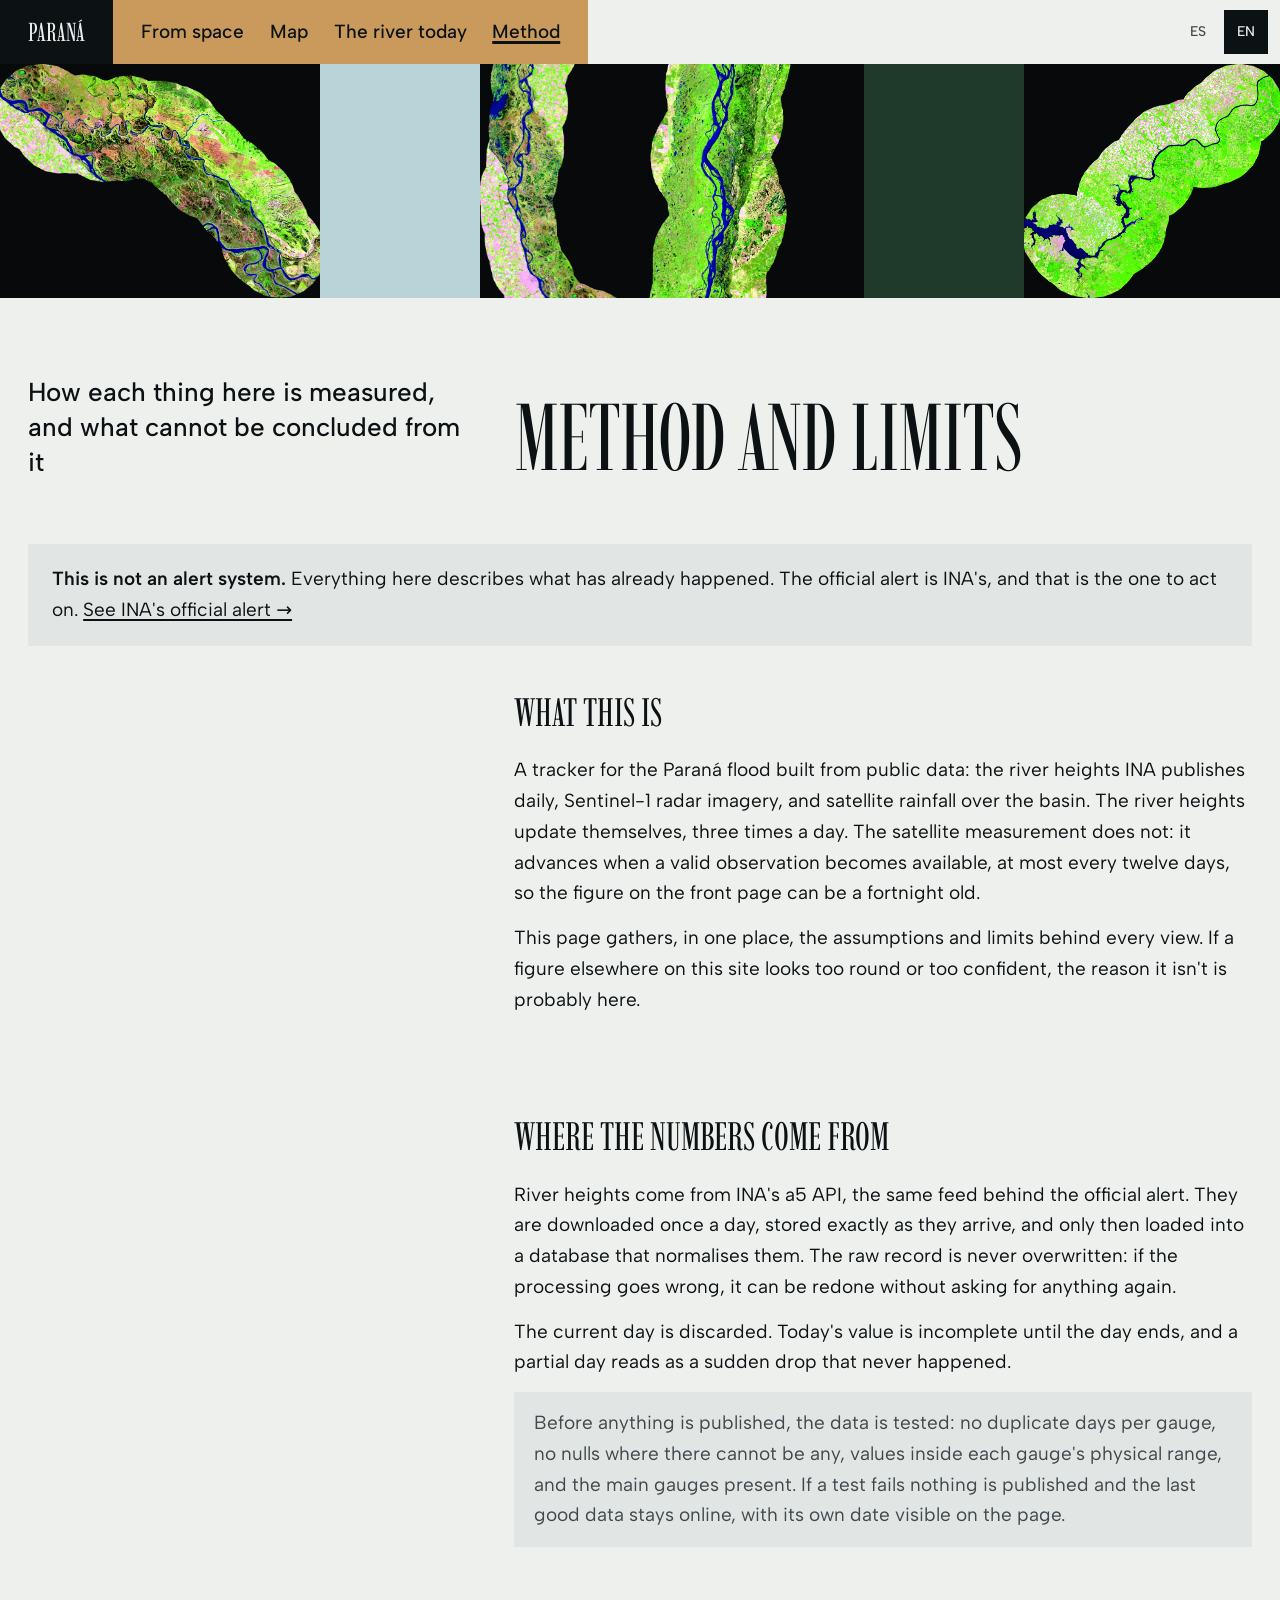
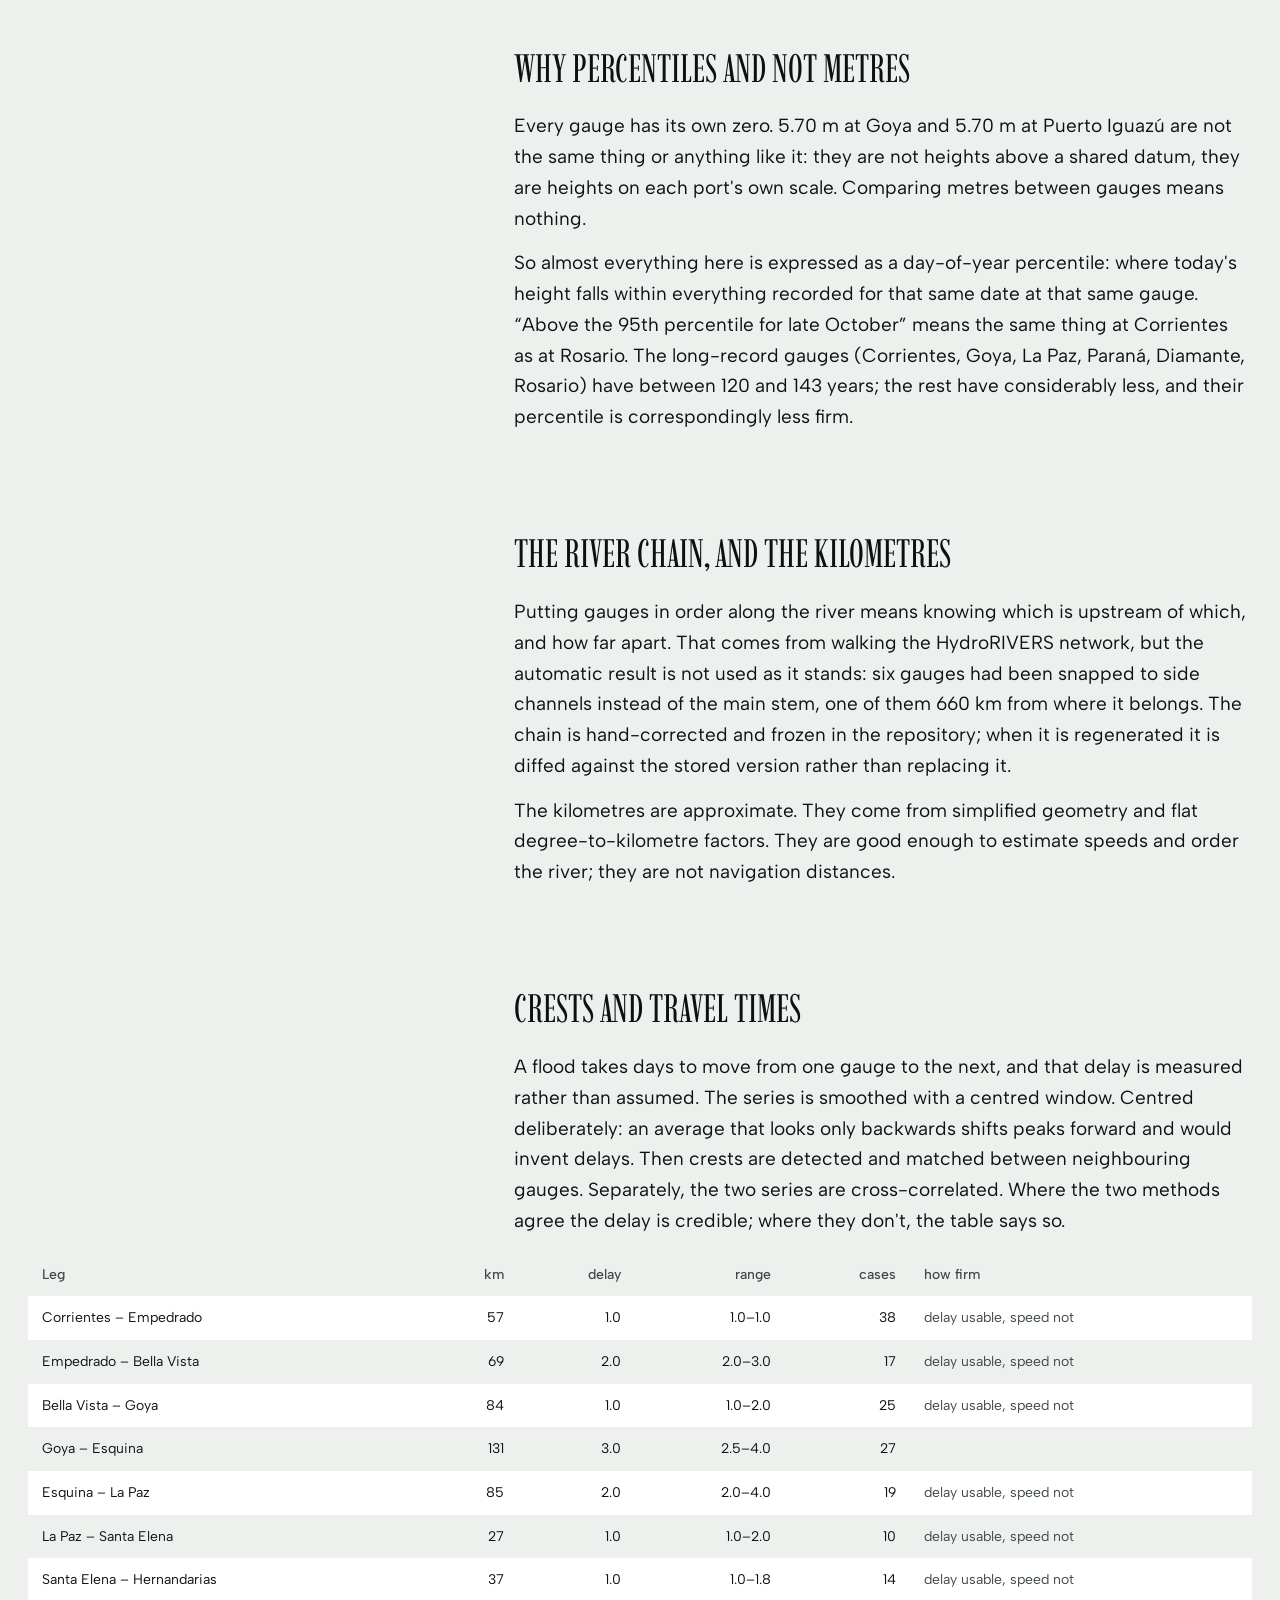
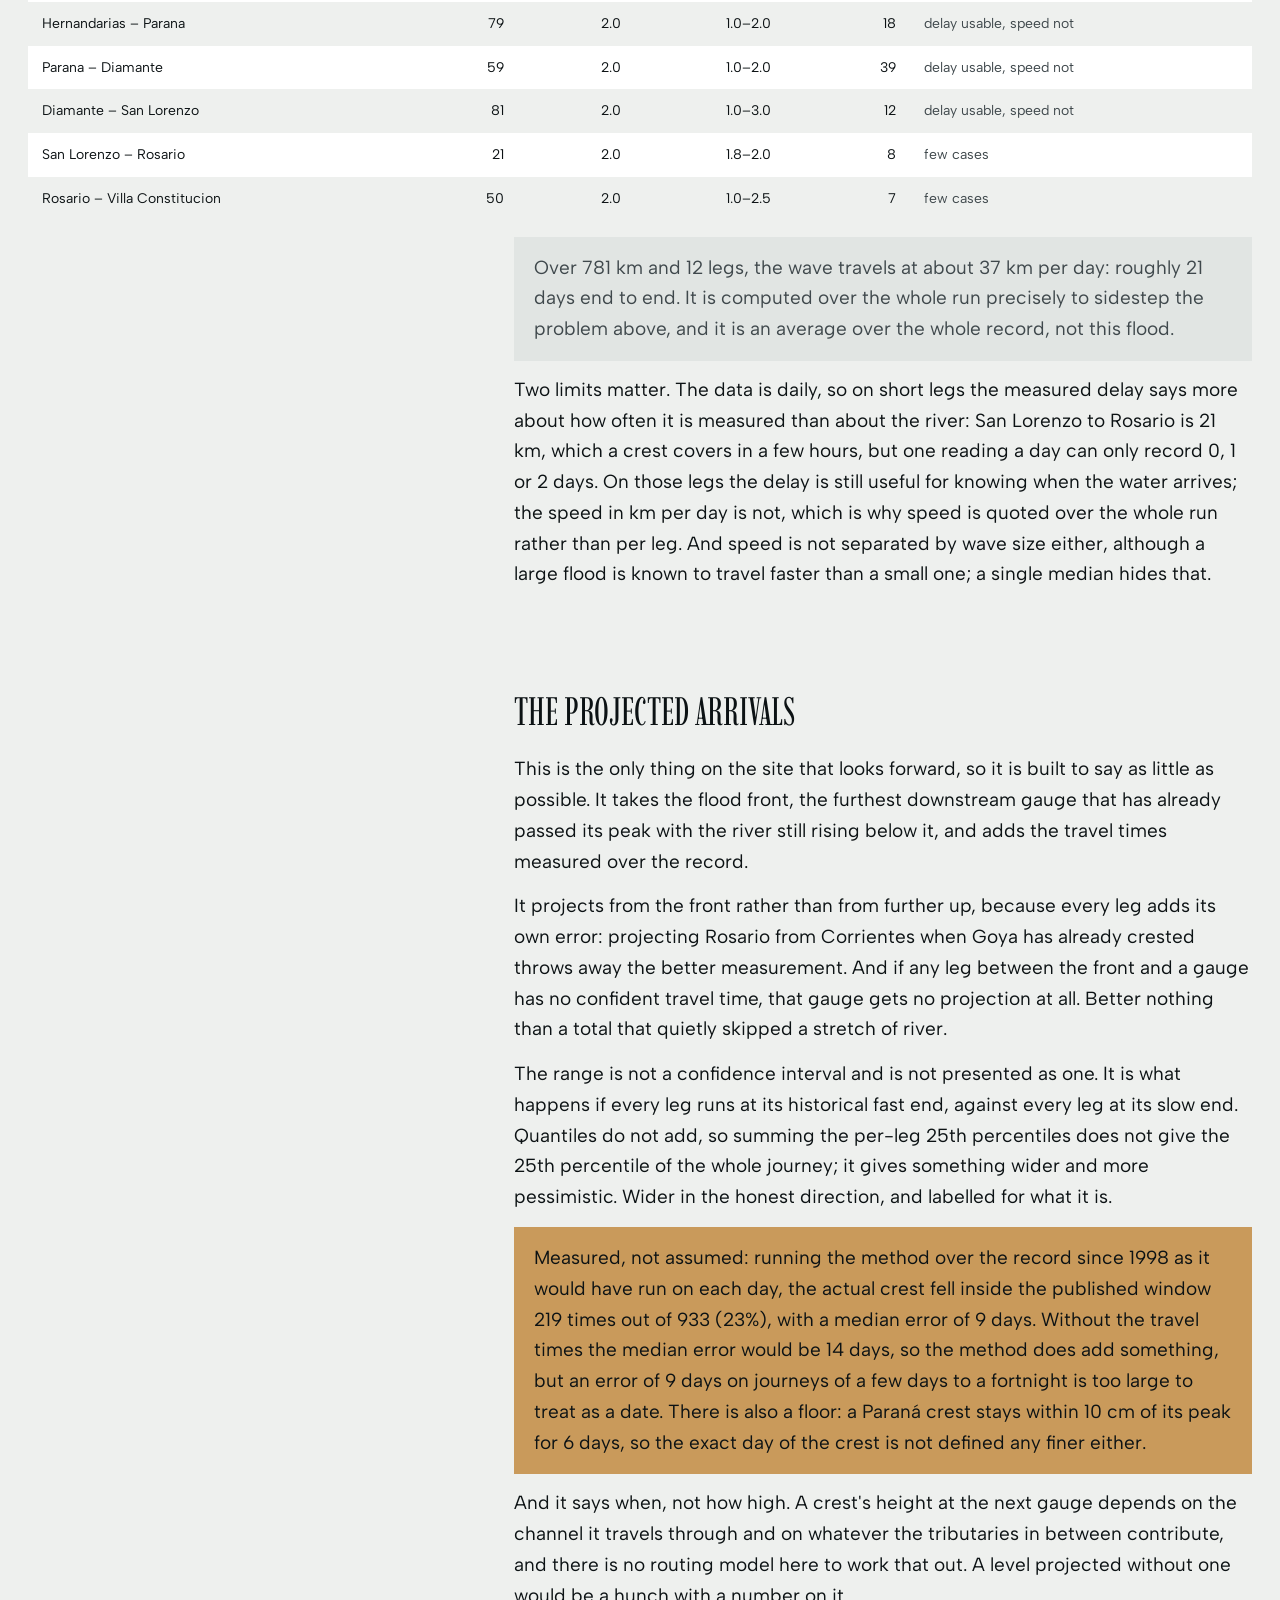
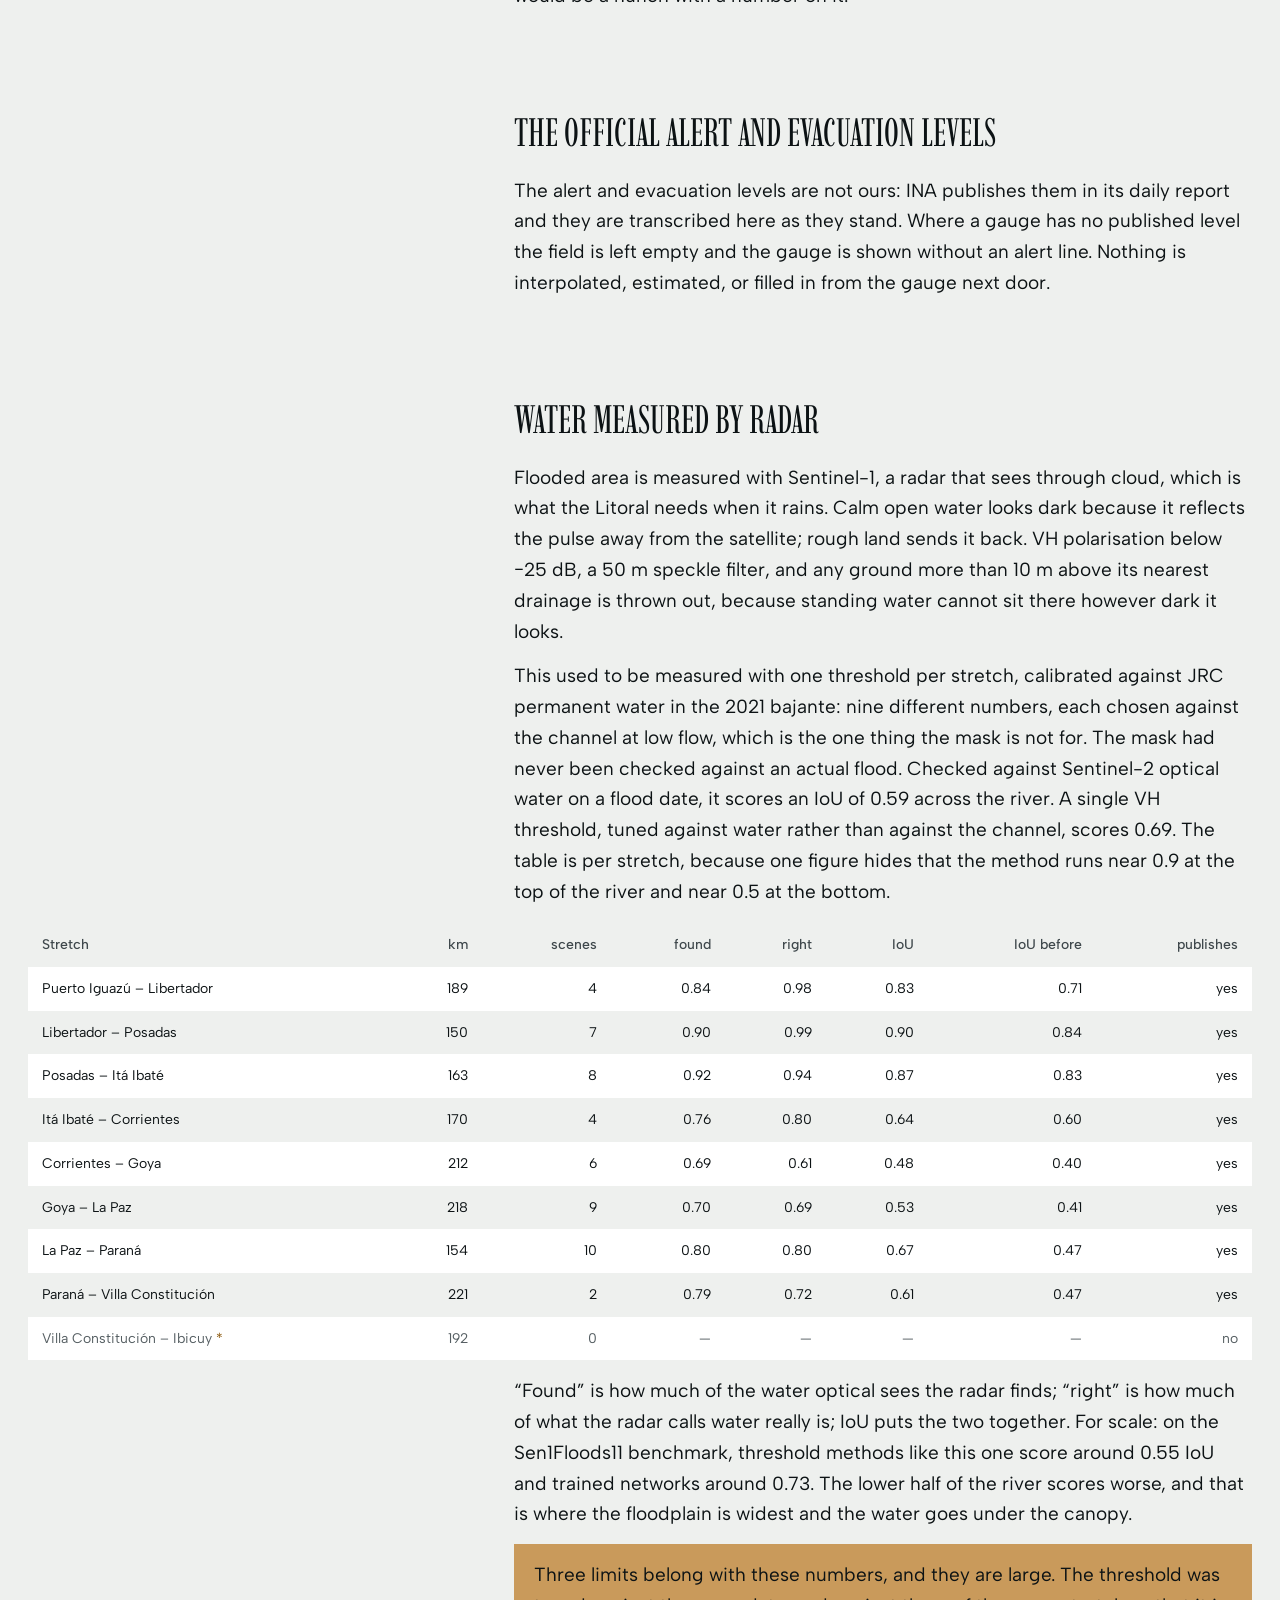
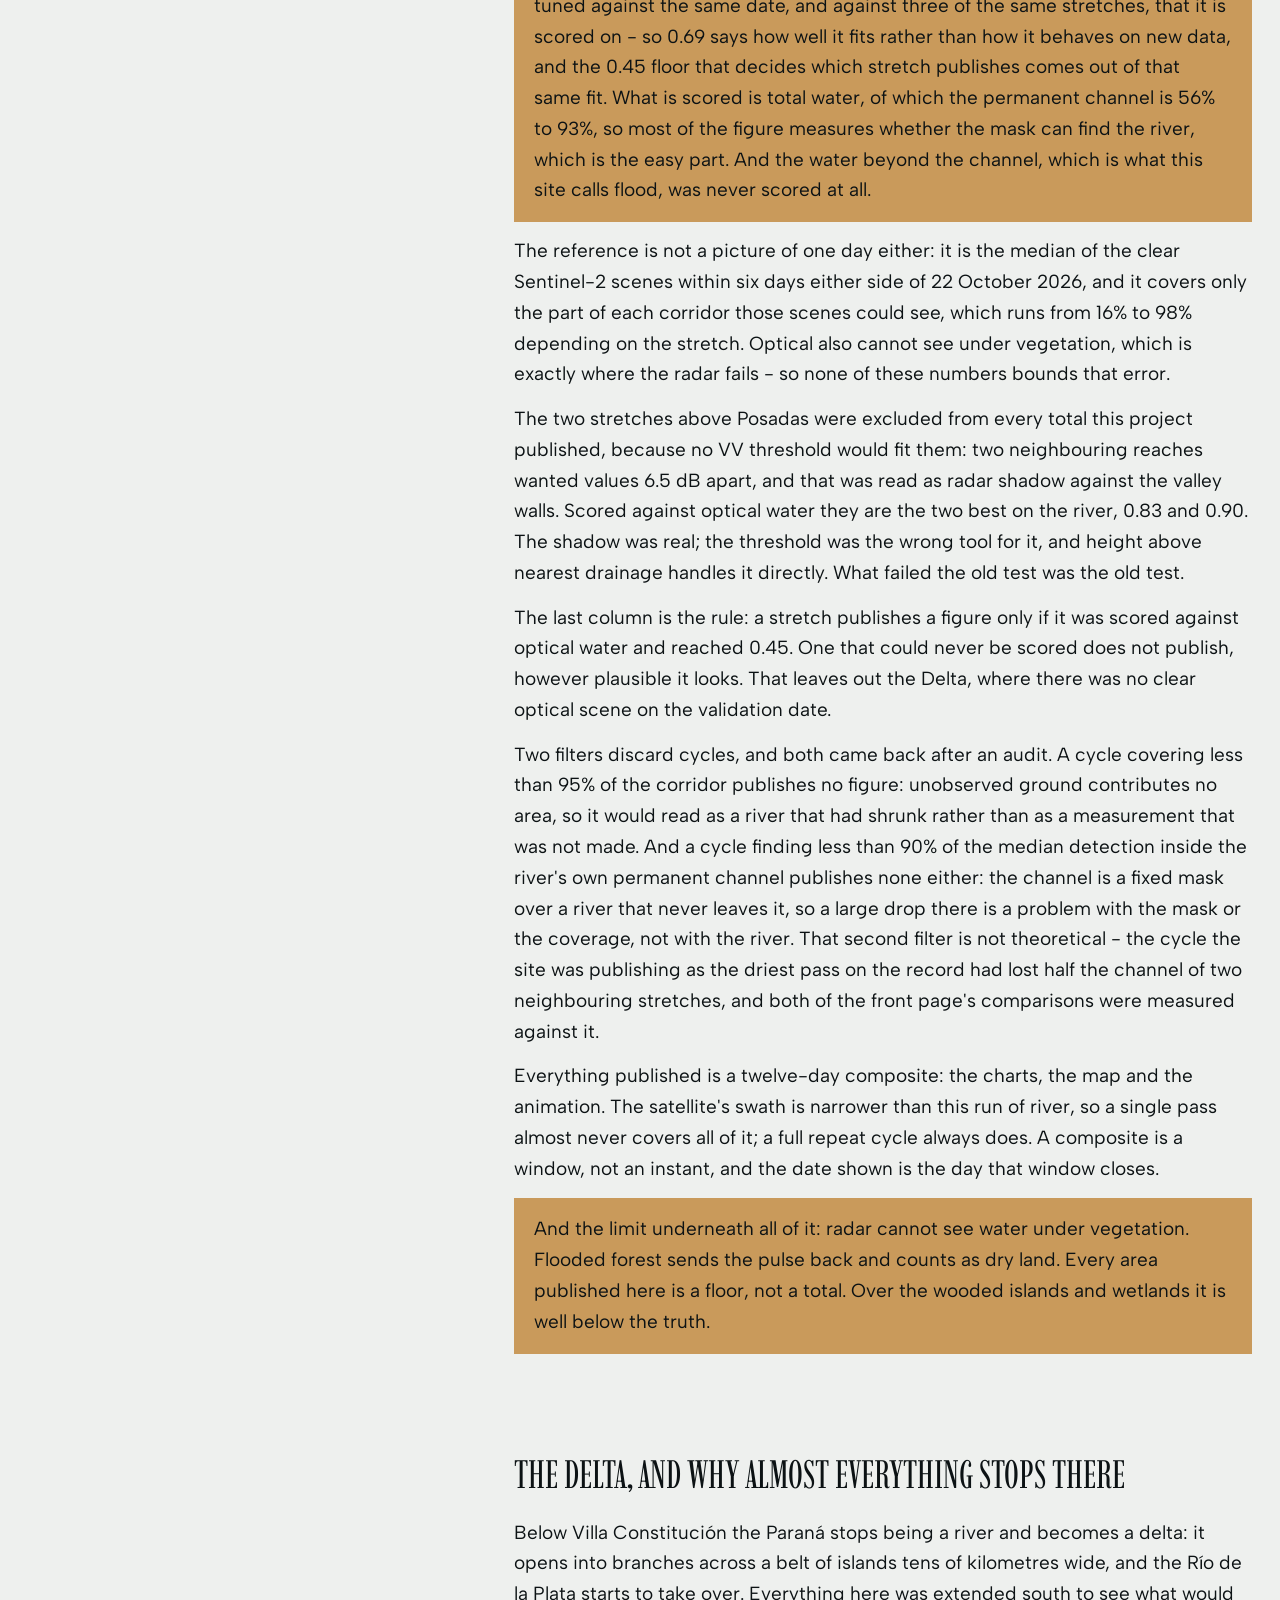
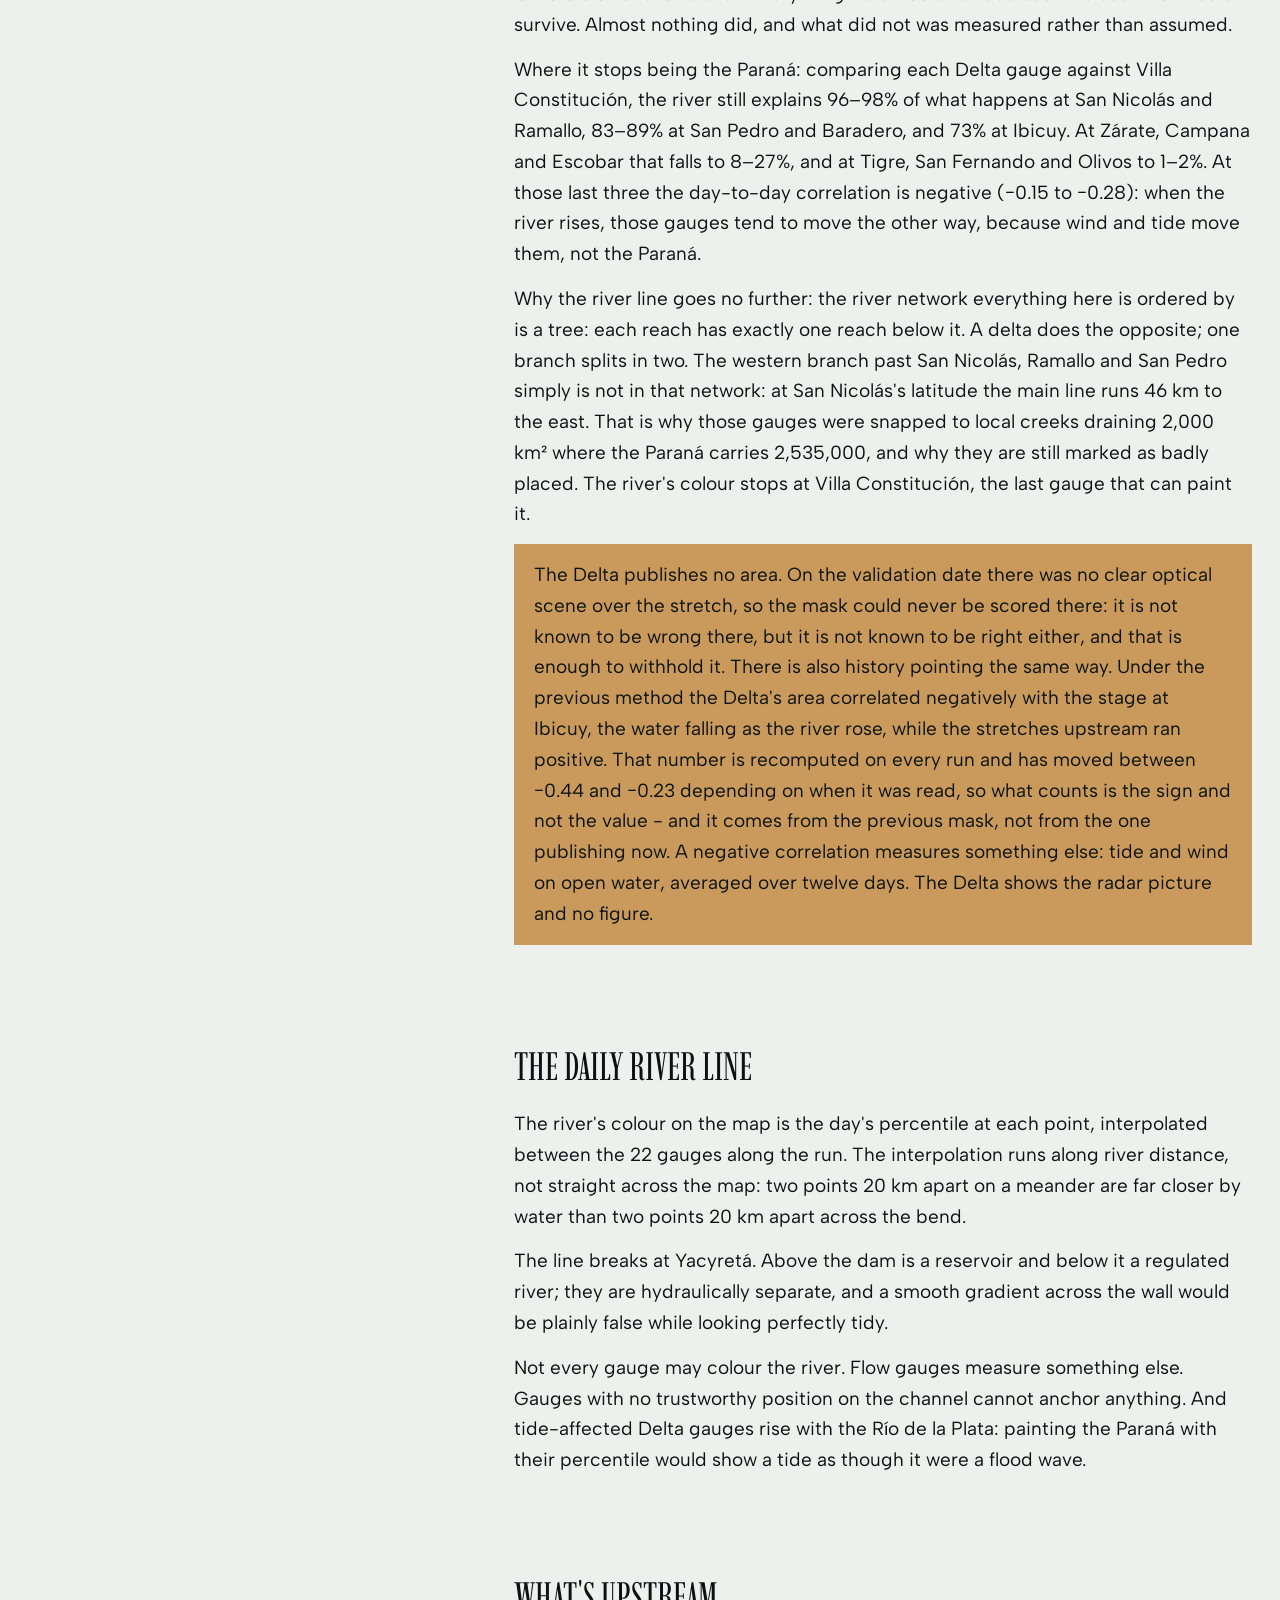
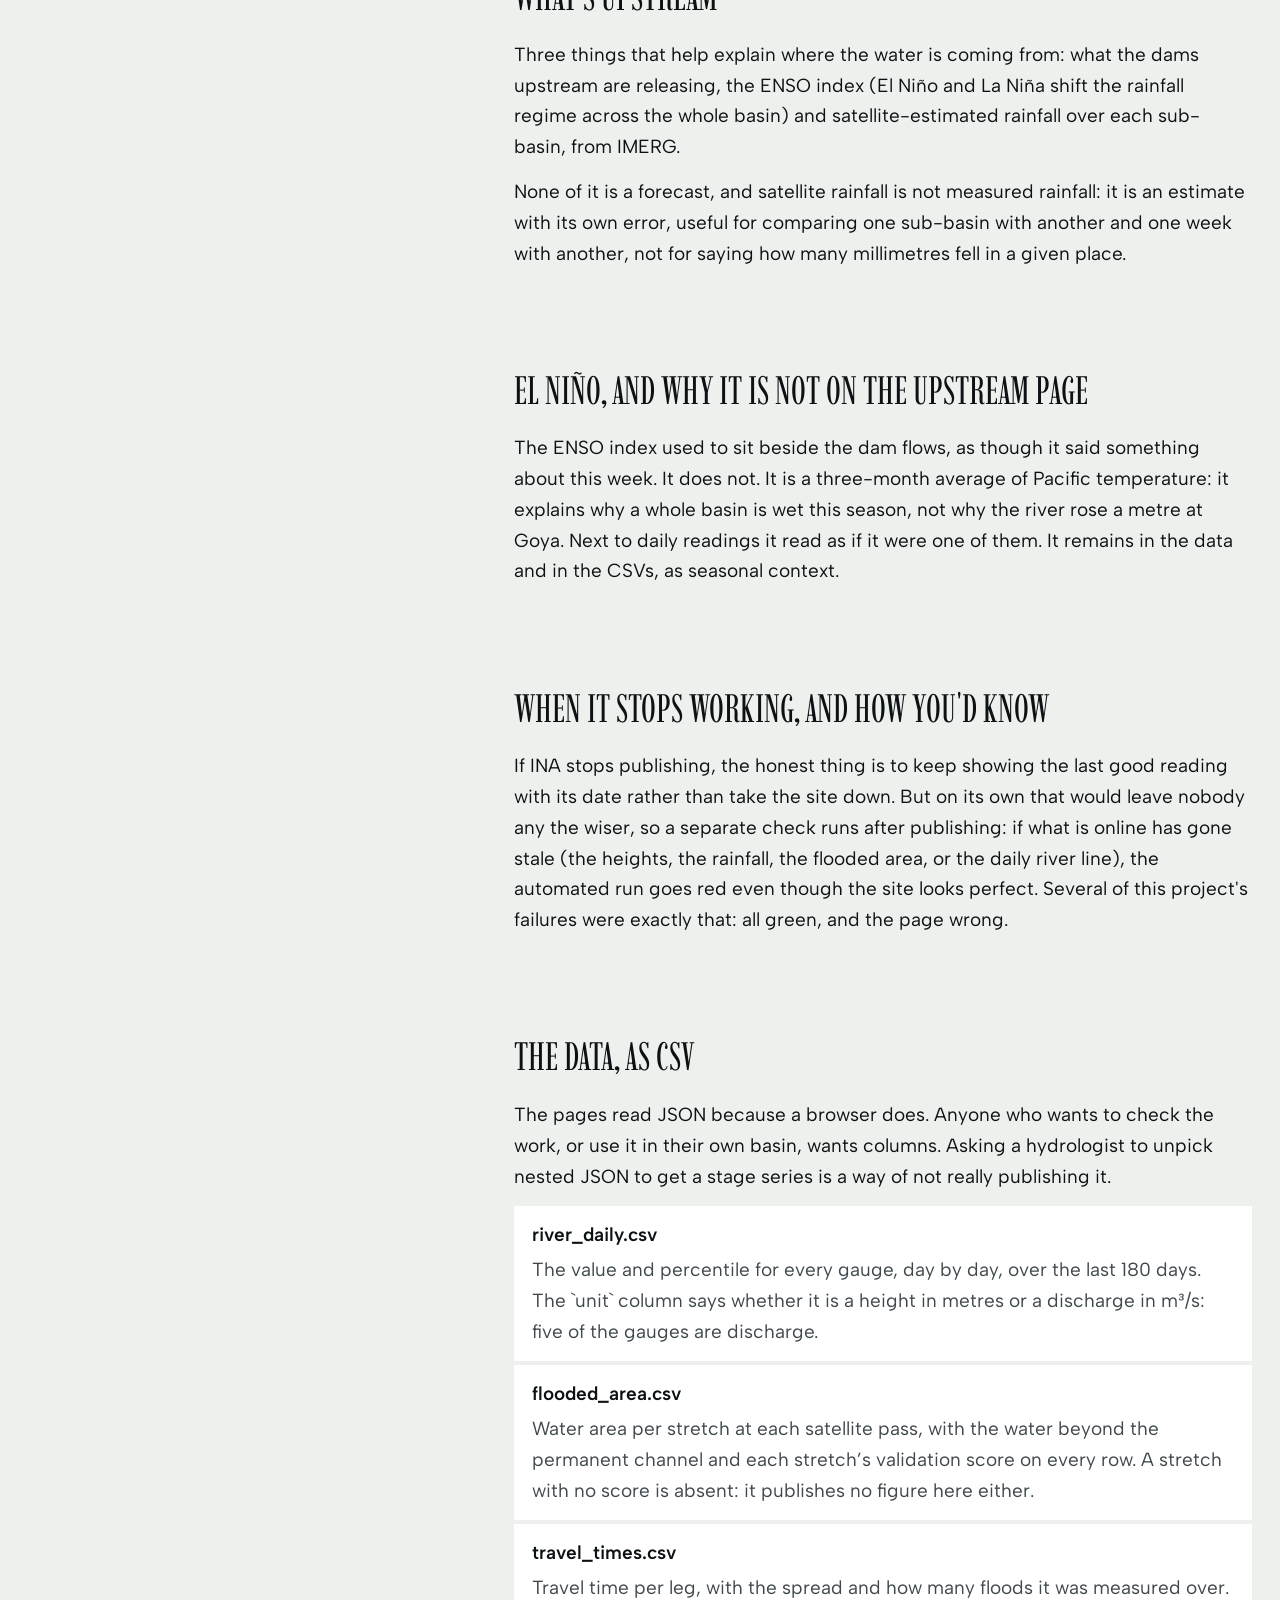
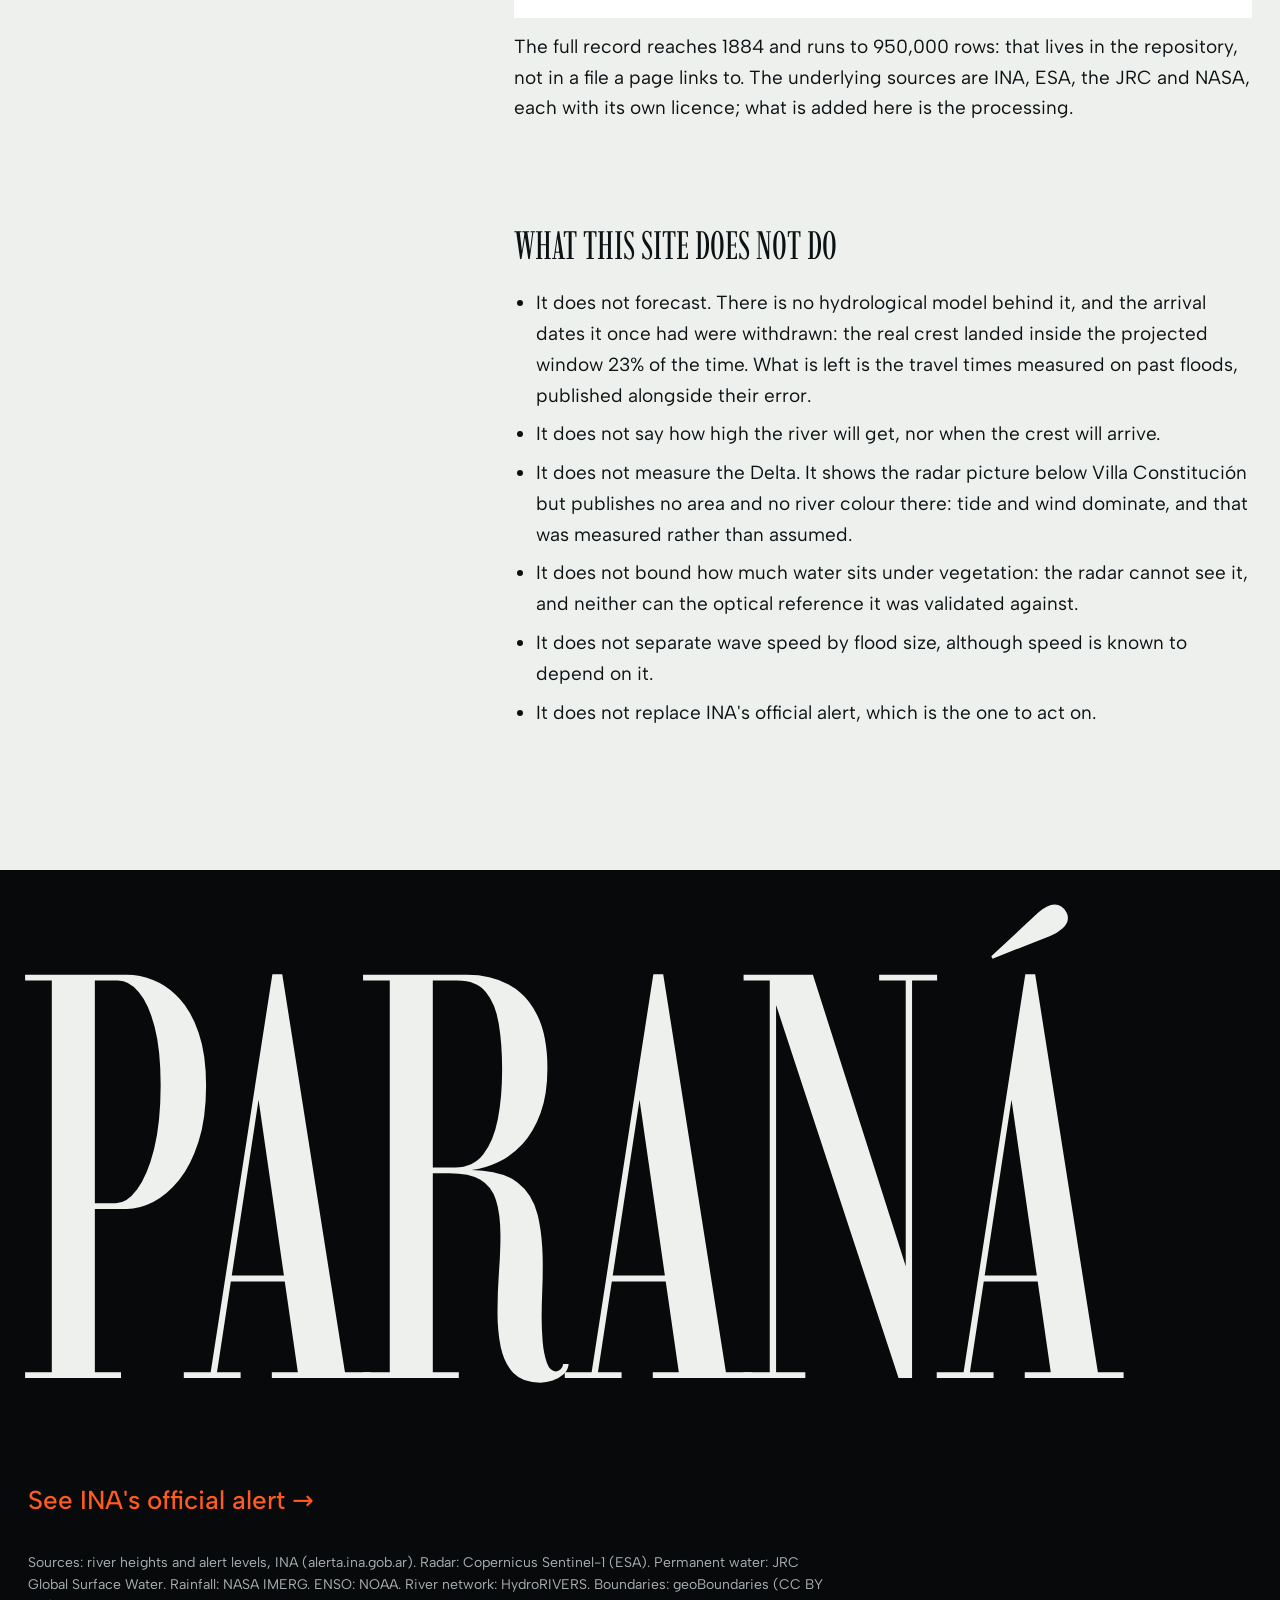
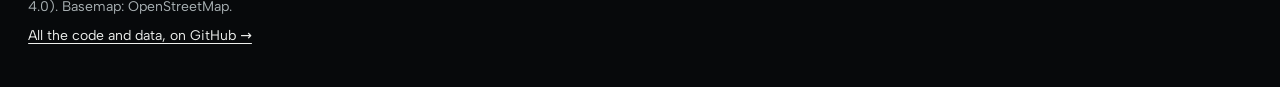
<file: site/method.html>
<!doctype html>
<html lang="es">
<head>
<meta charset="utf-8">
<meta name="viewport" content="width=device-width, initial-scale=1">
<title>Método y límites · Crecida del Paraná</title>
<meta name="description" content="Cómo se mide cada cosa en este sitio, con qué datos, y qué no se puede concluir de ellos.">
<meta name="theme-color" content="#0c1214">
<link rel="preconnect" href="https://fonts.googleapis.com">
<link rel="preconnect" href="https://fonts.gstatic.com" crossorigin>
<link href="https://fonts.googleapis.com/css2?family=Imbue:opsz,wght@10..100,400&family=Albert+Sans:wght@400;500;600&display=swap" rel="stylesheet">
<link rel="stylesheet" href="style.css">
<script>document.documentElement.classList.add("js");</script>
</head>
<body>
<a class="skip" href="#content" data-t="skipLink"></a>
<header class="topbar">
  <a class="mark" href="index.html">Paraná</a>
  <nav class="views" data-t-aria="viewsNav">
    <a href="index.html" data-t="viewSpace"></a>
    <a href="map.html" data-t="viewMap"></a>
    <a href="gauges.html" data-t="viewToday"></a>
    <a href="method.html" aria-current="page" data-t="viewMethod"></a>
  </nav>
  <div class="langs" role="group" data-t-aria="langGroup">
      <button type="button" data-lang="es" aria-pressed="true">ES</button>
      <button type="button" data-lang="en" aria-pressed="false">EN</button>
    </div>
</header>
<div class="strip" aria-hidden="true">
  <div><img src="media/basemap/villa_constitucion_ibicuy.webp" width="2048" height="1453" alt="" decoding="async"></div>
  <div class="f1"></div>
  <div><img src="media/basemap/parana_villa_constitucion.webp" width="864" height="2048" alt="" decoding="async"></div>
  <div><img src="media/basemap/goya_la_paz.webp" width="734" height="2048" alt="" decoding="async"></div>
  <div class="f2"></div>
  <div><img src="media/basemap/libertador_posadas.webp" width="2048" height="1848" alt="" decoding="async"></div>
</div>
<div class="wrap">
  <div class="pagehead">
    <h1 data-t="title"></h1>
    <p class="sub" data-t="subtitle"></p>
  </div>

  <main id="content" class="prose" tabindex="-1">

  <p class="notice">
    <strong data-t="noticeStrong"></strong>
    <span data-t="noticeBody"></span>
    <a href="https://alerta.ina.gob.ar/" target="_blank" rel="noopener" data-t="officialLink"></a>
  </p>

  <div class="prose">

    <section>
      <h2 data-t="whatHeading"></h2>
      <p data-t="whatBody"></p>
      <p data-t="whatBody2"></p>
    </section>

    <section>
      <h2 data-t="sourceHeading"></h2>
      <p data-t="sourceBody"></p>
      <p data-t="sourceBody2"></p>
      <p class="aside" data-t="sourceGate"></p>
    </section>

    <section>
      <h2 data-t="pctHeading"></h2>
      <p data-t="pctBody"></p>
      <p data-t="pctBody2"></p>
    </section>

    <section>
      <h2 data-t="chainHeading"></h2>
      <p data-t="chainBody"></p>
      <p data-t="chainBody2"></p>
    </section>

    <section>
      <h2 data-t="lagHeading"></h2>
      <p data-t="lagBody"></p>
      <div class="tablewrap">
        <table id="legs">
          <thead>
            <tr>
              <th data-t="colLeg"></th>
              <th class="num" data-t="colKm"></th>
              <th class="num" data-t="colDays"></th>
              <th class="num" data-t="colSpread"></th>
              <th class="num" data-t="colN"></th>
              <th data-t="colNote"></th>
            </tr>
          </thead>
          <tbody></tbody>
        </table>
      </div>
      <p class="aside" id="celerityLine"></p>
      <p data-t="lagLimits"></p>
    </section>

    <section>
      <h2 data-t="aheadHeading"></h2>
      <p data-t="aheadBody"></p>
      <p data-t="aheadAnchor"></p>
      <p data-t="aheadWindow"></p>
      <p class="warn" id="aheadSkill"></p>
      <p data-t="aheadHeight"></p>
    </section>

    <section>
      <h2 data-t="officialHeading"></h2>
      <p data-t="officialBody"></p>
    </section>

    <section>
      <h2 data-t="radarHeading"></h2>
      <p data-t="radarBody"></p>
      <p data-t="radarCalib"></p>
      <div class="tablewrap">
        <table id="calib">
          <thead>
            <tr>
              <th data-t="colStretch"></th>
              <th class="num" data-t="colKm"></th>
              <th class="num" data-t="colScenes"></th>
              <th class="num" data-t="colRecall"></th>
              <th class="num" data-t="colPrecision"></th>
              <th class="num" data-t="colIou"></th>
              <th class="num" data-t="colWas"></th>
              <th class="num" data-t="colPublishes"></th>
            </tr>
          </thead>
          <tbody></tbody>
        </table>
      </div>
      <p data-t="radarTracks"></p>
      <p class="warn" data-t="radarInSample"></p>
      <p data-t="radarReference"></p>
      <p data-t="radarGorge"></p>
      <p data-t="radarPublishes"></p>
      <p data-t="radarFilters"></p>
      <p data-t="radarComposite"></p>
      <p class="warn" data-t="radarFloor"></p>
    </section>

    <section>
      <h2 data-t="deltaHeading"></h2>
      <p data-t="deltaBody"></p>
      <p data-t="deltaTide"></p>
      <p data-t="deltaTopology"></p>
      <p class="warn" data-t="deltaArea"></p>
    </section>

    <section>
      <h2 data-t="lineHeading"></h2>
      <p data-t="lineBody"></p>
      <p data-t="lineDam"></p>
      <p data-t="lineExcluded"></p>
    </section>

    <section>
      <h2 data-t="driversHeading"></h2>
      <p data-t="driversBody"></p>
      <p data-t="driversLimits"></p>
    </section>

    <section>
      <h2 data-t="ensoHeading"></h2>
      <p data-t="ensoBody"></p>
    </section>

    <section>
      <h2 data-t="breakHeading"></h2>
      <p data-t="breakBody"></p>
    </section>

    <section>
      <h2 data-t="dataHeading"></h2>
      <p data-t="dataBody"></p>
      <ul class="files">
        <li><a href="data/csv/river_daily.csv" download><code>river_daily.csv</code></a>
          <span class="what" data-t="dataRiver"></span></li>
        <li><a href="data/csv/flooded_area.csv" download><code>flooded_area.csv</code></a>
          <span class="what" data-t="dataFlood"></span></li>
        <li><a href="data/csv/travel_times.csv" download><code>travel_times.csv</code></a>
          <span class="what" data-t="dataLags"></span></li>
      </ul>
      <p data-t="dataLicence"></p>
    </section>

    <section>
      <h2 data-t="notHeading"></h2>
      <ul id="notList"></ul>
    </section>

  </div>

  </main>

  <footer class="close">
    <p class="wordmark" aria-hidden="true">Paraná</p>
    <div class="legal">
    <p class="places"><a href="https://alerta.ina.gob.ar/" target="_blank" rel="noopener" data-t="officialLink"></a></p>
    <p data-t="credits"></p>
    <p><a href="https://github.com/ammarmahfoud90/parana-crecida" target="_blank" rel="noopener" data-t="repoLink"></a></p>
    </div>
  </footer>

</div>

<script>
const T = {
  es: {
    no: "no",
    yes: "sí",
    radarPublishes: "La última columna es la regla: un tramo publica cifra solo si se lo midió contra agua óptica y llegó a 0,45. El que nunca se pudo medir no publica, por más razonable que se vea. Eso deja afuera al Delta, donde no hubo escena óptica limpia en la fecha de validación.",
    colPublishes: "publica",
    colWas: "IoU antes",
    colIou: "IoU",
    colPrecision: "acertada",
    colRecall: "hallada",
    colScenes: "escenas",
    viewSpace: "Desde el espacio",
    htmlLang: "es", locale: "es-AR",
    title: "Método y límites",
    subtitle: "Cómo se mide cada cosa acá, y qué no se puede concluir de ella",
    langGroup: "Idioma", viewsNav: "Vistas",
    skipLink: "Saltar al contenido", viewToday: "El río hoy", viewWave: "La onda",
    viewDrivers: "Aguas arriba", viewFlood: "Superficie",
    viewMap: "Mapa", viewMethod: "Método",
    noticeStrong: "Esto no es un sistema de alerta.",
    noticeBody: "Todo lo que hay acá describe lo que ya pasó. El alerta oficial lo emite el INA, y es lo que hay que mirar para decidir algo.",
    officialLink: "Ver el alerta oficial del INA →",

    whatHeading: "Qué es esto",
    whatBody: "Un seguimiento de la crecida del Paraná hecho con datos públicos: las alturas que el INA publica todos los días, imágenes de radar del satélite Sentinel-1, y lluvia estimada por satélite sobre la cuenca. Las alturas se actualizan solas, tres veces por día. La medición satelital no: avanza cuando hay una pasada válida, como mucho cada doce días, así que la cifra de arriba puede tener una quincena.",
    whatBody2: "Esta página reúne, en un solo lugar, los supuestos y los límites de cada vista. Si una cifra de este sitio le parece demasiado redonda o demasiado segura, lo más probable es que acá esté explicado por qué no lo es.",

    sourceHeading: "De dónde salen los números",
    sourceBody: "Las alturas vienen de la API a5 del INA, la misma que alimenta el alerta oficial. Se bajan una vez por día, se guardan tal como llegan, y recién después se cargan a una base que las normaliza. El dato crudo nunca se pisa: si algo sale mal en el procesamiento, se puede rehacer sin volver a pedir nada.",
    sourceBody2: "Se descarta el día en curso. El dato de hoy está incompleto hasta que termina el día, y un día parcial se lee como una bajada repentina que no existe.",
    sourceGate: "Antes de publicar cualquier cosa corren pruebas sobre los datos: que no haya días duplicados por estación, que no haya nulos donde no puede haberlos, que los valores estén dentro del rango físico de cada estación, y que las estaciones principales tengan dato. Si una prueba falla, no se publica nada y queda en línea lo último bueno, con su propia fecha a la vista.",

    pctHeading: "Por qué percentiles y no metros",
    pctBody: "Cada estación tiene su propio cero. Los 5,70 m de Goya y los 5,70 m de Puerto Iguazú no son lo mismo, ni parecido: no son alturas sobre un mismo plano, son alturas sobre la escala de cada puerto. Comparar metros entre estaciones no significa nada.",
    pctBody2: "Por eso casi todo acá se expresa como percentil del día del año: dónde cae la altura de hoy dentro de todo lo registrado para esta misma fecha en esa misma estación. «Por encima del percentil 95 para fines de octubre» quiere decir lo mismo en Corrientes que en Rosario. Las estaciones con registro largo (Corrientes, Goya, La Paz, Paraná, Diamante, Rosario) tienen entre 120 y 143 años; las demás, bastante menos, y su percentil es proporcionalmente menos firme.",

    chainHeading: "La cadena del río y los kilómetros",
    chainBody: "Para poner las estaciones en orden sobre el río hace falta saber cuál está aguas arriba de cuál, y a qué distancia. Eso sale de recorrer la red hidrográfica de HydroRIVERS, pero el resultado automático no se usa tal cual: seis estaciones habían quedado enganchadas a arroyos laterales en vez del cauce principal, una de ellas a 660 km de donde corresponde. La cadena está corregida a mano y congelada en el repositorio; cuando se regenera, se compara contra la versión guardada en vez de reemplazarla.",
    chainBody2: "Los kilómetros son aproximados. Salen de una geometría simplificada y de factores planos de grados a kilómetros. Sirven para estimar velocidades y ordenar el río; no para medir distancias de navegación.",

    lagHeading: "Crestas y tiempos de viaje",
    lagBody: "Una crecida tarda días en bajar de una estación a la siguiente, y ese retraso se mide, no se supone. Se suaviza la serie con una ventana centrada. Centrada a propósito: una media que mira sólo hacia atrás corre los picos hacia adelante e inventaría demoras. Después se detectan las crestas, y se emparejan entre estaciones vecinas. En paralelo se calcula la correlación cruzada entre las dos series. Cuando los dos métodos coinciden, la demora es creíble; cuando no, la tabla lo marca.",
    colLeg: "Tramo", colKm: "km", colDays: "demora", colSpread: "rango", colN: "casos", colNote: "qué tan firme",
    lagLimits: "Dos límites importantes. El dato es diario, así que en los tramos cortos la demora medida dice más sobre cada cuánto se mide que sobre el río: San Lorenzo a Rosario son 21 km, que la cresta cubre en unas horas, pero una lectura por día sólo puede registrar 0, 1 o 2 días. En esos tramos la demora sigue sirviendo para saber cuándo llega; la velocidad en km por día no, y por eso no se publica por tramo sino sobre el recorrido entero. Y la velocidad tampoco está separada por tamaño de onda, cuando se sabe que una crecida grande viaja más rápido que una chica; una mediana única esconde eso.",
    noteResolution: "la demora sirve, la velocidad no",
    noteDisagree: "los dos métodos no coinciden",
    noteFew: "pocos casos",
    noteOk: "",
    celerity: (kmd, km, days, legs) =>
      `Sobre ${km} km y ${legs} tramos, la onda viaja a unos ${kmd} km por día: unos ${days} días de punta a punta. Se calcula sobre el recorrido entero justamente para esquivar el problema anterior, y es un promedio de todo el registro, no de esta crecida.`,

    aheadHeading: "Las llegadas proyectadas",
    aheadBody: "Es lo único en este sitio que mira hacia adelante, así que está construido para decir lo menos posible. Toma el frente de la crecida, la estación más abajo que ya pasó el pico con el río todavía subiendo debajo, y le suma los tiempos de viaje medidos en el registro.",
    aheadAnchor: "Se proyecta desde el frente y no desde más arriba, porque cada tramo agrega su propio error: proyectar Rosario desde Corrientes cuando Goya ya pasó el pico es tirar a la basura la medición mejor. Y si algún tramo entre el frente y una estación no tiene tiempo de viaje confiable, esa estación no recibe proyección: mejor nada que un total que se saltó un pedazo de río en silencio.",
    aheadWindow: "La ventana no es un intervalo de confianza y no se la presenta como tal. Es lo que pasa si todos los tramos corren en su extremo rápido, contra todos en su extremo lento. Los cuantiles no se suman, así que sumar los percentiles 25 de cada tramo no da el percentil 25 del viaje entero; da algo más ancho y más pesimista. Ancho para el lado honesto, y dicho como lo que es.",
    aheadHeight: "Y dice cuándo, no cuánto. La altura de un pico en la estación siguiente depende del cauce por el que viaja y de lo que aporten los afluentes en el medio, y acá no hay un modelo de tránsito que resuelva eso. Un nivel proyectado sin él sería una corazonada con un número puesto.",
    skillLine: (inside, scored, pct, median, baseline, flat, from_) =>
      `Medido, no supuesto: corriendo el método sobre el registro desde ${from_} como habría corrido cada día, el pico real cayó dentro de la ventana publicada ${inside} de ${scored} veces (${pct}%), con un error mediano de ${median} días. Sin los tiempos de viaje el error mediano sería de ${baseline} días, así que el método aporta algo, pero un error de ${median} días sobre viajes de pocos días a dos semanas es demasiado grande para tratarlo como una fecha. Hay además un piso: el pico del Paraná se queda a menos de 10 cm de su máximo durante ${flat} días, así que el día exacto del pico tampoco está definido más fino.`,
    officialHeading: "Los niveles oficiales de alerta y evacuación",
    officialBody: "Los niveles de alerta y evacuación no son nuestros: están publicados por el INA en su informe diario y acá se transcriben tal cual. Donde una estación no tiene nivel publicado, el campo queda vacío y la estación se muestra sin línea de alerta. No se interpola, no se estima y no se completa con el de la estación de al lado.",

    radarHeading: "El agua medida por radar",
    radarBody: "La superficie cubierta por el agua se mide con Sentinel-1, un radar que atraviesa las nubes, que es justo lo que hace falta en el Litoral cuando llueve. El agua quieta y abierta se ve oscura porque refleja el pulso lejos del satélite; la tierra, rugosa, lo devuelve. Se usa polarización VH por debajo de −25 dB, filtro de moteado de 50 m, y se descarta todo terreno que esté a más de 10 m por encima del drenaje más cercano, porque ahí no puede quedar agua quieta por más oscuro que se vea.",
    radarCalib: "Antes se medía con un umbral por tramo, calibrado contra el agua permanente del JRC en la bajante de 2021: nueve números distintos, elegidos contra el cauce a río bajo, que es justo lo que no se quiere medir. La máscara nunca se había comparado contra una inundación real. Comparada contra agua óptica de Sentinel-2 en una fecha de crecida, da un IoU de 0,59 en el río entero. Un solo umbral de VH, ajustado contra agua y no contra el cauce, da 0,69. La tabla va tramo por tramo, porque un número único esconde que el método anda en 0,9 arriba y en 0,5 abajo.",
    colStretch: "Tramo",
    radarTracks: "«Hallada» es cuánta del agua que ve el óptico encuentra el radar; «acertada» es cuánto de lo que el radar llama agua realmente lo es; el IoU junta las dos. Para comparar: en el banco de pruebas Sen1Floods11 los métodos de umbral como este llegan a un IoU de alrededor de 0,55 y las redes entrenadas a cerca de 0,73. La mitad de abajo del río puntúa peor, y es donde la llanura es más ancha y el agua se mete bajo el monte.",
    radarInSample: "Tres límites van con estos números, y son grandes. El umbral se ajustó contra la misma fecha y contra tres de los mismos tramos contra los que se lo puntúa, así que 0,69 dice qué tan bien ajusta y no cómo se comporta en datos nuevos; y el piso de 0,45 que decide qué tramo publica sale de ese mismo ajuste. Se puntúa el agua total, de la cual el cauce permanente es entre el 56% y el 93%, así que la mayor parte de la cifra mide si la máscara encuentra el río, que es la parte fácil. Y el agua fuera del cauce, que es lo que este sitio llama crecida, nunca se puntuó.",
    radarReference: "La referencia tampoco es una foto de un día: es la mediana de las escenas limpias de Sentinel-2 dentro de seis días a cada lado del 22 de octubre de 2026, y cubre sólo la parte del corredor que esas escenas pudieron ver, que va del 16% al 98% según el tramo. El óptico además no ve bajo la vegetación, que es justo donde el radar falla, así que ninguno de estos números acota ese error.",
    radarGorge: "Los dos tramos de arriba de Posadas quedaron afuera de todos los totales que este proyecto publicó, porque ningún umbral de VV les cerraba: dos tramos vecinos pedían valores a 6,5 dB de distancia, y eso se leyó como sombra de radar contra las paredes del valle. Medidos contra agua óptica son los dos mejores del río, 0,83 y 0,90. La sombra era real; el umbral era la herramienta equivocada para tratarla, y la altura sobre el drenaje la resuelve de frente. Lo que no pasaba la prueba vieja era la prueba vieja.",
    radarFilters: "Dos filtros descartan ciclos, y los dos volvieron después de una auditoría. Un ciclo que cubra menos del 95% del corredor no publica cifra: el suelo no observado no suma superficie, así que se leería como un río que se achicó, no como una medición que no se hizo. Y un ciclo que encuentre menos del 90% de la mediana del propio cauce permanente tampoco: el cauce es una máscara fija sobre un río que siempre está ahí, así que una caída grande ahí es un problema de la máscara o de la cobertura. Ese segundo filtro no es teórico: el ciclo que el sitio publicaba como la pasada más seca del registro había perdido la mitad del cauce de dos tramos vecinos, y las dos comparaciones de la portada se medían contra él.",
    radarComposite: "Todo lo que se publica son compuestos de doce días: los gráficos, el mapa y la animación. La franja que ve el satélite es más angosta que este tramo de río, así que una pasada sola casi nunca lo cubre entero; una vuelta completa sí, siempre. Un compuesto es una ventana, no un instante, y la fecha que figura es la del cierre de esa ventana.",
    radarFloor: "Y el límite de fondo: el radar no ve el agua bajo la vegetación. Un monte inundado devuelve el pulso y cuenta como tierra firme. Toda superficie publicada acá es un piso, no un total. En las islas y los bañados queda bastante por debajo de lo real.",

    deltaHeading: "El Delta, y por qué casi todo se detiene ahí",
    deltaBody: "Abajo de Villa Constitución el Paraná deja de ser un río y pasa a ser un delta: se abre en brazos sobre una franja de islas de decenas de kilómetros de ancho, y el Río de la Plata empieza a mandar. Se intentó extender todo hasta ahí. Casi nada sobrevivió, y lo que no sobrevivió se midió en vez de suponerse.",
    deltaTide: "Dónde deja de ser el Paraná: comparando cada estación del Delta contra Villa Constitución, el río todavía explica el 96–98% de lo que pasa en San Nicolás y Ramallo, el 83–89% en San Pedro y Baradero, y el 73% en Ibicuy. En Zárate, Campana y Escobar cae al 8–27%, y en Tigre, San Fernando y Olivos al 1–2%. En esas tres últimas la correlación día a día es negativa (−0,15 a −0,28): cuando el río sube, esas estaciones tienden a moverse al revés, porque las mueve el viento y la marea, no el Paraná.",
    deltaTopology: "Por qué la línea del río no baja más: la red hidrográfica que ordena todo este sitio es un árbol, cada tramo tiene un solo tramo aguas abajo. Un delta hace lo contrario, un brazo se parte en dos. El brazo occidental que pasa por San Nicolás, Ramallo y San Pedro directamente no existe en esa red: a la altura de San Nicolás la línea principal corre 46 km al este. Por eso esas estaciones quedaron pegadas a arroyos locales de 2.000 km² de cuenca cuando el Paraná ahí lleva 2.535.000, y por eso siguen marcadas como mal ubicadas. El color del río se corta en Villa Constitución, que es la última estación que puede pintarlo.",
    deltaArea: "El Delta no publica superficie. En la fecha de validación no hubo ninguna escena óptica limpia sobre el tramo, así que la máscara nunca se pudo medir ahí: no se sabe que esté mal, pero tampoco que esté bien, y con eso alcanza para no publicarla. Hay además un antecedente que apunta en la misma dirección: con el método anterior, la superficie del Delta se correlacionaba negativamente con la altura en Ibicuy, con el agua bajando cuando el río subía, mientras los tramos de arriba daban correlaciones positivas. Ese número se recalcula en cada corrida y se movió entre −0,44 y −0,23 según cuándo se lo mirara, así que lo que cuenta es el signo y no el valor; y viene de la máscara anterior, no de la que publica hoy. Una correlación negativa mide otra cosa: marea y viento sobre agua abierta, promediados en doce días. El Delta muestra la imagen del radar y ninguna cifra.",
    lineHeading: "La línea diaria del río",
    lineBody: "El color del río en el mapa es el percentil del día en cada punto, interpolado entre las 22 estaciones del tramo. La interpolación va por distancia sobre el río, no en línea recta sobre el mapa: dos puntos a 20 km en un meandro están mucho más cerca por el agua que dos puntos a 20 km cruzando la curva.",
    lineDam: "La línea se corta en Yacyretá. Arriba de la presa hay un embalse y abajo un río regulado; son cosas hidráulicamente distintas, y un degradado suave cruzando el paredón sería claramente falso mientras se vería perfectamente prolijo.",
    lineExcluded: "No cualquier estación puede pintar el río. Las de caudal miden otra cosa. Las que no tienen posición confiable sobre el cauce no pueden anclar nada. Y las del Delta afectadas por la marea suben con el Río de la Plata: pintar el Paraná con su percentil mostraría una marea como si fuera una onda de crecida.",

    driversHeading: "Lo de aguas arriba",
    driversBody: "Tres cosas que ayudan a entender de dónde viene el agua: lo que sueltan las represas de arriba, el índice ENSO (El Niño y La Niña cambian el régimen de lluvia de toda la cuenca) y la lluvia estimada por satélite sobre cada subcuenca, con IMERG.",
    driversLimits: "Nada de esto es un pronóstico, y la lluvia satelital no es lluvia medida: es una estimación con su propio error, útil para comparar una subcuenca con otra y una semana con otra, no para decir cuántos milímetros cayeron en un lugar.",

    ensoHeading: "El Niño, y por qué no está en la página de aguas arriba",
    ensoBody: "El índice ENSO estaba junto a los caudales de las represas, como si dijera algo sobre esta semana. No lo dice. Es un promedio trimestral de temperatura del Pacífico: explica por qué toda la cuenca está húmeda esta temporada, no por qué el río subió un metro en Goya. Puesto al lado de lecturas diarias, se leía como si fuera una de ellas. Sigue en los datos y en los CSV, como contexto de temporada.",
    breakHeading: "Cuándo deja de funcionar, y cómo se nota",
    breakBody: "Si el INA deja de publicar, lo honesto es seguir mostrando el último dato bueno con su fecha, no bajar el sitio. Pero eso solo dejaría a todos sin enterarse, así que después de publicar corre una comprobación aparte: si lo que está en línea quedó viejo (las alturas, la lluvia, la superficie, o la línea diaria del río), la corrida automática se pone en rojo aunque el sitio se vea perfecto. Varias fallas de este proyecto fueron exactamente así: todo en verde y la página mal.",

    dataHeading: "Los datos, en CSV",
    dataBody: "Las páginas leen JSON porque un navegador lee JSON. Quien quiera revisar el trabajo, o usarlo en su propia cuenca, quiere columnas. Pedirle a un hidrólogo que desarme JSON anidado para sacar una serie de alturas es una forma de no publicarla del todo.",
    dataRiver: "El valor y el percentil de cada estación, día por día, los últimos 180 días. La columna `unit` dice si es altura en metros o caudal en m³/s: cinco de las estaciones son de caudal.",
    dataFlood: "Superficie de agua por tramo en cada pasada del satélite, con el agua fuera del cauce permanente y el puntaje de validación del tramo en cada fila. Un tramo sin puntaje no figura: acá tampoco publica cifra.",
    dataLags: "Tiempo de viaje por tramo, con el rango y sobre cuántas crecidas se midió.",
    dataLicence: "El registro completo llega a 1884 y son 950.000 filas: eso vive en el repositorio, no en un archivo que enlaza una página. Las fuentes originales son del INA, la ESA, el JRC y la NASA, cada una con su licencia; lo que se agrega acá es el procesamiento.",
    notHeading: "Lo que este sitio no hace",
    notList: [
      "No pronostica. No hay un modelo hidrológico detrás, y las fechas de llegada que llegó a tener se retiraron: el pico real caía dentro de la ventana proyectada el 23% de las veces. Lo que queda son los tiempos de viaje medidos en crecidas anteriores, publicados con su error.",
      "No dice cuánto va a subir, ni cuándo llega el pico.",
      "No mide el Delta. Muestra la imagen del radar abajo de Villa Constitución, pero no publica superficie ni color del río ahí: la marea y el viento mandan, y se midió que es así.",
      "No acota cuánta agua hay bajo la vegetación: el radar no la ve, y la referencia óptica contra la que se validó tampoco.",
      "No separa la velocidad de la onda por tamaño de crecida, aunque se sabe que depende de eso.",
      "No reemplaza al alerta oficial del INA, que es lo que hay que mirar para decidir algo.",
    ],

    credits: "Fuentes: alturas y niveles de alerta, INA (alerta.ina.gob.ar). Radar: Copernicus Sentinel-1 (ESA). Agua permanente: JRC Global Surface Water. Lluvia: NASA IMERG. ENSO: NOAA. Red hidrográfica: HydroRIVERS. Límites: geoBoundaries (CC BY 4.0). Mapa base: OpenStreetMap.",
    repoLink: "Todo el código y los datos, en GitHub →",
  },

  en: {
    no: "no",
    yes: "yes",
    radarPublishes: "The last column is the rule: a stretch publishes a figure only if it was scored against optical water and reached 0.45. One that could never be scored does not publish, however plausible it looks. That leaves out the Delta, where there was no clear optical scene on the validation date.",
    colPublishes: "publishes",
    colWas: "IoU before",
    colIou: "IoU",
    colPrecision: "right",
    colRecall: "found",
    colScenes: "scenes",
    viewSpace: "From space",
    htmlLang: "en", locale: "en-GB",
    title: "Method and limits",
    subtitle: "How each thing here is measured, and what cannot be concluded from it",
    langGroup: "Language", viewsNav: "Views",
    skipLink: "Skip to content", viewToday: "The river today", viewWave: "The wave",
    viewDrivers: "Upstream", viewFlood: "Flooded area",
    viewMap: "Map", viewMethod: "Method",
    noticeStrong: "This is not an alert system.",
    noticeBody: "Everything here describes what has already happened. The official alert is INA's, and that is the one to act on.",
    officialLink: "See INA's official alert →",

    whatHeading: "What this is",
    whatBody: "A tracker for the Paraná flood built from public data: the river heights INA publishes daily, Sentinel-1 radar imagery, and satellite rainfall over the basin. The river heights update themselves, three times a day. The satellite measurement does not: it advances when a valid observation becomes available, at most every twelve days, so the figure on the front page can be a fortnight old.",
    whatBody2: "This page gathers, in one place, the assumptions and limits behind every view. If a figure elsewhere on this site looks too round or too confident, the reason it isn't is probably here.",

    sourceHeading: "Where the numbers come from",
    sourceBody: "River heights come from INA's a5 API, the same feed behind the official alert. They are downloaded once a day, stored exactly as they arrive, and only then loaded into a database that normalises them. The raw record is never overwritten: if the processing goes wrong, it can be redone without asking for anything again.",
    sourceBody2: "The current day is discarded. Today's value is incomplete until the day ends, and a partial day reads as a sudden drop that never happened.",
    sourceGate: "Before anything is published, the data is tested: no duplicate days per gauge, no nulls where there cannot be any, values inside each gauge's physical range, and the main gauges present. If a test fails nothing is published and the last good data stays online, with its own date visible on the page.",

    pctHeading: "Why percentiles and not metres",
    pctBody: "Every gauge has its own zero. 5.70 m at Goya and 5.70 m at Puerto Iguazú are not the same thing or anything like it: they are not heights above a shared datum, they are heights on each port's own scale. Comparing metres between gauges means nothing.",
    pctBody2: "So almost everything here is expressed as a day-of-year percentile: where today's height falls within everything recorded for that same date at that same gauge. “Above the 95th percentile for late October” means the same thing at Corrientes as at Rosario. The long-record gauges (Corrientes, Goya, La Paz, Paraná, Diamante, Rosario) have between 120 and 143 years; the rest have considerably less, and their percentile is correspondingly less firm.",

    chainHeading: "The river chain, and the kilometres",
    chainBody: "Putting gauges in order along the river means knowing which is upstream of which, and how far apart. That comes from walking the HydroRIVERS network, but the automatic result is not used as it stands: six gauges had been snapped to side channels instead of the main stem, one of them 660 km from where it belongs. The chain is hand-corrected and frozen in the repository; when it is regenerated it is diffed against the stored version rather than replacing it.",
    chainBody2: "The kilometres are approximate. They come from simplified geometry and flat degree-to-kilometre factors. They are good enough to estimate speeds and order the river; they are not navigation distances.",

    lagHeading: "Crests and travel times",
    lagBody: "A flood takes days to move from one gauge to the next, and that delay is measured rather than assumed. The series is smoothed with a centred window. Centred deliberately: an average that looks only backwards shifts peaks forward and would invent delays. Then crests are detected and matched between neighbouring gauges. Separately, the two series are cross-correlated. Where the two methods agree the delay is credible; where they don't, the table says so.",
    colLeg: "Leg", colKm: "km", colDays: "delay", colSpread: "range", colN: "cases", colNote: "how firm",
    lagLimits: "Two limits matter. The data is daily, so on short legs the measured delay says more about how often it is measured than about the river: San Lorenzo to Rosario is 21 km, which a crest covers in a few hours, but one reading a day can only record 0, 1 or 2 days. On those legs the delay is still useful for knowing when the water arrives; the speed in km per day is not, which is why speed is quoted over the whole run rather than per leg. And speed is not separated by wave size either, although a large flood is known to travel faster than a small one; a single median hides that.",
    noteResolution: "delay usable, speed not",
    noteDisagree: "the two methods disagree",
    noteFew: "few cases",
    noteOk: "",
    celerity: (kmd, km, days, legs) =>
      `Over ${km} km and ${legs} legs, the wave travels at about ${kmd} km per day: roughly ${days} days end to end. It is computed over the whole run precisely to sidestep the problem above, and it is an average over the whole record, not this flood.`,

    aheadHeading: "The projected arrivals",
    aheadBody: "This is the only thing on the site that looks forward, so it is built to say as little as possible. It takes the flood front, the furthest downstream gauge that has already passed its peak with the river still rising below it, and adds the travel times measured over the record.",
    aheadAnchor: "It projects from the front rather than from further up, because every leg adds its own error: projecting Rosario from Corrientes when Goya has already crested throws away the better measurement. And if any leg between the front and a gauge has no confident travel time, that gauge gets no projection at all. Better nothing than a total that quietly skipped a stretch of river.",
    aheadWindow: "The range is not a confidence interval and is not presented as one. It is what happens if every leg runs at its historical fast end, against every leg at its slow end. Quantiles do not add, so summing the per-leg 25th percentiles does not give the 25th percentile of the whole journey; it gives something wider and more pessimistic. Wider in the honest direction, and labelled for what it is.",
    aheadHeight: "And it says when, not how high. A crest's height at the next gauge depends on the channel it travels through and on whatever the tributaries in between contribute, and there is no routing model here to work that out. A level projected without one would be a hunch with a number on it.",
    skillLine: (inside, scored, pct, median, baseline, flat, from_) =>
      `Measured, not assumed: running the method over the record since ${from_} as it would have run on each day, the actual crest fell inside the published window ${inside} times out of ${scored} (${pct}%), with a median error of ${median} days. Without the travel times the median error would be ${baseline} days, so the method does add something, but an error of ${median} days on journeys of a few days to a fortnight is too large to treat as a date. There is also a floor: a Paraná crest stays within 10 cm of its peak for ${flat} days, so the exact day of the crest is not defined any finer either.`,
    officialHeading: "The official alert and evacuation levels",
    officialBody: "The alert and evacuation levels are not ours: INA publishes them in its daily report and they are transcribed here as they stand. Where a gauge has no published level the field is left empty and the gauge is shown without an alert line. Nothing is interpolated, estimated, or filled in from the gauge next door.",

    radarHeading: "Water measured by radar",
    radarBody: "Flooded area is measured with Sentinel-1, a radar that sees through cloud, which is what the Litoral needs when it rains. Calm open water looks dark because it reflects the pulse away from the satellite; rough land sends it back. VH polarisation below −25 dB, a 50 m speckle filter, and any ground more than 10 m above its nearest drainage is thrown out, because standing water cannot sit there however dark it looks.",
    radarCalib: "This used to be measured with one threshold per stretch, calibrated against JRC permanent water in the 2021 bajante: nine different numbers, each chosen against the channel at low flow, which is the one thing the mask is not for. The mask had never been checked against an actual flood. Checked against Sentinel-2 optical water on a flood date, it scores an IoU of 0.59 across the river. A single VH threshold, tuned against water rather than against the channel, scores 0.69. The table is per stretch, because one figure hides that the method runs near 0.9 at the top of the river and near 0.5 at the bottom.",
    colStretch: "Stretch",
    radarTracks: "“Found” is how much of the water optical sees the radar finds; “right” is how much of what the radar calls water really is; IoU puts the two together. For scale: on the Sen1Floods11 benchmark, threshold methods like this one score around 0.55 IoU and trained networks around 0.73. The lower half of the river scores worse, and that is where the floodplain is widest and the water goes under the canopy.",
    radarInSample: "Three limits belong with these numbers, and they are large. The threshold was tuned against the same date, and against three of the same stretches, that it is scored on - so 0.69 says how well it fits rather than how it behaves on new data, and the 0.45 floor that decides which stretch publishes comes out of that same fit. What is scored is total water, of which the permanent channel is 56% to 93%, so most of the figure measures whether the mask can find the river, which is the easy part. And the water beyond the channel, which is what this site calls flood, was never scored at all.",
    radarReference: "The reference is not a picture of one day either: it is the median of the clear Sentinel-2 scenes within six days either side of 22 October 2026, and it covers only the part of each corridor those scenes could see, which runs from 16% to 98% depending on the stretch. Optical also cannot see under vegetation, which is exactly where the radar fails - so none of these numbers bounds that error.",
    radarGorge: "The two stretches above Posadas were excluded from every total this project published, because no VV threshold would fit them: two neighbouring reaches wanted values 6.5 dB apart, and that was read as radar shadow against the valley walls. Scored against optical water they are the two best on the river, 0.83 and 0.90. The shadow was real; the threshold was the wrong tool for it, and height above nearest drainage handles it directly. What failed the old test was the old test.",
    radarFilters: "Two filters discard cycles, and both came back after an audit. A cycle covering less than 95% of the corridor publishes no figure: unobserved ground contributes no area, so it would read as a river that had shrunk rather than as a measurement that was not made. And a cycle finding less than 90% of the median detection inside the river's own permanent channel publishes none either: the channel is a fixed mask over a river that never leaves it, so a large drop there is a problem with the mask or the coverage, not with the river. That second filter is not theoretical - the cycle the site was publishing as the driest pass on the record had lost half the channel of two neighbouring stretches, and both of the front page's comparisons were measured against it.",
    radarComposite: "Everything published is a twelve-day composite: the charts, the map and the animation. The satellite's swath is narrower than this run of river, so a single pass almost never covers all of it; a full repeat cycle always does. A composite is a window, not an instant, and the date shown is the day that window closes.",
    radarFloor: "And the limit underneath all of it: radar cannot see water under vegetation. Flooded forest sends the pulse back and counts as dry land. Every area published here is a floor, not a total. Over the wooded islands and wetlands it is well below the truth.",

    deltaHeading: "The Delta, and why almost everything stops there",
    deltaBody: "Below Villa Constitución the Paraná stops being a river and becomes a delta: it opens into branches across a belt of islands tens of kilometres wide, and the Río de la Plata starts to take over. Everything here was extended south to see what would survive. Almost nothing did, and what did not was measured rather than assumed.",
    deltaTide: "Where it stops being the Paraná: comparing each Delta gauge against Villa Constitución, the river still explains 96–98% of what happens at San Nicolás and Ramallo, 83–89% at San Pedro and Baradero, and 73% at Ibicuy. At Zárate, Campana and Escobar that falls to 8–27%, and at Tigre, San Fernando and Olivos to 1–2%. At those last three the day-to-day correlation is negative (−0.15 to −0.28): when the river rises, those gauges tend to move the other way, because wind and tide move them, not the Paraná.",
    deltaTopology: "Why the river line goes no further: the river network everything here is ordered by is a tree: each reach has exactly one reach below it. A delta does the opposite; one branch splits in two. The western branch past San Nicolás, Ramallo and San Pedro simply is not in that network: at San Nicolás's latitude the main line runs 46 km to the east. That is why those gauges were snapped to local creeks draining 2,000 km² where the Paraná carries 2,535,000, and why they are still marked as badly placed. The river's colour stops at Villa Constitución, the last gauge that can paint it.",
    deltaArea: "The Delta publishes no area. On the validation date there was no clear optical scene over the stretch, so the mask could never be scored there: it is not known to be wrong there, but it is not known to be right either, and that is enough to withhold it. There is also history pointing the same way. Under the previous method the Delta's area correlated negatively with the stage at Ibicuy, the water falling as the river rose, while the stretches upstream ran positive. That number is recomputed on every run and has moved between −0.44 and −0.23 depending on when it was read, so what counts is the sign and not the value - and it comes from the previous mask, not from the one publishing now. A negative correlation measures something else: tide and wind on open water, averaged over twelve days. The Delta shows the radar picture and no figure.",
    lineHeading: "The daily river line",
    lineBody: "The river's colour on the map is the day's percentile at each point, interpolated between the 22 gauges along the run. The interpolation runs along river distance, not straight across the map: two points 20 km apart on a meander are far closer by water than two points 20 km apart across the bend.",
    lineDam: "The line breaks at Yacyretá. Above the dam is a reservoir and below it a regulated river; they are hydraulically separate, and a smooth gradient across the wall would be plainly false while looking perfectly tidy.",
    lineExcluded: "Not every gauge may colour the river. Flow gauges measure something else. Gauges with no trustworthy position on the channel cannot anchor anything. And tide-affected Delta gauges rise with the Río de la Plata: painting the Paraná with their percentile would show a tide as though it were a flood wave.",

    driversHeading: "What's upstream",
    driversBody: "Three things that help explain where the water is coming from: what the dams upstream are releasing, the ENSO index (El Niño and La Niña shift the rainfall regime across the whole basin) and satellite-estimated rainfall over each sub-basin, from IMERG.",
    driversLimits: "None of it is a forecast, and satellite rainfall is not measured rainfall: it is an estimate with its own error, useful for comparing one sub-basin with another and one week with another, not for saying how many millimetres fell in a given place.",

    ensoHeading: "El Niño, and why it is not on the upstream page",
    ensoBody: "The ENSO index used to sit beside the dam flows, as though it said something about this week. It does not. It is a three-month average of Pacific temperature: it explains why a whole basin is wet this season, not why the river rose a metre at Goya. Next to daily readings it read as if it were one of them. It remains in the data and in the CSVs, as seasonal context.",
    breakHeading: "When it stops working, and how you'd know",
    breakBody: "If INA stops publishing, the honest thing is to keep showing the last good reading with its date rather than take the site down. But on its own that would leave nobody any the wiser, so a separate check runs after publishing: if what is online has gone stale (the heights, the rainfall, the flooded area, or the daily river line), the automated run goes red even though the site looks perfect. Several of this project's failures were exactly that: all green, and the page wrong.",

    dataHeading: "The data, as CSV",
    dataBody: "The pages read JSON because a browser does. Anyone who wants to check the work, or use it in their own basin, wants columns. Asking a hydrologist to unpick nested JSON to get a stage series is a way of not really publishing it.",
    dataRiver: "The value and percentile for every gauge, day by day, over the last 180 days. The `unit` column says whether it is a height in metres or a discharge in m³/s: five of the gauges are discharge.",
    dataFlood: "Water area per stretch at each satellite pass, with the water beyond the permanent channel and each stretch’s validation score on every row. A stretch with no score is absent: it publishes no figure here either.",
    dataLags: "Travel time per leg, with the spread and how many floods it was measured over.",
    dataLicence: "The full record reaches 1884 and runs to 950,000 rows: that lives in the repository, not in a file a page links to. The underlying sources are INA, ESA, the JRC and NASA, each with its own licence; what is added here is the processing.",
    notHeading: "What this site does not do",
    notList: [
      "It does not forecast. There is no hydrological model behind it, and the arrival dates it once had were withdrawn: the real crest landed inside the projected window 23% of the time. What is left is the travel times measured on past floods, published alongside their error.",
      "It does not say how high the river will get, nor when the crest will arrive.",
      "It does not measure the Delta. It shows the radar picture below Villa Constitución but publishes no area and no river colour there: tide and wind dominate, and that was measured rather than assumed.",
      "It does not bound how much water sits under vegetation: the radar cannot see it, and neither can the optical reference it was validated against.",
      "It does not separate wave speed by flood size, although speed is known to depend on it.",
      "It does not replace INA's official alert, which is the one to act on.",
    ],

    credits: "Sources: river heights and alert levels, INA (alerta.ina.gob.ar). Radar: Copernicus Sentinel-1 (ESA). Permanent water: JRC Global Surface Water. Rainfall: NASA IMERG. ENSO: NOAA. River network: HydroRIVERS. Boundaries: geoBoundaries (CC BY 4.0). Basemap: OpenStreetMap.",
    repoLink: "All the code and data, on GitHub →",
  },
};

let lang = stored();
let wave = null, track = null, surface = null;

function stored() {
  try {
    const v = localStorage.getItem("crecida.lang");
    if (v === "es" || v === "en") return v;
  } catch (e) { /* ignore */ }
  return (navigator.language || "es").toLowerCase().startsWith("en") ? "en" : "es";
}

function fmt(value, places) {
  return value === null || value === undefined
    ? "—"
    : value.toLocaleString(T[lang].locale, {
        minimumFractionDigits: places, maximumFractionDigits: places,
      });
}

function setLang(next) {
  lang = next;
  try { localStorage.setItem("crecida.lang", next); } catch (e) { /* ignore */ }
  const t = T[lang];
  document.documentElement.lang = t.htmlLang;
  for (const el of document.querySelectorAll("[data-t]")) {
    const v = t[el.dataset.t];
    if (typeof v === "string") el.textContent = v;
  }
  for (const el of document.querySelectorAll("[data-t-aria]")) {
    el.setAttribute("aria-label", t[el.dataset.tAria] || "");
  }
  for (const b of document.querySelectorAll(".langs button")) {
    b.setAttribute("aria-pressed", String(b.dataset.lang === lang));
  }
  document.title = `${t.title} · ${lang === "es" ? "Crecida del Paraná" : "Paraná flood tracker"}`;
  renderNotList();
  renderCalibration();
  renderLegs();
  renderSkill();
}

function renderSkill() {
  const box = document.getElementById("aheadSkill");
  const s = (track || {}).skill || {};
  const flat = (s.crest_flatness || {}).median_days;
  box.textContent = (s.scored && flat)
    ? T[lang].skillLine(s.inside_window, s.scored, s.inside_window_pct,
                        s.median_error_days, s.baseline_median_error_days,
                        flat, (s.window || {}).from)
    : "";
  box.hidden = !box.textContent;
}

function renderNotList() {
  const ul = document.getElementById("notList");
  ul.replaceChildren(...T[lang].notList.map((text) => {
    const li = document.createElement("li");
    li.textContent = text;
    return li;
  }));
}

function renderCalibration() {
  const body = document.querySelector("#calib tbody");
  // The validation table, not the calibration table. What a stretch scored
  // against real water is both the evidence for its number and the reason
  // it is allowed to have one at all.
  if (!surface || !surface.skill) return;
  const t = T[lang];
  const published = new Set((surface.stretches || []).map((s) => s.key));
  const km = {};
  for (const s of (surface.stretches || []).concat(surface.withheld || [])) {
    km[s.key] = s.river_km;
  }
  // A stretch that was never scored has no row in the skill table, so it
  // would simply vanish - and the rule that excluded it would vanish with
  // it. It gets a row with no numbers, which is the honest shape of
  // "we do not know".
  const scored = new Set((surface.skill.stretches || []).map((s) => s.key));
  const unscored = (surface.withheld || [])
    .filter((s) => !scored.has(s.key))
    .map((s) => ({ key: s.key, from_name: s.from_name, to_name: s.to_name }));

  body.replaceChildren(...(surface.skill.stretches || []).concat(unscored).map((s) => {
    const tr = document.createElement("tr");
    if (!published.has(s.key)) tr.className = "uncalibrated";
    const now = s.now || {};
    const cells = [
      [`${s.from_name} \u2013 ${s.to_name}`, ""],
      [fmt(km[s.key], 0), "num"],
      [s.clear_scenes === undefined ? "0" : fmt(s.clear_scenes, 0), "num"],
      [now.recall === undefined ? "—" : fmt(now.recall, 2), "num"],
      [now.precision === undefined ? "—" : fmt(now.precision, 2), "num"],
      [now.iou === undefined ? "—" : fmt(now.iou, 2), "num"],
      [s.previous ? fmt(s.previous.iou, 2) : "\u2014", "num"],
      [published.has(s.key) ? t.yes : t.no, "num"],
    ];
    for (const [text, cls] of cells) {
      const td = document.createElement("td");
      td.textContent = text;
      if (cls) td.className = cls;
      tr.appendChild(td);
    }
    return tr;
  }));
}


function renderLegs() {
  const body = document.querySelector("#legs tbody");
  if (!wave) return;
  const t = T[lang];
  body.replaceChildren(...wave.legs.map((leg) => {
    const tr = document.createElement("tr");
    const note = !leg.agree ? t.noteDisagree
      : leg.n < 10 ? t.noteFew
      : leg.resolution_limited ? t.noteResolution
      : t.noteOk;
    const cells = [
      [`${leg.from_name} – ${leg.to_name}`, ""],
      [fmt(leg.km, 0), "num"],
      [fmt(leg.median_days, 1), "num"],
      [`${fmt(leg.p25_days, 1)}–${fmt(leg.p75_days, 1)}`, "num"],
      [fmt(leg.n, 0), "num"],
      [note, "note"],
    ];
    for (const [text, cls] of cells) {
      const td = document.createElement("td");
      td.textContent = text;
      if (cls) td.className = cls;
      tr.appendChild(td);
    }
    return tr;
  }));
  const c = wave.celerity;
  document.getElementById("celerityLine").textContent = c
    ? t.celerity(fmt(c.km_per_day, 0), fmt(c.total_km, 0), fmt(c.total_days, 0), c.legs_used)
    : "";
}

for (const b of document.querySelectorAll(".langs button")) {
  b.addEventListener("click", () => setLang(b.dataset.lang));
}

Promise.all([
  fetch("data/floodwater.json").then((r) => r.ok ? r.json() : null).catch(() => null),
  fetch("data/wave.json").then((r) => r.ok ? r.json() : null).catch(() => null),
  fetch("data/track.json").then((r) => r.ok ? r.json() : null).catch(() => null),
]).then(([s, w, k]) => {
  surface = s;
  wave = w;
  track = k;
  setLang(lang);
});

setLang(lang);
</script>
<script src="site.js" defer></script>
</body>
</html>
</file>
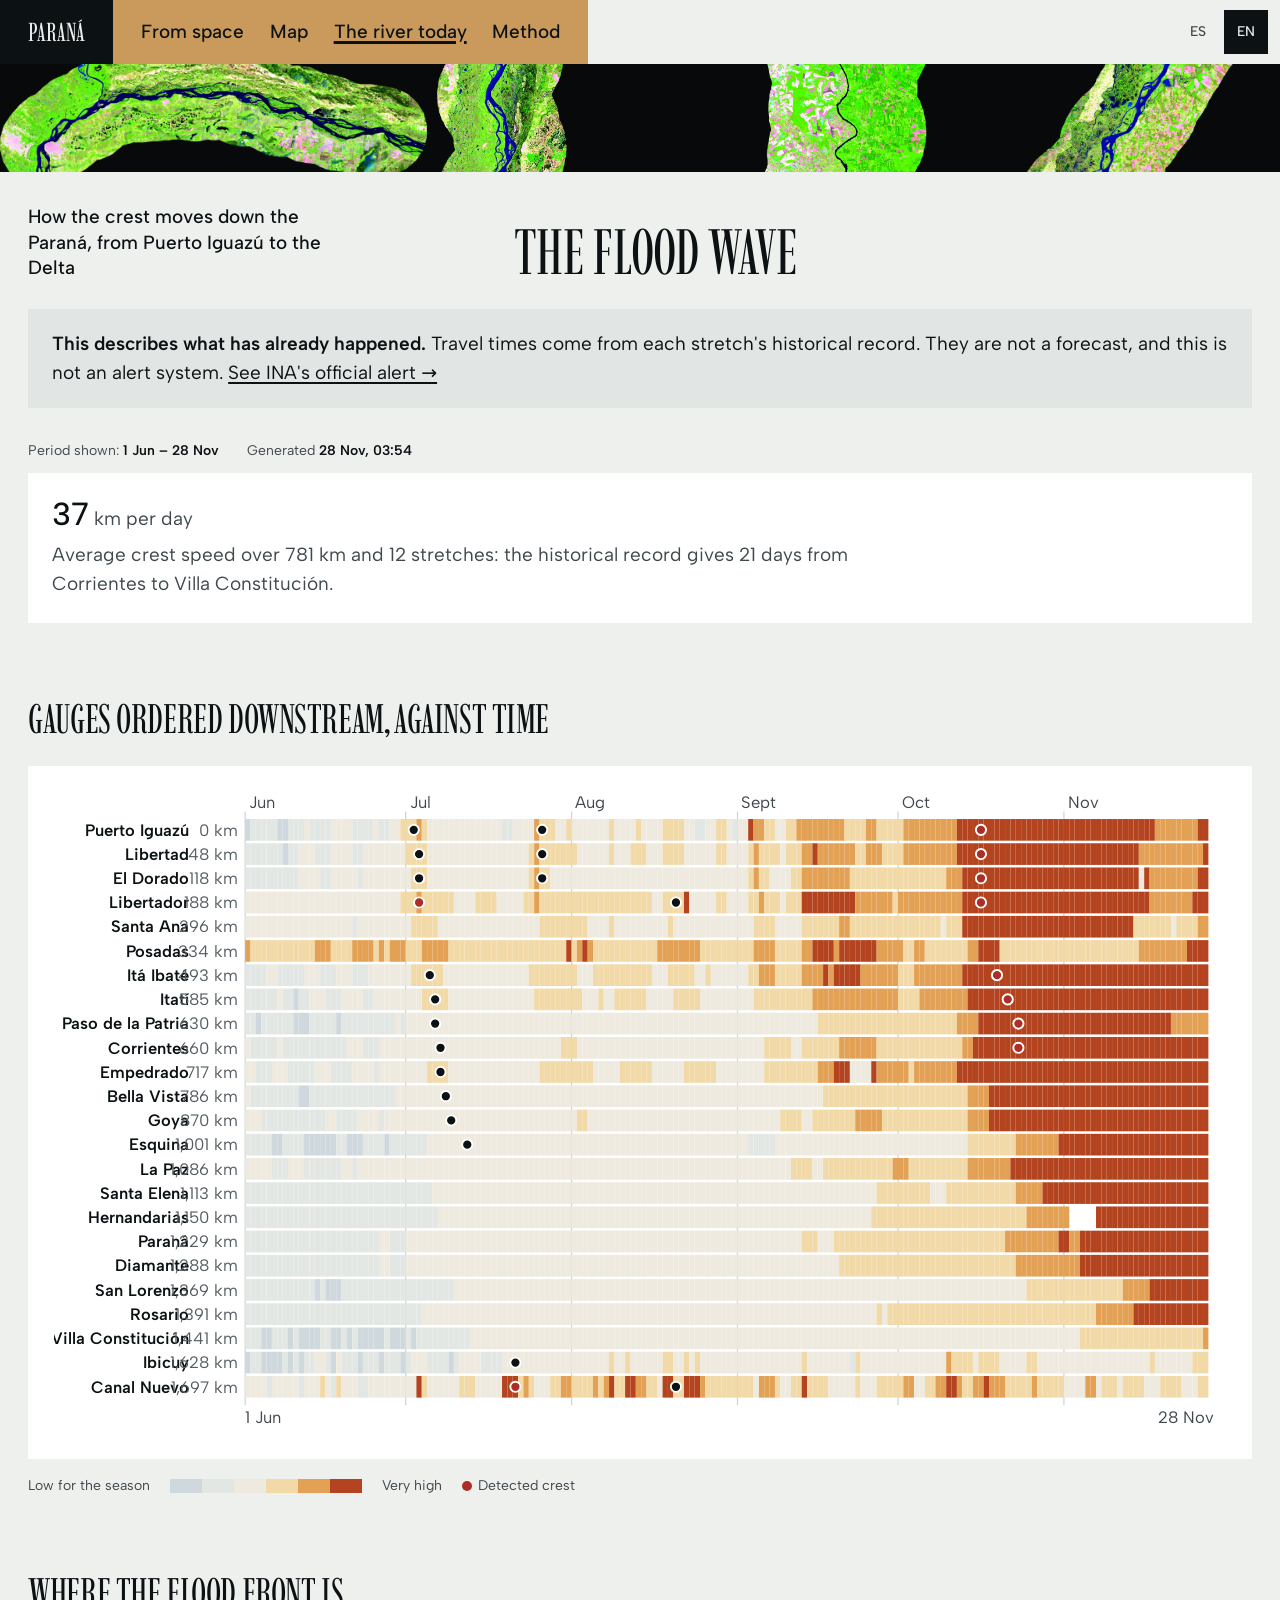
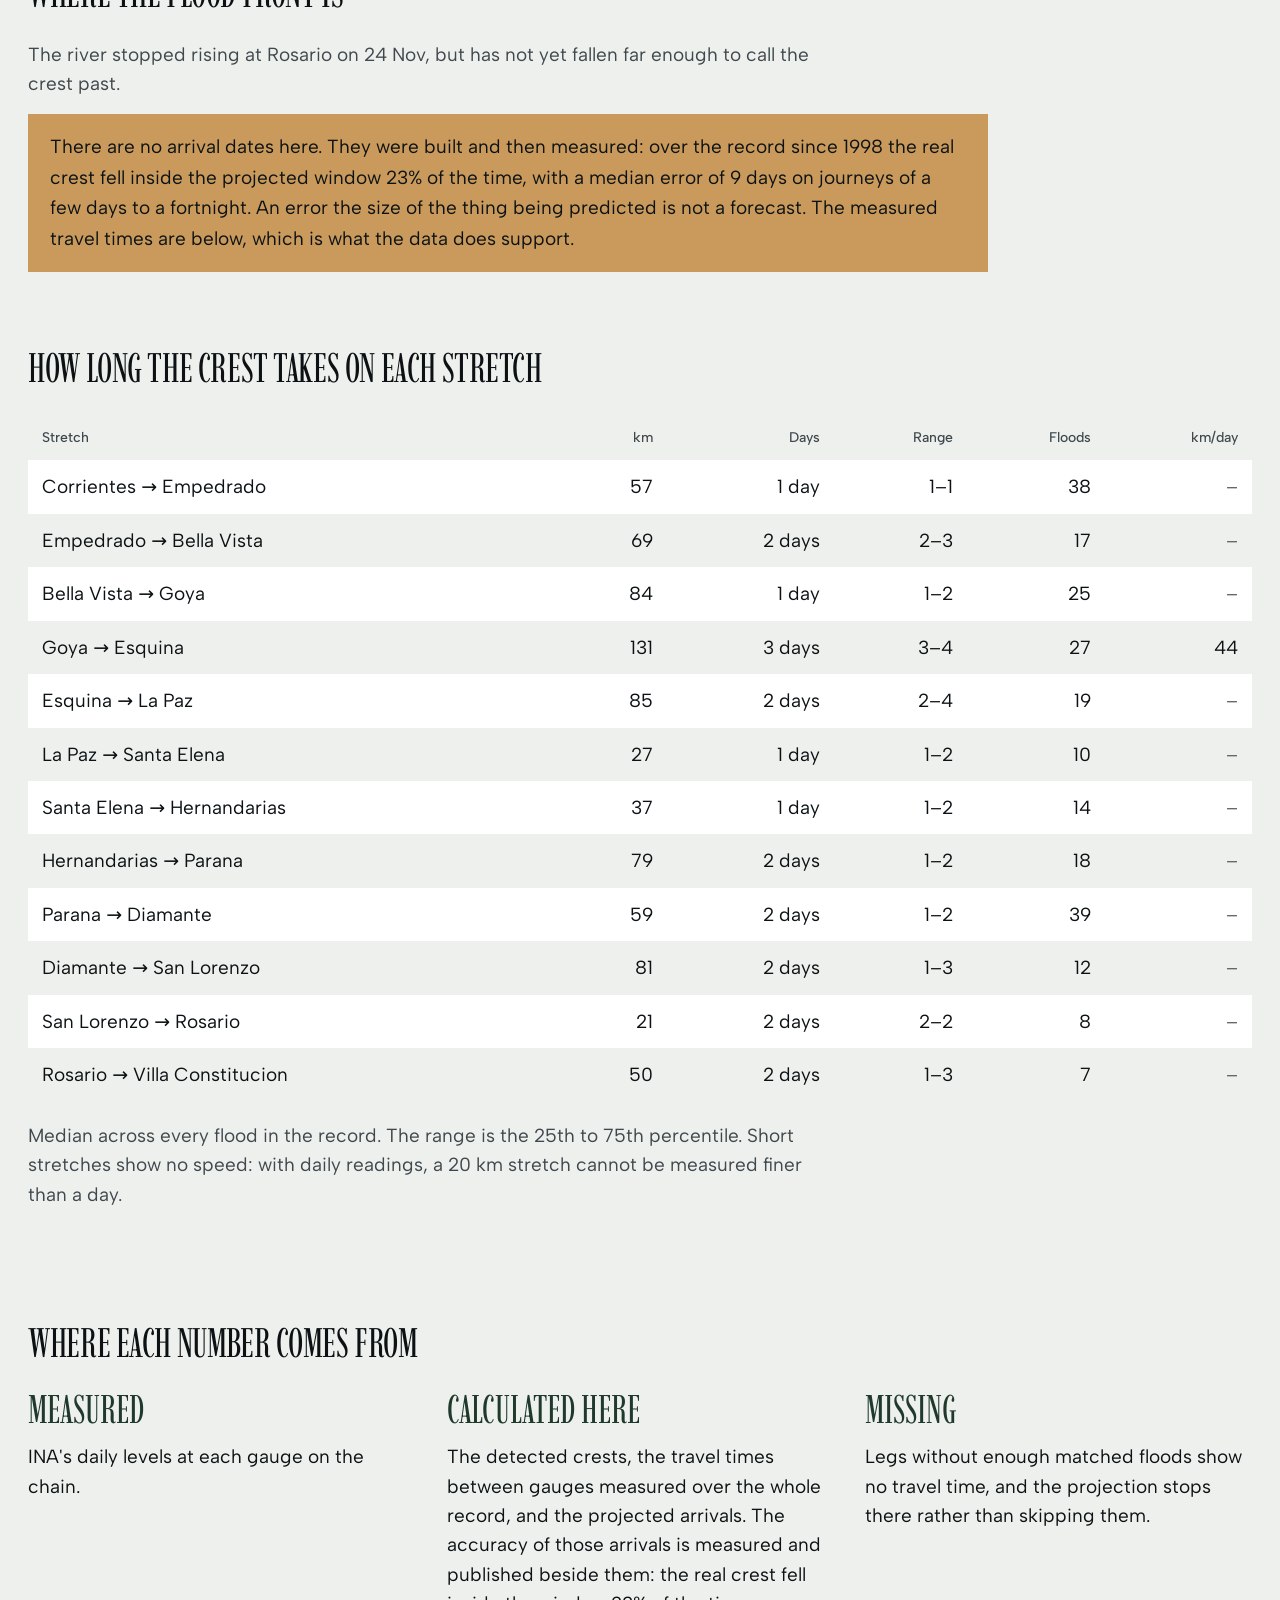
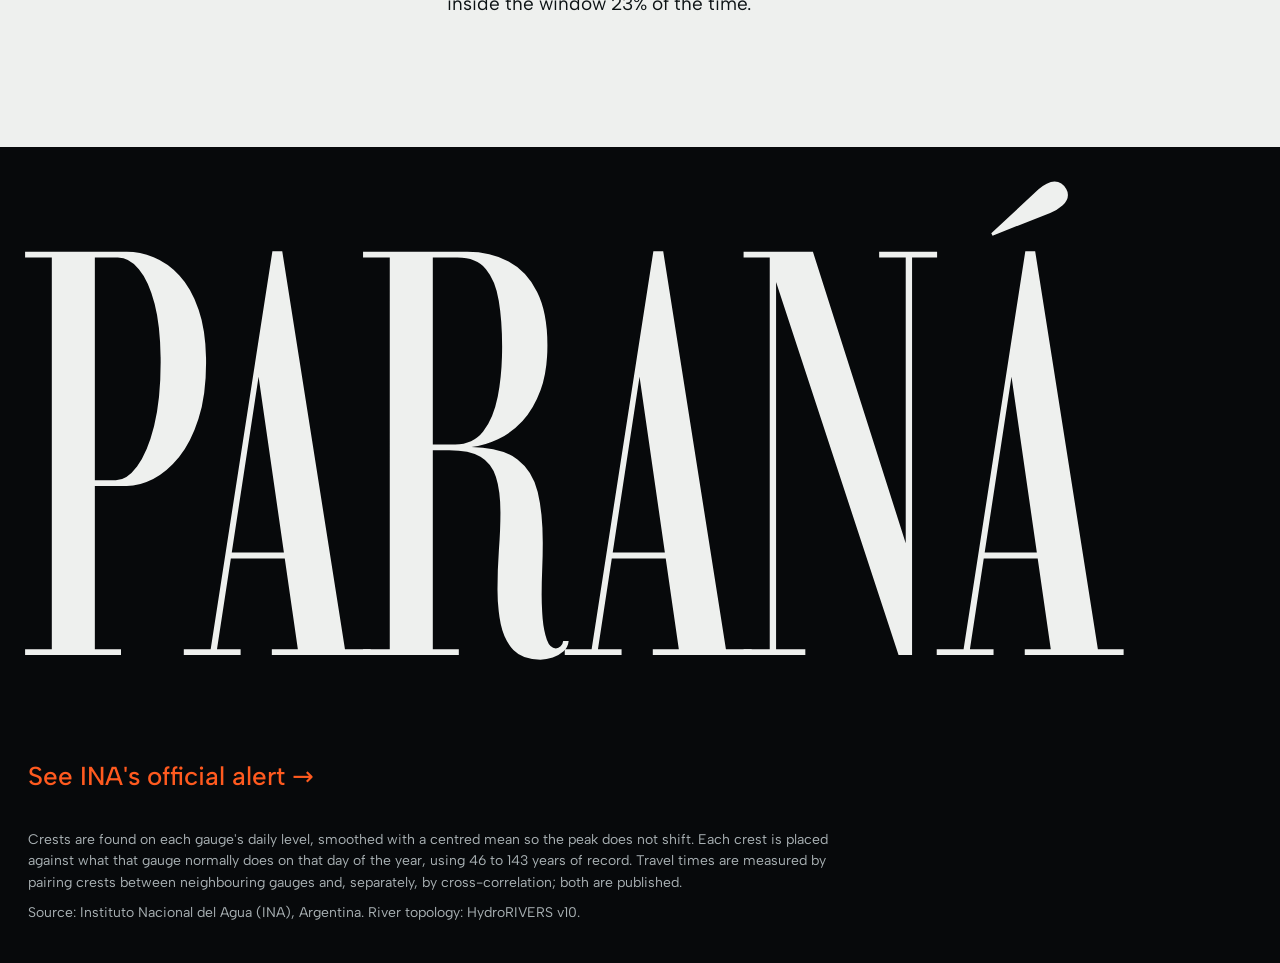
<file: site/wave.html>
<!doctype html>
<html lang="es" class="app">
<head>
<meta charset="utf-8">
<meta name="viewport" content="width=device-width, initial-scale=1">
<title>La onda · Crecida del Paraná</title>
<meta name="description" content="La onda de crecida bajando el Paraná: estaciones ordenadas aguas abajo contra el tiempo, con los picos marcados.">
<meta name="theme-color" content="#0c1214">
<link rel="preconnect" href="https://fonts.googleapis.com">
<link rel="preconnect" href="https://fonts.gstatic.com" crossorigin>
<link href="https://fonts.googleapis.com/css2?family=Imbue:opsz,wght@10..100,400&family=Albert+Sans:wght@400;500;600&display=swap" rel="stylesheet">
<link rel="stylesheet" href="style.css">
<script>document.documentElement.classList.add("js");</script>
</head>
<body>
<a class="skip" href="#content" data-t="skipLink"></a>
<header class="topbar">
  <a class="mark" href="index.html">Paraná</a>
  <nav class="views" data-t-aria="viewsNav">
    <a href="index.html" data-t="viewSpace"></a>
    <a href="map.html" data-t="viewMap"></a>
    <a href="gauges.html" aria-current="page" data-t="viewToday"></a>
    <a href="method.html" data-t="viewMethod"></a>
  </nav>
  <div class="langs" role="group" data-t-aria="langGroup">
      <button type="button" data-lang="es" aria-pressed="true">ES</button>
      <button type="button" data-lang="en" aria-pressed="false">EN</button>
    </div>
</header>
<div class="strip" aria-hidden="true">
  <div><img src="media/basemap/ita_ibate_corrientes.webp" width="2048" height="682" alt="" decoding="async"></div>
  <div class="f1"></div>
  <div><img src="media/basemap/goya_la_paz.webp" width="734" height="2048" alt="" decoding="async"></div>
  <div><img src="media/basemap/puerto_iguazu_libertador.webp" width="996" height="2048" alt="" decoding="async"></div>
  <div class="f2"></div>
  <div><img src="media/basemap/la_paz_parana.webp" width="1745" height="2048" alt="" decoding="async"></div>
</div>
<div class="wrap">
  <div class="pagehead">
    <h1 data-t="title"></h1>
    <p class="sub" data-t="subtitle"></p>
  </div>

  <main id="content" tabindex="-1">

  <p class="notice">
    <strong data-t="noticeStrong"></strong>
    <span data-t="noticeBody"></span>
    <a href="https://alerta.ina.gob.ar/" target="_blank" rel="noopener" data-t="officialLink"></a>
  </p>

  <div id="error" class="err" role="alert" hidden></div>

  <div class="meta" id="meta" hidden>
    <span><span data-t="windowLabel"></span> <b id="windowText"></b></span>
    <span><span data-t="generatedAt"></span> <b id="genAt"></b></span>
  </div>

  <div class="headline" id="headline" hidden>
    <span class="big" id="celerity">–</span>
    <span class="cap" id="celerityCap"></span>
    <p class="cap" style="margin:6px 0 0" id="celerityNote"></p>
  </div>

  <h2 class="section" data-t="chartHeading"></h2>
  <div class="chartbox">
    <svg id="chart" role="img" aria-labelledby="chartTitle chartDesc">
      <title id="chartTitle"></title>
      <desc id="chartDesc"></desc>
    </svg>
  </div>
  <div class="legend" id="legend" hidden>
    <span data-t="legendLow"></span>
    <span class="swatches">
      <span class="sw" style="background:var(--p-lowest)"></span>
      <span class="sw" style="background:var(--p-low)"></span>
      <span class="sw" style="background:var(--p-normal)"></span>
      <span class="sw" style="background:var(--p-high)"></span>
      <span class="sw" style="background:var(--p-higher)"></span>
      <span class="sw" style="background:var(--p-highest)"></span>
    </span>
    <span data-t="legendHigh"></span>
    <span class="key"><span class="dot"></span> <span data-t="legendCrest"></span></span>
  </div>

  <section id="ahead" hidden>
    <h2 class="section" data-t="frontHeading"></h2>
    <p class="anchorline" id="anchorLine"></p>

    <p class="skillnote" data-t="frontWhyNoDates"></p>
  </section>

  <p class="cap" id="aheadNone" hidden
    ></p>

  <h2 class="section" data-t="legsHeading"></h2>
  <div class="tablewrap">
    <table class="legs">
      <thead>
        <tr>
          <th data-t="colLeg"></th>
          <th data-t="colKm"></th>
          <th data-t="colDays"></th>
          <th data-t="colSpread"></th>
          <th data-t="colWaves"></th>
          <th data-t="colSpeed"></th>
        </tr>
      </thead>
      <tbody id="legs"></tbody>
    </table>
  </div>
  <p class="cap" data-t="legsNote"></p>

  
  <section class="provenance" aria-labelledby="provHeading">
    <h2 class="section" id="provHeading" data-t="provHeading"></h2>
    <dl>
      <div><dt data-t="provMeasuredLabel"></dt><dd data-t="provMeasured"></dd></div>
      <div><dt data-t="provCalculatedLabel"></dt><dd data-t="provCalculated"></dd></div>
      <div><dt data-t="provMissingLabel"></dt><dd data-t="provMissing"></dd></div>
    </dl>
  </section>
  </main>

  <footer class="close">
    <p class="wordmark" aria-hidden="true">Paraná</p>
    <div class="legal">
    <p class="places"><a href="https://alerta.ina.gob.ar/" target="_blank" rel="noopener" data-t="officialLink"></a></p>
    <p data-t="method"></p>
    <p data-t="credits"></p>
    </div>
  </footer>
</div>

<script>
"use strict";

const T = {
  es: {
    viewSpace: "Desde el espacio",
    htmlLang: "es", locale: "es-AR",
    title: "La onda de crecida",
    subtitle: "Cómo baja el pico por el Paraná, de Puerto Iguazú al Delta",
    langGroup: "Idioma",
    provHeading: "De dónde sale cada número",
    provMeasuredLabel: "Medido", provCalculatedLabel: "Calculado acá", provMissingLabel: "Sin dato",
    provMeasured: "Las alturas diarias del INA en cada estación de la cadena.",
    provCalculated: "Las crestas detectadas, los tiempos de viaje entre estaciones medidos sobre todo el registro, y las llegadas proyectadas. La precisión de esas llegadas está medida y publicada al lado: el pico real cayó dentro de la ventana en el 23% de los casos.",
    provMissing: "Los tramos sin suficientes crecidas emparejadas no muestran tiempo de viaje, y la proyección se corta ahí en vez de saltearlos.", viewsNav: "Vistas",
    skipLink: "Saltar al contenido", viewToday: "El río hoy", viewWave: "La onda",
    viewDrivers: "Aguas arriba",
    viewFlood: "Superficie",
    viewMap: "Mapa", viewMethod: "Método",
    noticeStrong: "Esto describe lo que ya pasó.",
    noticeBody: "Los tiempos de viaje salen del registro histórico de cada tramo. No son un pronóstico, y esto no es un sistema de alerta.",
    officialLink: "Ver el alerta oficial del INA →",
    windowLabel: "Período mostrado:", generatedAt: "Generado",
    chartHeading: "Estaciones ordenadas aguas abajo, contra el tiempo",
    chartTitle: "Mapa de calor del río Paraná: una fila por estación, ordenadas de aguas arriba hacia aguas abajo, coloreadas según cuán alto está el río para la época del año.",
    chartDesc: "Una onda de crecida se ve como una franja que baja en diagonal de izquierda a derecha.",
    legendLow: "Bajo para la época",
    legendHigh: "Muy alto",
    legendCrest: "Pico detectado",
    frontHeading: "Dónde está el frente de la crecida",
    frontWhyNoDates: "Acá no hay fechas de llegada. Se construyeron y se midieron: sobre el registro desde 1998, el pico real cayó dentro de la ventana proyectada el 23% de las veces, con un error mediano de 9 días sobre viajes de pocos días a dos semanas. Un error del tamaño de la cosa que se quiere predecir no es un pronóstico. Los tiempos de viaje medidos están abajo, que es lo que los datos sí sostienen.",
    anchorLine: (name, day, provisional) =>
      provisional
        ? `El río dejó de subir en ${name} el ${day}, pero todavía no bajó lo suficiente como para dar el pico por pasado.`
        : `El pico pasó por ${name} el ${day} y ahora baja por el río.`,
    pctNow: (p) => `percentil ${fmt(p, 0)}`,
    skillNote: (inside, scored, pct, median, baseline, flat) =>
      `Esto no es un pronóstico: es lo que tardaron las crecidas anteriores. Medido sobre el registro desde 1998, el pico real cayó dentro de esta ventana ${inside} de ${scored} veces (${pct}%), con un error mediano de ${median} días. Sin usar los tiempos de viaje, el error mediano sería de ${baseline} días. Y el pico del Paraná se queda a menos de 10 cm de su máximo durante ${flat} días, así que "el día del pico" tampoco está definido más fino que eso. Tómelo como un orden de magnitud, no como una fecha.`,
    aheadNoneCrest: "Ninguna estación pasó todavía el pico con otras subiendo más abajo, así que no hay nada que proyectar.",
    aheadNoneBelow: "El pico ya pasó por todas las estaciones que podemos seguir.",
    aheadNoneLegs: "El pico está en un tramo sin tiempos de viaje medidos, así que no se puede seguir río abajo.",
    aheadNoneData: "Sin datos suficientes para ubicar el frente de la crecida.",
    legsHeading: "Cuánto tarda el pico en cada tramo",
    colLeg: "Tramo", colKm: "km", colDays: "Días", colSpread: "Rango",
    colWaves: "Crecidas", colSpeed: "km/día",
    legsNote: "Mediana sobre todas las crecidas del registro. El rango es el cuartil 25 a 75. Los tramos cortos no muestran velocidad: con datos diarios, un tramo de 20 km no se puede medir mejor que al día.",
    celerityCap: "km por día",
    celerityNote: (km, days, legs) => `Velocidad media del pico sobre ${fmt(km, 0)} km y ${legs} tramos: el registro histórico da ${fmt(days, 0)} días de Corrientes a Villa Constitución.`,
    method: "Los picos se detectan sobre el nivel diario de cada estación, suavizado con una media centrada para no correr la fecha del pico. Cada pico se compara con lo normal de esa estación para ese día del año, usando entre 46 y 143 años de registro. Los tiempos de viaje se miden emparejando picos entre estaciones vecinas y, por separado, por correlación cruzada; se publican los dos.",
    credits: "Fuente: Instituto Nacional del Agua (INA), Argentina. Topografía fluvial: HydroRIVERS v10.",
    noData: "sin dato",
    days: (n) => (n === 1 ? "1 día" : fmt(n, 0) + " días"),
  },
  en: {
    viewSpace: "From space",
    htmlLang: "en", locale: "en-GB",
    title: "The flood wave",
    subtitle: "How the crest moves down the Paraná, from Puerto Iguazú to the Delta",
    langGroup: "Language",
    provHeading: "Where each number comes from",
    provMeasuredLabel: "Measured", provCalculatedLabel: "Calculated here", provMissingLabel: "Missing",
    provMeasured: "INA's daily levels at each gauge on the chain.",
    provCalculated: "The detected crests, the travel times between gauges measured over the whole record, and the projected arrivals. The accuracy of those arrivals is measured and published beside them: the real crest fell inside the window 23% of the time.",
    provMissing: "Legs without enough matched floods show no travel time, and the projection stops there rather than skipping them.", viewsNav: "Views",
    skipLink: "Skip to content", viewToday: "The river today", viewWave: "The wave",
    viewDrivers: "Upstream",
    viewFlood: "Flooded area",
    viewMap: "Map", viewMethod: "Method",
    noticeStrong: "This describes what has already happened.",
    noticeBody: "Travel times come from each stretch's historical record. They are not a forecast, and this is not an alert system.",
    officialLink: "See INA's official alert →",
    windowLabel: "Period shown:", generatedAt: "Generated",
    chartHeading: "Gauges ordered downstream, against time",
    chartTitle: "Heat map of the Paraná: one row per gauge, ordered upstream to downstream, coloured by how high the river is for the time of year.",
    chartDesc: "A flood wave appears as a band running diagonally down and to the right.",
    legendLow: "Low for the season",
    legendHigh: "Very high",
    legendCrest: "Detected crest",
    frontHeading: "Where the flood front is",
    frontWhyNoDates: "There are no arrival dates here. They were built and then measured: over the record since 1998 the real crest fell inside the projected window 23% of the time, with a median error of 9 days on journeys of a few days to a fortnight. An error the size of the thing being predicted is not a forecast. The measured travel times are below, which is what the data does support.",
    anchorLine: (name, day, provisional) =>
      provisional
        ? `The river stopped rising at ${name} on ${day}, but has not yet fallen far enough to call the crest past.`
        : `The crest passed ${name} on ${day} and is now working its way downstream.`,
    pctNow: (p) => `${fmt(p, 0)}th percentile`,
    skillNote: (inside, scored, pct, median, baseline, flat) =>
      `This is not a forecast: it is how long past floods took. Measured over the record since 1998, the actual crest fell inside this window ${inside} times out of ${scored} (${pct}%), with a median error of ${median} days. Without the travel times at all, the median error would be ${baseline} days. And a Paraná crest stays within 10 cm of its peak for ${flat} days, so "the day of the crest" is not defined any finer than that either. Treat it as an order of magnitude, not a date.`,
    aheadNoneCrest: "No gauge has passed its peak with others still rising below it, so there is nothing to project.",
    aheadNoneBelow: "The crest has already passed every gauge we can follow.",
    aheadNoneLegs: "The crest is on a stretch with no measured travel times, so it cannot be followed downstream.",
    aheadNoneData: "Not enough data to place the flood front.",
    legsHeading: "How long the crest takes on each stretch",
    colLeg: "Stretch", colKm: "km", colDays: "Days", colSpread: "Range",
    colWaves: "Floods", colSpeed: "km/day",
    legsNote: "Median across every flood in the record. The range is the 25th to 75th percentile. Short stretches show no speed: with daily readings, a 20 km stretch cannot be measured finer than a day.",
    celerityCap: "km per day",
    celerityNote: (km, days, legs) => `Average crest speed over ${fmt(km, 0)} km and ${legs} stretches: the historical record gives ${fmt(days, 0)} days from Corrientes to Villa Constitución.`,
    method: "Crests are found on each gauge's daily level, smoothed with a centred mean so the peak does not shift. Each crest is placed against what that gauge normally does on that day of the year, using 46 to 143 years of record. Travel times are measured by pairing crests between neighbouring gauges and, separately, by cross-correlation; both are published.",
    credits: "Source: Instituto Nacional del Agua (INA), Argentina. River topology: HydroRIVERS v10.",
    noData: "no data",
    days: (n) => (n === 1 ? "1 day" : fmt(n, 0) + " days"),
  },
};

let lang = "es";
let payload = null;
// Declared up here with the other state: setLang runs before the fetches
// below and calls renderAhead, which reads it.
let track = null;

function fmt(value, digits) {
  if (value === null || value === undefined) return "–";
  return new Intl.NumberFormat(T[lang].locale, {
    minimumFractionDigits: digits, maximumFractionDigits: digits,
  }).format(value);
}

function pickLang() {
  let saved = null;
  try { saved = localStorage.getItem("crecida.lang"); } catch (e) { /* private mode */ }
  if (saved === "es" || saved === "en") return saved;
  return (navigator.language || "es").toLowerCase().startsWith("en") ? "en" : "es";
}

function setLang(next) {
  lang = next;
  try { localStorage.setItem("crecida.lang", next); } catch (e) { /* ignore */ }
  const t = T[lang];
  document.documentElement.lang = t.htmlLang;
  document.title = `${t.title} · ${lang === "es" ? "Crecida del Paraná" : "Paraná flood tracker"}`;
  for (const el of document.querySelectorAll("[data-t]")) {
    const value = t[el.dataset.t];
    if (typeof value === "string") el.textContent = value;
  }
  for (const el of document.querySelectorAll("[data-t-aria]")) {
    el.setAttribute("aria-label", t[el.dataset.tAria] || "");
  }
  for (const b of document.querySelectorAll(".langs button")) {
    b.setAttribute("aria-pressed", String(b.dataset.lang === lang));
  }
  document.getElementById("chartTitle").textContent = t.chartTitle;
  document.getElementById("chartDesc").textContent = t.chartDesc;
  if (payload) render(payload);
  else renderAhead();
}

// Six bands rather than a continuous ramp: a reader can name which band a
// cell is in, which a smooth gradient never allows.
function bandFor(pct) {
  if (pct === null || pct === undefined) return "var(--p-none)";
  if (pct < 10) return "var(--p-lowest)";
  if (pct < 25) return "var(--p-low)";
  if (pct < 75) return "var(--p-normal)";
  if (pct < 90) return "var(--p-high)";
  if (pct < 95) return "var(--p-higher)";
  return "var(--p-highest)";
}

function dayLabel(iso) {
  return new Intl.DateTimeFormat(T[lang].locale, { day: "numeric", month: "short" })
    .format(new Date(iso + "T12:00:00"));
}

const SVG = "http://www.w3.org/2000/svg";
function el(name, attrs, text) {
  const node = document.createElementNS(SVG, name);
  for (const [k, v] of Object.entries(attrs || {})) node.setAttribute(k, v);
  if (text !== undefined) node.textContent = text;
  return node;
}

function drawChart(data) {
  const svg = document.getElementById("chart");
  const t = T[lang];
  // Keep everything up to and including <desc>, which carries the chart's
  // accessible description, and drop the drawing below it. Counting nodes
  // instead would count the whitespace between the tags: childNodes here is
  // [text, title, text, desc, text], so keeping the first two kept <title>
  // and deleted <desc> - after which setLang threw on every switch of
  // language, and the chart was never redrawn into the new one.
  const keep = document.getElementById("chartDesc");
  while (svg.lastChild && svg.lastChild !== keep) svg.removeChild(svg.lastChild);

  const gauges = data.gauges;
  const days = data.window.days + 1;
  const GUT = 150, TOP = 22, ROW = 17, GAP = 2, RIGHT = 10, BOTTOM = 26;
  const plotW = 760;
  const cell = plotW / days;
  const height = TOP + gauges.length * (ROW + GAP) + BOTTOM;
  const width = GUT + plotW + RIGHT;
  svg.setAttribute("viewBox", `0 0 ${width} ${height}`);

  const start = new Date(data.window.start + "T12:00:00");

  // Month gridlines, so the diagonal can be read against real dates.
  const monthFmt = new Intl.DateTimeFormat(T[lang].locale, { month: "short" });
  for (let d = 0; d < days; d++) {
    const date = new Date(start.getTime() + d * 86400000);
    if (date.getDate() !== 1) continue;
    const x = GUT + d * cell;
    svg.appendChild(el("line", {
      x1: x, x2: x, y1: TOP - 6, y2: height - BOTTOM + 4, class: "grid",
    }));
    svg.appendChild(el("text", {
      x: x + 3, y: TOP - 9, "text-anchor": "start",
    }, monthFmt.format(date)));
  }

  gauges.forEach((g, row) => {
    const y = TOP + row * (ROW + GAP);
    svg.appendChild(el("text", {
      x: GUT - 44, y: y + ROW - 4, "text-anchor": "end", class: "gaugelabel",
    }, g.name));
    svg.appendChild(el("text", {
      x: GUT - 6, y: y + ROW - 4, "text-anchor": "end", class: "km",
    }, fmt(g.river_km, 0) + " km"));

    // One rect per reading. Gaps simply have no rect, so missing data reads
    // as missing rather than as a value.
    for (let i = 0; i < g.offsets.length; i++) {
      const x = GUT + g.offsets[i] * cell;
      const rect = el("rect", {
        x: x, y: y, width: Math.max(cell, 1), height: ROW,
        fill: bandFor(g.percentiles[i]),
      });
      rect.appendChild(el("title", {},
        `${g.name} · ${dayLabel(isoAt(start, g.offsets[i]))} · ` +
        `${fmt(g.values[i], 2)} m · p${fmt(g.percentiles[i], 0)}`));
      svg.appendChild(rect);
    }

    for (const crest of g.crests) {
      const offset = Math.round(
        (new Date(crest.day + "T12:00:00") - start) / 86400000);
      const marker = el("circle", {
        cx: GUT + offset * cell + cell / 2, cy: y + ROW / 2, r: 4,
        class: crest.is_high ? "crest high" : "crest",
      });
      marker.appendChild(el("title", {},
        `${g.name} · ${t.legendCrest} · ${dayLabel(crest.day)} · ` +
        `${fmt(crest.value, 2)} m · p${fmt(crest.percentile, 0)}`));
      svg.appendChild(marker);
    }
  });

  svg.appendChild(el("text", {
    x: GUT, y: height - 8, "text-anchor": "start",
  }, dayLabel(data.window.start)));
  svg.appendChild(el("text", {
    x: GUT + plotW, y: height - 8, "text-anchor": "end",
  }, dayLabel(data.window.end)));
}

function isoAt(start, offset) {
  return new Date(start.getTime() + offset * 86400000).toISOString().slice(0, 10);
}

function renderLegs(data) {
  const t = T[lang];
  const body = document.getElementById("legs");
  body.replaceChildren();
  for (const leg of data.legs) {
    const tr = document.createElement("tr");
    const cells = [
      `${leg.from_name} → ${leg.to_name}`,
      fmt(leg.km, 0),
      leg.median_days === null ? "–" : t.days(leg.median_days),
      leg.p25_days === null ? "–" : `${fmt(leg.p25_days, 0)}–${fmt(leg.p75_days, 0)}`,
      String(leg.n),
      leg.celerity === null ? "–" : fmt(leg.celerity, 0),
    ];
    cells.forEach((value, i) => {
      const td = document.createElement("td");
      td.textContent = value;
      if (i === 5 && leg.celerity === null) td.className = "muted";
      tr.appendChild(td);
    });
    body.appendChild(tr);
  }
}

function render(data) {
  const t = T[lang];
  document.getElementById("windowText").textContent =
    `${dayLabel(data.window.start)} – ${dayLabel(data.window.end)}`;
  document.getElementById("genAt").textContent =
    new Intl.DateTimeFormat(t.locale, {
      day: "numeric", month: "short", hour: "2-digit", minute: "2-digit",
    }).format(new Date(data.generated_at));
  document.getElementById("meta").hidden = false;

  if (data.celerity) {
    document.getElementById("celerity").textContent = fmt(data.celerity.km_per_day, 0);
    document.getElementById("celerityCap").textContent = t.celerityCap;
    document.getElementById("celerityNote").textContent = t.celerityNote(
      data.celerity.total_km, data.celerity.total_days, data.celerity.legs_used);
    document.getElementById("headline").hidden = false;
  }

  drawChart(data);
  document.getElementById("legend").hidden = false;
  renderLegs(data);
  renderAhead();
}

const REASONS = {
  no_crest_yet: "aheadNoneCrest",
  crest_past_every_gauge: "aheadNoneBelow",
  no_measured_legs_below_anchor: "aheadNoneLegs",
  no_data: "aheadNoneData",
};

function renderAhead() {
  const t = T[lang];
  const section = document.getElementById("ahead");
  const none = document.getElementById("aheadNone");
  if (!track) { section.hidden = true; none.hidden = true; return; }

  if (!track.projections.length || !track.anchor) {
    section.hidden = true;
    none.textContent = t[REASONS[track.reason] || "aheadNoneData"];
    none.hidden = false;
    return;
  }
  none.hidden = true;

  document.getElementById("anchorLine").textContent = t.anchorLine(
    track.anchor.name, dayLabel(track.anchor.peak_day), !track.anchor.confirmed);

  section.hidden = false;
}

for (const b of document.querySelectorAll(".langs button")) {
  b.addEventListener("click", () => setLang(b.dataset.lang));
}

setLang(pickLang());

fetch("data/track.json", { cache: "no-cache" })
  .then((r) => (r.ok ? r.json() : null))
  .then((data) => { track = data; if (payload) renderAhead(); })
  .catch(() => { /* the wave view stands without it */ });

fetch("data/wave.json", { cache: "no-cache" })
  .then((r) => { if (!r.ok) throw new Error("HTTP " + r.status); return r.json(); })
  .then((data) => { payload = data; render(data); })
  .catch((err) => {
    const box = document.getElementById("error");
    box.textContent = "No se pudieron cargar los datos / could not load data: " + err.message;
    box.hidden = false;
  });
</script>
<script src="site.js" defer></script>
</body>
</html>
</file>
<file: site/report.css>
/* The front page, set as a printed report.

   One axis at 42% of the width organises everything: headings and body
   columns hang from it, the zone to its left holds side notes. Colour is
   used in whole fields, taken from the river itself: the silt it carries,
   the green of its islands, the black water is in a radar image, the pale
   water of its lagoons. The two data colours (channel blue, flood orange)
   are the film's, so a line in the chart and a pixel in the film mean the
   same thing. Orange is also the one action colour. */

:root {
  color-scheme: light;
  --bg: #eef0ee;
  --surface: #e1e5e3;
  --ink: #0c1214;
  --muted: #4a5357;
  --accent: #ff5a1f;
  --accent-ink: #0c1214;

  --silt: #c99a5b;      --silt-ink: #0c1214;   --silt-step: #bd8d4e;
  --green: #1f3a2b;     --green-ink: #eef0ee;  --green-step: #284836;
  --radar: #07090b;     --radar-ink: #eef0ee;  --radar-soft: #a9b1b4;
  --water: #b9d4d8;     --water-ink: #0c1214;  --water-step: #a9c8cd;
  --white: #ffffff;

  --channel: #1d4fd0;
  --flood: #e2541a;

  --display: "Imbue", "Bodoni 72", "Didot", Georgia, serif;
  --text: "Albert Sans", system-ui, -apple-system, "Segoe UI", sans-serif;

  --step-small: clamp(0.8125rem, 0.79rem + 0.1vw, 0.875rem);
  --step-body: clamp(1.0625rem, 1rem + 0.25vw, 1.1875rem);
  --step-lead: clamp(1.25rem, 1.1rem + 0.7vw, 1.625rem);
  --step-head: clamp(2.25rem, 1.3rem + 3.6vw, 4.5rem);
  --step-display: clamp(4rem, 10.4vw, 10rem);
  --step-figure: clamp(3.5rem, 5.6vw, 6rem);

  --margin: clamp(16px, 2.2vw, 32px);
  --axis: 42%;
  --gap: clamp(120px, 12vw, 200px);
  --ease: cubic-bezier(0.16, 1, 0.3, 1);
}

* { box-sizing: border-box; }
html { -webkit-text-size-adjust: 100%; }
body {
  margin: 0;
  background: var(--bg);
  color: var(--ink);
  font-family: var(--text);
  font-size: var(--step-body);
  line-height: 1.55;
  font-kerning: normal;
}
img, svg, canvas { display: block; max-width: 100%; }
a { color: inherit; text-decoration-thickness: 0.08em; text-underline-offset: 0.18em; }
a:hover { text-decoration-thickness: 0.14em; }
:focus-visible { outline: 3px solid var(--accent); outline-offset: 3px; }
::selection { background: var(--accent); color: var(--accent-ink); }
p { margin: 0; }
h1, h2, h3 { margin: 0; font-weight: 400; }
[hidden] { display: none !important; }

.skip {
  position: absolute; left: var(--margin); top: -80px; z-index: 20;
  background: var(--ink); color: var(--bg); padding: 12px 16px; text-decoration: none;
}
.skip:focus { top: 8px; }
.vh {
  position: absolute; width: 1px; height: 1px; overflow: hidden; /* taste-skill-ignore: visually hidden text */
  clip: rect(0 0 0 0); white-space: nowrap;
}

.display {
  font-family: var(--display);
  font-weight: 400;
  text-transform: uppercase;
  letter-spacing: -0.01em;
  line-height: 0.9;
  font-optical-sizing: auto;
}
.fig { font-variant-numeric: tabular-nums lining-nums; }

/* -- the bar ------------------------------------------------------------ */

.bar {
  display: grid;
  grid-template-columns: auto 1fr auto auto;
  align-items: stretch;
  min-height: 64px;
}
.mark {
  display: flex; align-items: center;
  background: var(--ink); color: var(--bg);
  padding: 0 var(--margin);
  font-family: var(--display); text-transform: uppercase;
  font-size: var(--step-lead); line-height: 1; text-decoration: none;
  letter-spacing: 0;
}
.views {
  display: flex; align-items: center; gap: clamp(16px, 2vw, 32px);
  background: var(--silt); color: var(--silt-ink);
  padding: 0 var(--margin);
  width: calc(var(--axis) - 0px);
  min-width: max-content;
}
.views a {
  text-decoration: none; font-weight: 500; padding: 10px 0;
  transition: opacity 200ms var(--ease);
}
.views a:hover { text-decoration: underline; }
.views a[aria-current="page"] { text-decoration: underline; text-decoration-thickness: 0.14em; }
.langs { display: flex; align-items: center; gap: 4px; padding: 0 12px; }
.langs button {
  font: inherit; font-weight: 500; font-size: var(--step-small);
  min-width: 44px; min-height: 44px; border: 0; cursor: pointer;
  background: transparent; color: var(--muted);
  transition: background-color 200ms var(--ease), color 200ms var(--ease);
}
.langs button[aria-pressed="true"] { background: var(--ink); color: var(--bg); }
.langs button:hover { color: var(--ink); }
.langs button[aria-pressed="true"]:hover { color: var(--bg); }

.btn {
  display: inline-flex; align-items: center; justify-content: center;
  min-height: 48px; padding: 0 22px;
  background: var(--accent); color: var(--accent-ink);
  font: inherit; font-weight: 500; text-decoration: none;
  border: 0; border-radius: 0; cursor: pointer;
  transition: transform 160ms var(--ease), background-color 200ms var(--ease);
}
.btn:hover { background: #ff7440; }
.btn:active { transform: translateY(1px) scale(0.98); }
.bar .btn { min-height: 64px; padding: 0 var(--margin); }

/* -- the masthead mosaic --------------------------------------------------- */

.mosaic {
  display: grid;
  grid-template-columns: repeat(6, 1fr);
  grid-template-rows: repeat(2, 1fr);
  height: 52svh; min-height: 380px;
  background: var(--radar);
}
.mosaic > * { min-width: 0; min-height: 0; overflow: hidden; position: relative; }
.cell-img { background: var(--radar); }
.cell-img img {
  width: 100%; height: 100%; object-fit: cover;
  transform-origin: 50% 50%;
}
.cell-a { grid-column: 1 / span 2; grid-row: 1; }
.cell-b { grid-column: 3; grid-row: 1; }
.cell-c { grid-column: 5; grid-row: 2; }
.cell-d { grid-column: 4; grid-row: 2; }
.cell-silt { grid-column: 1; grid-row: 2; background: var(--silt); }
.cell-green { grid-column: 2 / span 2; grid-row: 2; background: var(--green); }
.cell-water { grid-column: 4 / span 2; grid-row: 1; background: var(--water); }
.cell-tall {
  grid-column: 6; grid-row: 1 / span 2;
  background: var(--accent);
}
.tile-text {
  position: absolute; inset: 0; padding: clamp(16px, 2vw, 28px);
  display: flex; flex-direction: column; justify-content: space-between;
}
.cell-green .tile-text { color: var(--green-ink); }
.tile-big {
  font-family: var(--display); font-size: var(--step-figure);
  line-height: 0.85; letter-spacing: -0.01em;
}
.tile-unit { font-size: var(--step-body); font-weight: 500; margin-top: 8px; display: block; }
.tile-text .tile-when { display: block; margin-top: 6px; font-size: var(--step-body); }
.tile-note { font-size: var(--step-small); max-width: 26ch; }

/* -- the opening ----------------------------------------------------------- */

.page { padding: 0 var(--margin); }
.opening {
  display: grid;
  grid-template-columns: calc(var(--axis) - var(--margin)) 1fr;
  column-gap: 0;
  padding-top: clamp(56px, 7vw, 110px);
}
.opening .side { padding-right: clamp(24px, 4vw, 64px); display: grid; gap: 28px; align-content: start; }
.standfirst { font-size: var(--step-lead); line-height: 1.35; max-width: 30ch; font-weight: 500; }
.notice { font-size: var(--step-body); max-width: 36ch; }
.notice strong { font-weight: 500; }
.opening h1 { font-size: var(--step-display); margin-bottom: clamp(32px, 4vw, 56px); }
.line { display: block; overflow: hidden; padding-bottom: 0.04em; }
.line > span { display: block; }
.readout { display: grid; gap: 16px; max-width: 60ch; }
.readout .say { font-size: var(--step-body); }
.err, .warn {
  padding: 16px 20px; max-width: 60ch;
  background: var(--surface);
}
.err { background: #f6d6c9; }
.facts {
  display: grid; grid-template-columns: repeat(3, minmax(0, 1fr));
  gap: 0; margin: clamp(32px, 4vw, 48px) 0 0;
  max-width: 820px;
}
.facts div { padding: 18px 20px 20px; background: var(--surface); }
.facts div:nth-child(2) { background: var(--water); }
.facts div:nth-child(3) { background: var(--silt); }
.facts dt { font-size: var(--step-small); color: var(--muted); }
.facts div:nth-child(n+2) dt { color: var(--ink); }
.facts dd { margin: 6px 0 0; font-size: var(--step-lead); font-weight: 500; line-height: 1.2; }

/* -- shared section furniture -------------------------------------------- */

.chapter { margin-top: var(--gap); }
.field { padding: clamp(80px, 9vw, 140px) var(--margin); }
.field-water { background: var(--water); color: var(--water-ink); }
.field-silt { background: var(--silt); color: var(--silt-ink); }
.field-green { background: var(--green); color: var(--green-ink); }
.field-radar { background: var(--radar); color: var(--radar-ink); }
.field-white { background: var(--white); }
.h2 {
  font-family: var(--display); text-transform: uppercase; font-weight: 400;
  letter-spacing: -0.01em; line-height: 0.92; font-size: var(--step-head);
}
.on-axis { margin-left: calc(var(--axis) - var(--margin)); }
.lead { font-size: var(--step-lead); line-height: 1.4; max-width: 40ch; }
.cols {
  display: grid; grid-template-columns: repeat(2, minmax(0, 38ch));
  column-gap: clamp(32px, 4vw, 64px); row-gap: 24px;
}

/* -- a year of river: chart plate with figure tiles ---------------------- */

.year .h2 { margin: 0 0 40px; }
.ymosaic {
  display: grid; grid-template-columns: 2fr 1fr; grid-template-rows: 1fr 1fr;
  margin: 0 calc(var(--margin) * -1);
  min-height: min(66vw, 860px);
}
.plate {
  grid-row: 1 / span 2; background: var(--white);
  padding: clamp(28px, 3vw, 48px) var(--margin) clamp(28px, 3vw, 48px);
  display: flex; flex-direction: column; gap: 24px; justify-content: center;
}
.plate .lead { font-size: var(--step-body); max-width: 62ch; }
.chartbox { width: 100%; }
.floodchart { width: 100%; height: auto; overflow: visible; }
.floodchart text { font-family: var(--text); }
.floodkeys { display: flex; flex-wrap: wrap; gap: 8px 28px; font-size: var(--step-small); }
.floodkeys > span { display: inline-flex; align-items: center; gap: 10px; }
.ftile { padding: 28px; display: flex; flex-direction: column; gap: 12px; }
.ftile.silt { background: var(--silt); color: var(--silt-ink); }
.ftile.green { background: var(--green); color: var(--green-ink); }
.ftile .fig { font-family: var(--display); font-size: var(--step-figure); line-height: 0.9; }
.ftile p { font-size: var(--step-body); max-width: 26ch; }

/* -- the reaches: a band of unequal panels ------------------------------- */

.reaches .h2 { margin: 0 var(--margin) 64px calc(var(--margin) + (100% - 2 * var(--margin)) / 12 * 2); font-size: var(--step-head); }
.reaches .band-cap { padding-bottom: 0; }
.band {
  display: flex; height: 68svh; min-height: 420px;
  background: var(--radar);
}
.panel {
  position: relative; overflow: hidden; margin: 0; min-width: 0;
  transition: flex-grow 500ms var(--ease);
  background: var(--radar);
}
.panel img { width: 100%; height: 100%; object-fit: cover; }
.panel:nth-child(1) { flex-grow: 5; flex-basis: 0; }
.panel:nth-child(2) { flex-grow: 2; flex-basis: 0; }
.panel:nth-child(3) { flex-grow: 3; flex-basis: 0; }
.panel:nth-child(4) { flex-grow: 2; flex-basis: 0; }
@media (hover: hover) {
  .band:hover .panel { flex-grow: 2; }
  .band .panel:hover { flex-grow: 6; }
}
.panel figcaption {
  position: absolute; left: 0; bottom: 0; right: 0;
  padding: 40px 20px 16px;
  color: var(--radar-ink); font-size: var(--step-small); font-weight: 500;
  background: linear-gradient(transparent, rgba(7, 9, 11, 0.72)); /* taste-skill-ignore: neutral scrim under text on a picture */
}
.panel-title {
  position: absolute; top: 0; left: 0; padding: 24px;
  max-width: 22ch; color: var(--radar-ink);
  font-size: var(--step-lead); line-height: 1.15; font-weight: 500;
  background: rgba(7, 9, 11, 0.62);
}
.band-cap {
  display: flex; flex-wrap: wrap; justify-content: space-between; gap: 12px 32px;
  padding: 20px var(--margin) 0; font-size: var(--step-body);
}

/* -- the film and its scrubber ------------------------------------------- */

.film .head { display: grid; gap: 24px; margin-bottom: 72px; }
.film .h2 { font-size: var(--step-head); }
.film .lead { font-size: var(--step-lead); max-width: 60ch; }
.filmgrid {
  display: grid; grid-template-columns: 8fr 4fr; gap: 16px; align-items: start;
}
.screen {
  position: relative; margin: 0; background: var(--radar);
  aspect-ratio: 999 / 1400; max-height: 92svh; width: 100%;
  display: flex; justify-content: center;
}
.screen img, .screen canvas { height: 100%; width: auto; max-width: 100%; object-fit: contain; }
.screen #still { position: absolute; inset: 0; margin: auto; }
.console { display: grid; gap: 16px; }
.console .ctrl {
  background: var(--silt); color: var(--silt-ink);
  padding: 28px; display: grid; gap: 18px;
}
.ctrl .when { font-size: var(--step-lead); font-weight: 500; line-height: 1.2; }
.ctrl .fig { font-family: var(--display); font-size: var(--step-figure); line-height: 0.9; }
.ctrl .unit { font-size: var(--step-body); display: block; margin-top: 6px; }
.ctrl .fig.none { font-family: var(--text); font-size: var(--step-lead); font-weight: 500; }
.ctrl label { font-size: var(--step-body); font-weight: 500; }
.ctrl input[type="range"] {
  width: 100%; height: 44px; margin: 0; accent-color: var(--ink); cursor: pointer;
}
.ctrl .row { display: flex; flex-wrap: wrap; gap: 8px; }
.btn.ink { background: var(--ink); color: var(--bg); }
.btn.ink:hover { background: #253033; }
.facts2 {
  display: grid; grid-template-columns: 1fr 1fr; gap: 0; margin: 0;
}
.facts2 div { padding: 16px 20px; background: var(--water-step); }
.facts2 div:nth-child(2), .facts2 div:nth-child(3) { background: var(--white); }
.facts2 dt { font-size: var(--step-small); }
.facts2 dd { margin: 4px 0 0; font-size: var(--step-lead); font-weight: 500; }
.film .cap { margin-top: 20px; font-size: var(--step-body); max-width: 70ch; }

/* -- how well it works: a table without lines ----------------------------- */

.skill-sec .h2 { font-size: var(--step-head); }
.skill-sec .h2 .indent { display: block; padding-left: calc((100% - 0px) / 12 * 2); }
.tablewrap { margin-top: 72px; overflow-x: auto; }
table.skill { width: 100%; border-collapse: collapse; font-size: var(--step-body); }
table.skill th, table.skill td { padding: 14px 16px; text-align: right; font-weight: 400; }
table.skill thead th { font-size: var(--step-small); color: var(--muted); padding-bottom: 12px; }
table.skill th[scope="row"], table.skill thead th:first-child { text-align: left; }
table.skill tbody tr:nth-child(odd) { background: var(--surface); }
table.skill tbody tr.now { background: var(--ink); color: var(--bg); }
table.skill tbody tr.now th, table.skill tbody tr.now td { font-weight: 500; }
table.skill td { font-variant-numeric: tabular-nums; }
.skill-sec .cols { margin-top: 64px; }
.skill-sec .cols p { font-size: var(--step-body); }

/* -- what it cannot do: banded list ------------------------------------- */

.limits-sec .h2 { font-size: var(--step-head); }
.limits-sec .h2 .soft { display: block; color: #4f3612; }
.limits {
  list-style: none; margin: 56px 0 0; padding: 0;
  display: grid; gap: 4px;
}
.limits li {
  display: grid; grid-template-columns: minmax(150px, calc(var(--axis) - var(--margin) - 4px)) 1fr; gap: 4px;
}
.limits .name {
  background: var(--ink); color: var(--bg);
  padding: 20px; font-weight: 500; font-size: var(--step-body);
}
.limits .text { background: var(--silt-step); padding: 20px 24px; max-width: none; }
.limits li:nth-child(even) .text { background: #d6ad74; }
.limits .text p { max-width: 68ch; }

/* -- where each number comes from ---------------------------------------- */

.prov .h2 { font-size: var(--step-head); max-width: 16ch; }
.prov .lead { margin-top: 24px; }
.provgrid {
  display: grid; grid-template-columns: repeat(3, minmax(0, 1fr)); gap: 16px;
  margin: 72px 0 0;
}
.provgrid div { padding: 0 24px 0 0; }
.provgrid dt { font-family: var(--display); text-transform: uppercase; font-size: var(--step-head); line-height: 0.92; color: var(--water); }
.provgrid dd { margin: 16px 0 0; }
.also { list-style: none; padding: 0; margin: 72px 0 0; display: grid; gap: 4px; }
.also li {
  display: grid; grid-template-columns: calc(var(--axis) - var(--margin) - 4px) 1fr; gap: 4px;
  align-items: stretch;
}
.also a {
  display: block; padding: 20px; background: var(--bg); color: var(--ink);
  font-size: var(--step-lead); font-weight: 500; text-decoration: none;
  transition: background-color 200ms var(--ease);
}
.also a:hover { background: var(--accent); }
.also span { display: block; padding: 20px 24px; background: var(--green-step); }

/* -- the close ----------------------------------------------------------- */

footer.close {
  background: var(--radar); color: var(--radar-ink);
  padding: clamp(48px, 6vw, 96px) var(--margin) 40px;
  min-height: min(90svh, 900px); display: flex; flex-direction: column;
}
.close .wordmark {
  font-family: var(--display); text-transform: uppercase;
  font-size: 45vw; line-height: 0.8; letter-spacing: -0.02em; margin-left: -0.03em;
  margin: 0; white-space: nowrap;
}
.close .row1 {
  display: grid; grid-template-columns: 5fr 1fr 6fr; margin-top: 72px; gap: 0;
}
.places { list-style: none; margin: 0; padding: 0; grid-column: 1; display: grid; gap: 10px; }
.places a {
  color: var(--accent); text-decoration: none;
  font-size: var(--step-lead); line-height: 1.15; font-weight: 500;
}
.places a:hover { text-decoration: underline; }
.linkcols {
  grid-column: 3; display: grid; grid-template-columns: repeat(3, 1fr); gap: 24px;
  font-size: var(--step-small);
}
.linkcols ul { list-style: none; margin: 0; padding: 0; display: grid; gap: 8px; align-content: start; }
.linkcols a { color: var(--radar-ink); text-decoration: none; }
.linkcols a:hover { text-decoration: underline; }
.linkcols .lh { color: var(--radar-soft); }
.close .legal {
  margin-top: auto; padding-top: 96px;
  display: flex; justify-content: space-between; gap: 24px; flex-wrap: wrap;
  font-size: var(--step-small); color: var(--radar-soft);
}
.close .legal p { max-width: 80ch; }
.close .legal a { color: var(--radar-ink); }

/* -- tablet and phone ----------------------------------------------------- */

@media (max-width: 1000px) {
  .views { width: auto; }
  .opening { grid-template-columns: 1fr; }
  .opening .side { order: 2; padding: 40px 0 0; }
  .on-axis { margin-left: 0; }
  .cols { grid-template-columns: 1fr; max-width: 62ch; }
  .provgrid { grid-template-columns: 1fr; }
  .filmgrid { grid-template-columns: 1fr; }
  .screen { max-height: none; }
  .close .row1 { grid-template-columns: 1fr; row-gap: 48px; }
  .places, .linkcols { grid-column: 1; }
}

@media (max-width: 720px) {
  .bar { grid-template-columns: auto 1fr auto; }
  .bar .btn { display: none; }
  .views {
    grid-column: 1 / -1; grid-row: 2; width: 100%;
    flex-wrap: wrap; row-gap: 0; padding: 4px var(--margin);
  }
  .mark { font-size: var(--step-lead); }
  .langs { grid-column: 3; justify-content: flex-end; }
  :root { --gap: 96px; }
  .field { padding: 72px var(--margin); }
  .mosaic {
    grid-template-columns: repeat(3, 1fr); height: auto; min-height: 0;
    grid-template-rows: 24svh 24svh;
  }
  .cell-a { grid-column: 1 / span 3; grid-row: 1; }
  .cell-d { grid-column: 1; grid-row: 2; }
  .cell-tall { grid-column: 2 / span 2; grid-row: 2; }
  .cell-b, .cell-c, .cell-water, .cell-silt, .cell-green { display: none; }
  .tile-big { font-size: 13vw; }
  .tile-note { display: none; }
  .opening h1 { font-size: 13vw; }
  .facts { grid-template-columns: 1fr; }
  .ymosaic { grid-template-columns: 1fr 1fr; grid-template-rows: auto; min-height: 0; }
  .plate { grid-column: 1 / -1; grid-row: auto; }
  .ftile { aspect-ratio: 1; padding: 16px; }
  .ftile .fig { font-size: 13vw; }
  .ftile p { font-size: var(--step-small); }
  .reaches .h2 { margin-left: var(--margin); font-size: var(--step-head); }
  .band { flex-wrap: wrap; height: 84svh; }
  .panel:nth-child(1) { flex: 0 0 64%; height: 50%; }
  .panel:nth-child(2) { flex: 0 0 36%; height: 50%; }
  .panel:nth-child(3) { flex: 0 0 36%; height: 50%; }
  .panel:nth-child(4) { flex: 0 0 64%; height: 50%; }
  .panel-title { font-size: var(--step-lead); padding: 16px; }
  .skill-sec .h2 { font-size: 13vw; }
  .h2 { font-size: 11vw; }
  .film .h2, .limits-sec .h2, .prov .h2 { font-size: 11vw; }
  .skill-sec .h2 .indent { padding-left: 0; }
  table.skill thead { display: none; }
  table.skill, table.skill tbody, table.skill tr { display: block; }
  table.skill tr {
    display: grid; grid-template-columns: repeat(4, 1fr); padding: 12px 16px; gap: 4px 8px;
  }
  table.skill th[scope="row"] { grid-column: 1 / -1; padding: 0; text-align: left; font-weight: 500; }
  table.skill td { padding: 0; text-align: left; font-size: var(--step-small); }
  table.skill td::before { content: attr(data-label); display: block; font-size: 0.8125rem; color: var(--muted); }
  table.skill tr.now td::before { color: var(--radar-soft); }
  .limits li, .also li { grid-template-columns: 1fr; }
  .close .wordmark { font-size: 45vw; }
  .linkcols { grid-template-columns: 1fr 1fr; }
  footer.close { min-height: 0; }
  .close .legal { padding-top: 72px; }
}

/* -- motion -------------------------------------------------------------- */

.js .reveal-line > span { transform: translateY(105%); }
.js.ready .reveal-line > span {
  transform: none; transition: transform 900ms var(--ease);
}
.js.ready .reveal-line:nth-child(2) > span { transition-delay: 110ms; }
.js .rise { opacity: 0; transform: translateY(24px); }
.js .rise.in {
  opacity: 1; transform: none;
  transition: opacity 700ms var(--ease), transform 700ms var(--ease);
  transition-delay: calc(var(--i, 0) * 75ms);
}
.cell-img img { animation: drift 24s var(--ease) infinite alternate; }
@keyframes drift { from { transform: scale(1.04); } to { transform: scale(1.12) translate(-1.5%, 1%); } }

@media (prefers-reduced-motion: reduce) {
  .js .reveal-line > span, .js .rise { transform: none !important; opacity: 1 !important; transition: none !important; }
  .cell-img img { animation: none; }
  .panel { transition: none; }
}
</file>
<file: site/style.css>
/* Shared across every view below the front page. Each page adds only what
   is its own.

   The same printed-report system as the front page (report.css): one ground,
   one ink, whole fields of colour taken from the river, the Sentinel-2
   corridors as each page's masthead, headings in one display face. Surfaces
   are separated by a step in tone, never by a line or a shadow.

   Colours that carry a meaning in the data keep it everywhere: green below
   the alert level, amber at alert, red at evacuation, and the percentile
   ramp, which darkens as the river rises so it still reads in greyscale. */

:root {
  color-scheme: light;
  --bg: #eef0ee;
  --panel: #ffffff;
  --surface: #e1e5e3;
  --ink: #0c1214;
  --ink-soft: #3f484c;
  --ink-faint: #555e62;
  --line: #cfd5d3;
  --track: #d9dedc;
  --radius: 0;

  --below: #2f7d52;
  --alert: #8a5608;
  --evac: #ab2f26;
  --unknown: #545a5d;
  /* The data blue: the permanent channel in the film, the series in the
     charts. Kept under its old name because the pages' scripts draw with it. */
  --accent: #1d4fd0;
  --action: #ff5a1f;

  --silt: #c99a5b;
  --green: #1f3a2b;   --green-ink: #eef0ee;  --green-step: #284836;
  --radar: #07090b;   --radar-ink: #eef0ee;  --radar-soft: #a9b1b4;
  --water: #b9d4d8;

  --p-lowest: #cfd9dd;
  --p-low: #e3e7e4;
  --p-normal: #efeadf;
  --p-high: #f2d9a8;
  --p-higher: #e3a155;
  --p-highest: #b4441f;
  --p-none: #e6e9e7;

  --display: "Imbue", "Bodoni 72", "Didot", Georgia, serif;
  --text: "Albert Sans", system-ui, -apple-system, "Segoe UI", sans-serif;
  --step-small: 0.875rem;
  --step-body: clamp(1.0625rem, 1rem + 0.25vw, 1.1875rem);
  --step-lead: clamp(1.25rem, 1.1rem + 0.7vw, 1.625rem);
  --step-head: clamp(2.25rem, 1.3rem + 3.6vw, 4.5rem);
  --step-figure: clamp(2.5rem, 2rem + 2vw, 3.5rem);

  --margin: clamp(16px, 2.2vw, 32px);
  --axis: 42%;
  --ease: cubic-bezier(0.16, 1, 0.3, 1);
}

* { box-sizing: border-box; }
html { -webkit-text-size-adjust: 100%; }
body {
  margin: 0;
  background: var(--bg);
  color: var(--ink);
  font-family: var(--text);
  font-size: var(--step-body);
  line-height: 1.55;
}
a { color: inherit; text-decoration-thickness: 0.08em; text-underline-offset: 0.18em; }
a:hover { text-decoration-thickness: 0.14em; }
:focus-visible { outline: 3px solid var(--action); outline-offset: 3px; }
::selection { background: var(--action); color: var(--ink); }
[hidden] { display: none !important; }
main:focus:not(:focus-visible) { outline: none; }

.skip {
  position: absolute; left: var(--margin); top: -80px; z-index: 1100;
  background: var(--ink); color: var(--bg); padding: 12px 16px;
  text-decoration: none; font-weight: 500;
}
.skip:focus { top: 8px; }
.vh {
  position: absolute; width: 1px; height: 1px; padding: 0; margin: -1px; /* taste-skill-ignore: visually hidden text */
  overflow: hidden; clip-path: inset(50%); white-space: nowrap; border: 0;
}

/* -- the bar ------------------------------------------------------------ */

.topbar {
  display: grid; grid-template-columns: auto 1fr auto;
  align-items: stretch; min-height: 64px;
}
.mark {
  display: flex; align-items: center;
  background: var(--ink); color: var(--bg);
  padding: 0 var(--margin);
  font-family: var(--display); text-transform: uppercase;
  font-size: var(--step-lead); line-height: 1; text-decoration: none;
}
nav.views {
  display: flex; align-items: center; gap: clamp(16px, 2vw, 32px);
  background: var(--silt); color: var(--ink);
  padding: 0 var(--margin); width: var(--axis); min-width: max-content;
}
nav.views a { text-decoration: none; font-weight: 500; padding: 10px 0; position: relative; }
nav.views a:hover, nav.views a[aria-current="page"] { text-decoration: underline; }
nav.views a[aria-current="page"] { text-decoration-thickness: 0.14em; }
nav.views a::after {
  content: ""; position: absolute; left: 0; right: 0;
  top: 50%; transform: translateY(-50%); height: 44px;
}
.langs { display: flex; align-items: center; gap: 4px; padding: 0 12px; justify-self: end; }
.langs button {
  font: inherit; font-weight: 500; font-size: var(--step-small);
  min-width: 44px; min-height: 44px; border: 0; cursor: pointer;
  background: transparent; color: var(--ink-soft);
  transition: background-color 200ms var(--ease), color 200ms var(--ease);
}
.langs button[aria-pressed="true"] { background: var(--ink); color: var(--bg); }

/* -- the masthead strip: four corridors and two fields ------------------- */

.strip {
  display: grid; grid-template-columns: 2fr 1fr 1fr 1.4fr 1fr 1.6fr;
  height: 26svh; min-height: 200px; background: var(--radar);
}
.strip > * { position: relative; overflow: hidden; min-width: 0; }
.strip img {
  width: 100%; height: 100%; object-fit: cover; display: block;
  animation: drift 26s var(--ease) infinite alternate;
}
.strip .f1 { background: var(--water); }
.strip .f2 { background: var(--green); }
@keyframes drift { from { transform: scale(1.05); } to { transform: scale(1.14) translate(-1.5%, 1%); } }

/* -- the page and its head ----------------------------------------------- */

.wrap { padding: 0 var(--margin); }
.pagehead {
  display: grid; grid-template-columns: calc(var(--axis) - var(--margin)) 1fr;
  align-items: end; padding: clamp(48px, 6vw, 96px) 0 clamp(40px, 5vw, 72px);
}
.pagehead .sub {
  grid-column: 1; grid-row: 1; margin: 0; padding-right: clamp(24px, 4vw, 64px);
  font-size: var(--step-lead); line-height: 1.35; font-weight: 500; max-width: 30ch;
}
.pagehead h1 {
  grid-column: 2; grid-row: 1; margin: 0;
  font-family: var(--display); font-weight: 400; text-transform: uppercase;
  font-size: clamp(3.5rem, 7.4vw, 7.5rem); line-height: 0.9; letter-spacing: -0.01em;
}
main { padding-bottom: clamp(96px, 10vw, 160px); }

h2.section {
  font-family: var(--display); font-weight: 400; text-transform: uppercase;
  font-size: clamp(2rem, 1.4rem + 2.4vw, 3.5rem); line-height: 0.92;
  letter-spacing: -0.01em; color: var(--ink);
  margin: clamp(96px, 9vw, 150px) 0 28px;
}
h2.section.major { font-size: clamp(2rem, 1.4rem + 2.4vw, 3.5rem); color: var(--ink); }
main > h2.section:first-child, main > .notice + h2.section { margin-top: 48px; }

.notice {
  margin: 0 0 32px; padding: 20px 24px; max-width: 980px;
  background: var(--surface); color: var(--ink);
  font-size: var(--step-body);
}
.notice strong { font-weight: 600; }
.notice a { color: var(--ink); }

.meta {
  display: flex; flex-wrap: wrap; gap: 8px 28px; margin: 20px 0 12px;
  font-size: var(--step-small); color: var(--ink-soft);
}
.meta b { color: var(--ink); font-variant-numeric: tabular-nums; font-weight: 600; }
.stale, .stalewarn { color: var(--evac); font-weight: 600; }
.cap { color: var(--ink-soft); font-size: var(--step-body); max-width: 68ch; }
.measure { max-width: 68ch; }
main p, main li { max-width: 68ch; }
main .notice, main .verdict .evidence li, main .alsolist li, main .printed li, main ul.limits li { max-width: none; }
.err { padding: 18px 20px; background: #f6d6c9; color: var(--ink); }

/* -- the river today ------------------------------------------------------ */

/* One calm field whatever the river is doing. The sentence carries the
   state; red is kept for what it means in the data, the evacuation level,
   and a site that is not an alert system does not paint its lead in it. */
.verdict {
  margin: 0 0 4px; padding: clamp(24px, 3vw, 40px);
  background: var(--radar); color: var(--radar-ink);
}
.verdict .state {
  margin: 0; font-weight: 500; letter-spacing: -0.01em;
  font-size: clamp(1.5rem, 1.2rem + 1.2vw, 2.25rem); line-height: 1.2; max-width: 32ch;
}
.verdict .detail { margin: 16px 0 0; line-height: 1.55; max-width: 68ch; }
.verdict .detail.rarity { margin-top: 8px; }
.verdict .evidence {
  list-style: none; margin: 20px 0 0; padding: 0;
  display: flex; flex-wrap: wrap; gap: 8px 28px; font-size: var(--step-small);
}
.verdict .evidence li { display: flex; gap: 6px; align-items: baseline; }
.verdict .evidence a { color: inherit; }

.tally { display: grid; grid-template-columns: repeat(4, minmax(0, 1fr)); gap: 0; margin: 0 0 8px; }
.tally div { padding: 20px 24px; background: var(--panel); }
.tally div:nth-child(2) { background: var(--surface); }
.tally div:nth-child(3) { background: var(--water); }
.tally div:nth-child(4) { background: var(--silt); }
.tally .n {
  display: block; font-family: var(--display); font-size: var(--step-figure);
  line-height: 0.95; font-variant-numeric: tabular-nums;
}
.tally .k { font-size: var(--step-small); color: var(--ink); }
.tally .evac .n { color: var(--evac); }
.tally .alert .n { color: var(--alert); }

ul.gauges { list-style: none; margin: 0; padding: 0; display: grid; gap: 4px; }
@media (min-width: 1100px) { ul.gauges { grid-template-columns: 1fr 1fr; align-items: start; } li.gauge:nth-child(even) { background: var(--panel); } li.gauge:nth-child(4n+2), li.gauge:nth-child(4n+3) { background: #f6f7f6; } }
li.gauge {
  background: var(--panel); padding: 18px 20px;
  display: grid; gap: 4px 20px; grid-template-columns: minmax(0, 1fr) auto;
}
li.gauge:nth-child(even) { background: #f6f7f6; }
.name { font-weight: 600; margin: 0; font-size: var(--step-body); }
.tags { display: flex; flex-wrap: wrap; gap: 6px; margin-top: 6px; }
.tag {
  font-size: var(--step-small); color: var(--ink-soft);
  background: var(--surface); padding: 2px 8px; white-space: nowrap;
}
.tag.rare { background: var(--water); color: var(--ink); }
.tag.rare.high { background: var(--silt); color: var(--ink); font-weight: 600; }
.reading { text-align: right; white-space: nowrap; }
.level {
  font-family: var(--display); font-size: clamp(2rem, 1.6rem + 1.4vw, 2.75rem);
  line-height: 1; font-variant-numeric: tabular-nums;
}
.unit { font-size: var(--step-small); color: var(--ink-soft); margin-left: 3px; }
.change { font-size: var(--step-small); font-variant-numeric: tabular-nums; color: var(--ink-soft); }
.change.up { color: var(--evac); }
.change.down { color: var(--below); }

.bar { grid-column: 1 / -1; margin-top: 10px; }
.track { position: relative; height: 12px; background: var(--track); overflow: hidden; }
.fill { position: absolute; inset: 0 auto 0 0; background: var(--below); }
.gauge[data-status="alert"] .fill { background: var(--alert); }
.gauge[data-status="evacuation"] .fill { background: var(--evac); }
.tick { position: absolute; top: 0; bottom: 0; width: 3px; }
.tick.a { background: var(--alert); }
.tick.e { background: var(--evac); }
.scale {
  display: flex; justify-content: space-between; font-size: var(--step-small);
  color: var(--ink-soft); margin-top: 6px; font-variant-numeric: tabular-nums;
}
.status { font-size: var(--step-small); font-weight: 600; }
.gauge[data-status="below"] .status { color: var(--below); }
.gauge[data-status="alert"] .status { color: var(--alert); }
.gauge[data-status="evacuation"] .status { color: var(--evac); }
.gauge[data-status="unknown"] .status { color: var(--unknown); }
.nodata { color: var(--ink-soft); font-style: italic; }

/* -- charts --------------------------------------------------------------- */

.chartbox { background: var(--panel); padding: clamp(16px, 2vw, 28px); overflow-x: auto; }
#chart { display: block; min-width: 640px; width: 100%; height: auto; }
#chart text { font: 13px var(--text); fill: var(--ink-soft); }
#chart text.gaugelabel { fill: var(--ink); font-weight: 600; }
#chart text.km { fill: var(--ink-faint); font-size: 13px; }
#chart .grid { stroke: var(--line); stroke-width: 1; }
#chart .crest { fill: var(--ink); stroke: var(--panel); stroke-width: 1.5; }
#chart .crest.high { fill: var(--evac); }

.legend {
  display: flex; flex-wrap: wrap; align-items: center; gap: 10px 20px;
  margin: 16px 0 0; font-size: var(--step-small); color: var(--ink-soft);
}
.legend .swatches { display: flex; align-items: center; }
.legend .sw { width: 32px; height: 14px; }
.legend .key { display: inline-flex; align-items: center; gap: 6px; }
.legend .dot { width: 10px; height: 10px; border-radius: 50%; background: var(--evac); display: inline-block; }

.tablewrap { overflow-x: auto; margin: 16px 0; }
table.legs { width: 100%; border-collapse: collapse; font-size: var(--step-body); }
table.legs th, table.legs td { padding: 12px 14px; text-align: right; }
table.legs th { color: var(--ink-soft); font-weight: 500; font-size: var(--step-small); }
table.legs th:first-child, table.legs td:first-child { text-align: left; }
table.legs td { font-variant-numeric: tabular-nums; }
table.legs tbody tr:nth-child(odd) { background: var(--panel); }
table.legs .muted { color: var(--ink-faint); }
table.arrivals td:first-child { font-weight: 600; }
.anchorline { margin: 0 0 16px; color: var(--ink-soft); max-width: 68ch; }
.timing {
  display: inline-block; margin-left: 6px; padding: 2px 8px;
  font-size: var(--step-small); font-weight: 600; background: var(--surface); color: var(--ink-soft);
}
.timing.due { background: var(--silt); color: var(--ink); }
.timing.overdue { background: var(--evac); color: #fff; }
.skillnote {
  margin: 16px 0 0; padding: 18px 22px; max-width: 80ch;
  background: var(--silt); color: var(--ink); line-height: 1.6;
}

.headline { background: var(--panel); padding: 24px; margin: 0 0 24px; }
.headline .big {
  font-family: var(--display); font-size: var(--step-figure); line-height: 0.95;
  font-variant-numeric: tabular-nums;
}
.headline .cap { color: var(--ink-soft); }

/* The finding on the stretch page, given the weight it earns. */
.headline.lede {
  display: grid; gap: 12px 48px; padding: clamp(24px, 3vw, 40px);
  background: var(--panel); margin: 0 0 24px;
}
.headline.lede .big {
  display: block; font-size: clamp(4rem, 3rem + 5vw, 8rem); line-height: 0.85;
}
.headline.lede .unit { display: block; margin-top: 8px; font-size: var(--step-lead); color: var(--ink); font-weight: 500; max-width: 34ch; }
.headline.lede .say { margin: 12px 0 0; line-height: 1.6; max-width: 64ch; }
.headline.lede .facts { margin: 0; display: grid; gap: 4px; align-content: start; }
.headline.lede .facts div { background: var(--surface); padding: 14px 18px; }
.headline.lede .facts div:nth-child(2) { background: var(--water); }
.headline.lede .facts div:nth-child(3) { background: var(--silt); }
.headline.lede .facts dt { font-size: var(--step-small); color: var(--ink); }
.headline.lede .facts dd { margin: 4px 0 0; font-weight: 600; font-variant-numeric: tabular-nums; }
@media (min-width: 760px) {
  .headline.lede { grid-template-columns: minmax(0, 1fr) minmax(220px, 300px); align-items: start; }
  .headline.lede > :not(.facts) { grid-column: 1; }
  .headline.lede .facts { grid-column: 2; grid-row: 1 / span 6; }
}

.floodchart { display: block; width: 100%; height: auto; min-width: 440px; }
.floodchart .grid { stroke: var(--line); stroke-width: 1; }
.floodchart .baseline { stroke: var(--ink-faint); stroke-width: 1.5; stroke-dasharray: 5 4; }
.floodchart .bar { fill: var(--accent); opacity: .8; }
.floodchart .bar.high { fill: var(--evac); opacity: .9; }
.floodchart .stage { fill: none; stroke: var(--alert); stroke-width: 2.4; }
.floodchart .stagedot { fill: var(--alert); }
.floodchart text { font: 13px var(--text); fill: var(--ink-soft); }
.floodchart text.axis { font-size: 13px; fill: var(--ink-faint); }
.floodkeys {
  display: flex; flex-wrap: wrap; gap: 10px 24px; margin-top: 14px;
  font-size: var(--step-small); color: var(--ink-soft);
}
.floodkeys i { width: 14px; height: 14px; display: inline-block; vertical-align: -2px; margin-right: 6px; }
.floodkeys i.water { background: var(--accent); }
.floodkeys i.flood { background: var(--evac); }
.floodkeys i.stage { background: var(--alert); height: 4px; vertical-align: 3px; }
.floodkeys i.base { background: transparent; height: 0; vertical-align: 4px; border-top: 3px dashed var(--ink-faint); }

.pickrow {
  display: flex; align-items: center; gap: 12px; margin: 0 0 48px; font-size: var(--step-lead);
  color: var(--ink-soft); flex-wrap: wrap;
}
.pickrow select {
  font: inherit; color: var(--ink); background: var(--panel); border: 0;
  padding: 10px 14px; min-height: 48px; cursor: pointer;
}

ul.limits {
  margin: 0; padding: 0; list-style: none; display: grid; gap: 4px; color: var(--ink);
}
ul.limits li { padding: 16px 20px; background: var(--panel); max-width: 980px; }
ul.limits li:nth-child(even) { background: var(--surface); }

/* -- upstream drivers ---------------------------------------------------- */

.drivers, .rain { display: grid; gap: 4px; grid-template-columns: repeat(auto-fit, minmax(300px, 1fr)); }
.driver, .rainbox { background: var(--panel); padding: 20px 22px; }
.driver:nth-child(3n+2), .rainbox:nth-child(3n+2) { background: #f6f7f6; }
.driver h3, .rainbox h3 { margin: 0; font-size: var(--step-body); font-weight: 600; }
.driver .note, .rainbox .area { color: var(--ink-soft); font-size: var(--step-body); margin: 4px 0 0; }
.driver .row { display: flex; align-items: baseline; justify-content: space-between; gap: 12px; margin-top: 12px; }
.driver .val, .rainbox .tot {
  font-family: var(--display); font-size: var(--step-figure); line-height: 1;
  font-variant-numeric: tabular-nums;
}
.rainbox .tot { margin-top: 12px; }
.driver .val .u, .rainbox .tot .u { font-family: var(--text); font-size: var(--step-small); color: var(--ink-soft); margin-left: 4px; }
.driver .pct { font-size: var(--step-small); font-weight: 600; }
.driver .d7, .rainbox .peak { font-size: var(--step-body); font-variant-numeric: tabular-nums; color: var(--ink-soft); }
.driver .d7.up { color: var(--evac); }
.driver .d7.down { color: var(--below); }
.spark { display: block; width: 100%; height: 56px; margin-top: 12px; }
.spark path.line { fill: none; stroke: var(--accent); stroke-width: 2; }
.spark path.area { fill: var(--accent); opacity: .12; stroke: none; }
.spark line.thr { stroke-width: 1.5; stroke-dasharray: 3 3; }
.spark line.alert { stroke: var(--alert); }
.spark line.evac { stroke: var(--evac); }
.spark text { font-size: 13px; fill: var(--ink-faint); }
.rainbars { display: block; width: 100%; height: 64px; margin-top: 12px; }
.rainbars rect { fill: var(--accent); }
.rainbars rect.big { fill: var(--evac); }

.enso { background: var(--water); padding: clamp(24px, 3vw, 40px); margin: 0 0 24px; }
.enso .phase { font-family: var(--display); font-size: var(--step-figure); line-height: 1; font-variant-numeric: tabular-nums; }
.enso .phase.warm { color: var(--evac); }
.enso .phase.cool { color: var(--accent); }
.enso .bars { display: flex; align-items: flex-end; gap: 2px; height: 64px; margin-top: 16px; }
.enso .bars i { flex: 1 1 0; min-width: 2px; background: var(--track); align-self: center; position: relative; }
.enso .bars i.warm { background: var(--alert); }
.enso .bars i.hot { background: var(--evac); }
.enso .bars i.cool { background: var(--accent); }
.enso .axis { display: flex; justify-content: space-between; font-size: var(--step-small); color: var(--ink-soft); margin-top: 6px; }

.printed { margin-top: 12px; }
.printed ul { margin: 0; padding: 0; }
.printed li {
  list-style: none; display: flex; justify-content: space-between; gap: 12px;
  padding: 10px 14px; font-size: var(--step-small);
}
.printed li:nth-child(odd) { background: var(--surface); }
.printed .v { font-variant-numeric: tabular-nums; font-weight: 600; }

/* -- the map -------------------------------------------------------------- */

.wrap.wide { max-width: none; }
#map { height: min(76vh, 820px); width: 100%; background: var(--track); z-index: 0; }
.leaflet-container { font: inherit; background: var(--track); }
.depttip { background: var(--panel); color: var(--ink); border: 0; font-size: var(--step-small); box-shadow: none; } /* taste-skill-ignore: removes Leaflet's shadow */
.player {
  display: flex; align-items: center; gap: 16px; margin-top: 4px;
  background: var(--silt); padding: 12px 18px;
}
.player input[type="range"] { flex: 1 1 auto; accent-color: var(--ink); min-width: 120px; height: 44px; }
.player .readout { white-space: nowrap; font-size: var(--step-small); color: var(--ink); text-align: right; }
.player .readout b { display: block; color: var(--ink); font-variant-numeric: tabular-nums; font-size: var(--step-body); }
.playbtn {
  flex: 0 0 auto; width: 48px; height: 48px; border: 0;
  background: var(--ink); cursor: pointer; position: relative;
  transition: transform 160ms var(--ease);
}
.playbtn:active { transform: scale(0.95); }
.playbtn::before {
  content: ""; position: absolute; left: 18px; top: 15px;
  border-left: 13px solid var(--bg); border-top: 9px solid transparent;
  border-bottom: 9px solid transparent;
}
.playbtn.playing::before, .playbtn.playing::after {
  content: ""; position: absolute; top: 16px; width: 5px; height: 16px; border: 0; background: var(--bg);
}
.playbtn.playing::before { left: 16px; }
.playbtn.playing::after { left: 26px; }
.maplegend { display: flex; flex-wrap: wrap; gap: 10px 24px; margin-top: 14px; font-size: var(--step-small); color: var(--ink-soft); }
.maplegend .sw { width: 14px; height: 14px; display: inline-block; vertical-align: -2px; margin-right: 6px; }
.maplegend .sw.chan { background: #2166b8; }
.maplegend .sw.flood { background: #f26b17; }
.maplegend .sw.gauge { background: #2f7d52; border-radius: 50%; }
.maplegend .sw.dept { background: var(--track); }
.layerswitch, .baseswitch { display: inline-flex; gap: 0; margin: 16px 8px 4px 0; background: var(--surface); }
.layerswitch button, .baseswitch button {
  position: relative; border: 0; background: transparent; color: var(--ink);
  font: inherit; font-size: var(--step-small); font-weight: 500;
  padding: 0 16px; min-height: 44px; cursor: pointer; white-space: nowrap;
  transition: background-color 200ms var(--ease), color 200ms var(--ease);
}
.layerswitch button:hover, .baseswitch button:hover { background: var(--track); }
.layerswitch button[aria-pressed="true"], .baseswitch button[aria-pressed="true"] { background: var(--ink); color: var(--bg); }
@media (pointer: coarse) {
  .leaflet-touch .leaflet-bar a, .leaflet-control-zoom a { width: 44px; height: 44px; line-height: 44px; }
}

/* -- method and limits ---------------------------------------------------- */

.prose { max-width: none; }
.prose section { margin: 0; }
.prose h2 {
  font-family: var(--display); font-weight: 400; text-transform: uppercase;
  font-size: clamp(1.75rem, 1.2rem + 1.6vw, 2.75rem); line-height: 0.95;
  margin: clamp(80px, 8vw, 130px) 0 24px;
}
.prose section:first-of-type h2 { margin-top: 48px; }
.prose p { margin: 0 0 14px; color: var(--ink); line-height: 1.62; max-width: 68ch; }
.prose p.aside { background: var(--surface); padding: 16px 20px; color: var(--ink-soft); }
.prose p.warn { background: var(--silt); padding: 16px 20px; color: var(--ink); }
.prose ul { margin: 0 0 14px; padding-left: 22px; line-height: 1.62; }
.prose li { margin-bottom: 8px; max-width: 68ch; }
.prose table { border-collapse: collapse; width: 100%; font-size: var(--step-small); }
.prose th, .prose td { text-align: left; padding: 11px 14px; white-space: nowrap; }
.prose tbody tr:nth-child(odd) { background: var(--panel); }
.prose th { color: var(--ink-soft); font-weight: 500; }
.prose td.num, .prose th.num { text-align: right; font-variant-numeric: tabular-nums; }
.prose td.note { color: var(--ink-soft); white-space: normal; }
.prose tr.uncalibrated td { color: var(--ink-faint); }
.prose tr.uncalibrated td:first-child::after { content: " *"; color: var(--alert); }
.prose th:first-child, .prose td:first-child { white-space: normal; }
.prose .tablewrap, .prose table, .prose figure, .prose dl, .prose .notice { max-width: none; }
.prose ul.files { list-style: none; padding-left: 0; display: grid; gap: 4px; }
.prose ul.files li { margin: 0; padding: 14px 18px; background: var(--panel); max-width: 980px; }
.prose ul.files code { font-family: var(--text); font-weight: 600; font-size: var(--step-body); }
.prose ul.files a { text-decoration: none; }
.prose ul.files a:hover { text-decoration: underline; }
.files .what { display: block; margin-top: 4px; color: var(--ink-soft); }

/* -- where each number comes from, and where to go next ------------------ */

.provenance, .seealso { margin: clamp(96px, 9vw, 150px) 0 0; }
.provenance dl { margin: 0; display: grid; grid-template-columns: repeat(3, minmax(0, 1fr)); gap: 4px; }
.provenance dl { gap: 32px; }
.provenance dl > div { padding: 0; }
.provenance dt { font-family: var(--display); text-transform: uppercase; font-size: clamp(1.75rem, 1.4rem + 1.4vw, 2.5rem); line-height: 0.95; color: var(--green); }
.provenance dd { margin: 14px 0 0; line-height: 1.55; }
.alsolist { margin: 0; padding: 0; list-style: none; display: grid; gap: 4px; }
.alsolist li { background: var(--panel); padding: 18px 22px; color: var(--ink-soft); }
.alsolist li:nth-child(even) { background: var(--surface); }
.alsolist a { color: var(--ink); font-weight: 600; font-size: var(--step-lead); display: inline-block; margin-right: 8px; }
.alsolist a::after { content: ":"; color: var(--ink-soft); font-weight: 400; }

/* cloud chart (the river today) */
.cloudLead { margin: 0 0 16px; color: var(--ink-soft); max-width: 68ch; }
#cloudChart { display: block; min-width: 560px; width: 100%; height: auto; }
#cloudChart .grid { stroke: var(--line); stroke-width: 1; }
#cloudChart .ax { font: 13px var(--text); fill: var(--ink-faint); }
#cloudChart .ax.ref { fill: var(--ink-soft); font-size: 13px; }
#cloudChart .ref { stroke-dasharray: 5 4; stroke-width: 1.5; }
#cloudChart .ref.alert { stroke: var(--alert); }
#cloudChart .ref.base { stroke: var(--ink-faint); }
#cloudChart .spread { fill: var(--accent); opacity: .13; }
#cloudChart .mean { stroke: var(--accent); stroke-width: 2.5; }
#cloudChart .pt { fill: var(--ink); opacity: .32; }
.cloudkeys { display: flex; flex-wrap: wrap; gap: 8px 20px; margin: 14px 0 0; font-size: var(--step-small); color: var(--ink-soft); }
.cloudkeys span { display: inline-flex; align-items: center; gap: 6px; }
.cloudkeys i { display: inline-block; width: 14px; height: 10px; }
.cloudkeys i.dot { width: 9px; height: 9px; border-radius: 50%; background: var(--ink); opacity: .45; }
.cloudkeys i.band { background: var(--accent); opacity: .22; }
.cloudkeys i.meanline { height: 4px; background: var(--accent); }
#cloud .cap { margin: 14px 0 0; }

/* -- the close ------------------------------------------------------------ */

footer.close {
  margin: 0 calc(var(--margin) * -1);
  background: var(--radar); color: var(--radar-ink);
  padding: clamp(48px, 6vw, 96px) var(--margin) 40px;
}
.close .wordmark {
  font-family: var(--display); text-transform: uppercase;
  font-size: 45vw; line-height: 0.8; letter-spacing: -0.02em; margin: 0 0 0 -0.03em;
  white-space: nowrap;
}
.close .legal { margin-top: 72px; display: grid; gap: 8px; max-width: 90ch; font-size: var(--step-small); color: var(--radar-soft); }
.close .legal p { margin: 0; }
.close a { color: var(--radar-ink); }
.close .legal .places { display: flex; flex-wrap: wrap; gap: 8px 32px; margin-bottom: 24px; font-size: var(--step-lead); }
.close .legal .places a { color: var(--action); text-decoration: none; font-weight: 500; }
.close .legal .places a:hover { text-decoration: underline; }

/* -- phone ---------------------------------------------------------------- */

@media (max-width: 860px) {
  .pagehead { grid-template-columns: 1fr; }
  .pagehead h1 { grid-column: 1; grid-row: 1; font-size: 13vw; }
  .pagehead .sub { grid-row: 2; margin-top: 20px; font-size: var(--step-body); }
  .tally { grid-template-columns: 1fr 1fr; }
  .provenance dl { grid-template-columns: 1fr; }
}
@media (max-width: 720px) {
  .topbar { grid-template-columns: auto 1fr; }
  nav.views {
    grid-column: 1 / -1; grid-row: 2; width: 100%;
    flex-wrap: wrap; gap: 0 20px; padding: 4px var(--margin);
  }
  .strip { grid-template-columns: 2fr 1fr 1.4fr; height: 22svh; min-height: 150px; }
  .strip > :nth-child(n+4) { display: none; }
  li.gauge { padding: 14px 16px; }
  #map { height: 62vh; }
  h2.section { font-size: 9vw; }
  .prose h2 { font-size: 7.4vw; }
  nav.views { padding: 4px 20px; }
}

/* -- motion --------------------------------------------------------------- */

.js .pagehead h1, .js .pagehead .sub { opacity: 0; transform: translateY(28px); }
.js.ready .pagehead h1, .js.ready .pagehead .sub {
  opacity: 1; transform: none;
  transition: opacity 900ms var(--ease), transform 900ms var(--ease);
}
.js.ready .pagehead .sub { transition-delay: 120ms; }
.js .rise { opacity: 0; transform: translateY(24px); }
.js .rise.in {
  opacity: 1; transform: none;
  transition: opacity 700ms var(--ease), transform 700ms var(--ease);
  transition-delay: calc(var(--i, 0) * 75ms);
}
li.gauge, .driver, .rainbox { animation: enter 600ms var(--ease) both; }
li.gauge:nth-child(2), .driver:nth-child(2), .rainbox:nth-child(2) { animation-delay: 60ms; }
li.gauge:nth-child(3), .driver:nth-child(3), .rainbox:nth-child(3) { animation-delay: 120ms; }
li.gauge:nth-child(4), .driver:nth-child(4), .rainbox:nth-child(4) { animation-delay: 180ms; }
li.gauge:nth-child(n+5), .driver:nth-child(n+5), .rainbox:nth-child(n+5) { animation-delay: 240ms; }
@keyframes enter { from { opacity: 0; transform: translateY(16px); } to { opacity: 1; transform: none; } }

/* Someone who has asked their system for less motion gets less motion. The
   map's player is already opt-in - it does not start itself - so what is
   left is the transitions and the drift on the masthead. */
@media (prefers-reduced-motion: reduce) {
  *, *::before, *::after {
    animation-duration: 0.01ms !important;
    animation-iteration-count: 1 !important;
    transition-duration: 0.01ms !important;
    scroll-behavior: auto !important;
  }
  .js .pagehead h1, .js .pagehead .sub, .js .rise { opacity: 1 !important; transform: none !important; }
}

/* Leaflet's own controls, in the page's type and without its shadows. */
.leaflet-container .leaflet-control-zoom a,
.leaflet-container .leaflet-control-attribution { font-family: var(--text); text-shadow: none; } /* taste-skill-ignore: removes Leaflet's shadow */
.leaflet-container .leaflet-bar { border: 0; border-radius: 0; box-shadow: none; } /* taste-skill-ignore: removes Leaflet's shadow */
.leaflet-container .leaflet-bar a { border-radius: 0; color: var(--ink); }
.leaflet-container * { text-shadow: none; } /* taste-skill-ignore: removes Leaflet's shadow */

@media (max-width: 720px) {
  .player { flex-wrap: wrap; }
  .player input[type="range"] { flex: 1 1 calc(100% - 64px); }
  .player .readout { flex: 1 1 100%; white-space: normal; text-align: left; }
}

/* -- data views: the same family, compact enough that the data is on the
   first screen. A view that is worked in, not read through. */

.app .strip { height: 12svh; min-height: 96px; grid-template-columns: 2fr 1fr 1.4fr 1.6fr; }
.app .strip .f1, .app .strip .f2 { display: none; }
.app .pagehead { padding: 32px 0 28px; }
.app .pagehead h1 { font-size: clamp(2.5rem, 1.6rem + 3vw, 4.5rem); }
.app .pagehead .sub { font-size: var(--step-body); }
.app h2.section { font-size: clamp(1.75rem, 1.3rem + 1.6vw, 2.75rem); margin-top: clamp(64px, 6vw, 96px); }
.app .tally .n, .app .level, .app .driver .val, .app .rainbox .tot,
.app .enso .phase, .app .headline .big {
  font-family: var(--text); font-weight: 500; letter-spacing: -0.01em;
  font-size: clamp(1.5rem, 1.2rem + 1vw, 2.125rem); line-height: 1.1;
}
@media (max-width: 720px) {
  .app .strip { grid-template-columns: 2fr 1fr; height: 10svh; min-height: 72px; }
  .app .strip > :nth-child(n+4) { display: none; }
  .app .pagehead h1 { font-size: 10vw; }
}

/* The method page hangs from the same axis as the front page: headings and
   reading text start at 42%, tables and notes take the whole width. */
@media (min-width: 1000px) {
  .prose h2, .prose > section > p, .prose > section > ul {
    margin-left: calc(var(--axis) - var(--margin));
  }
}
</file>
